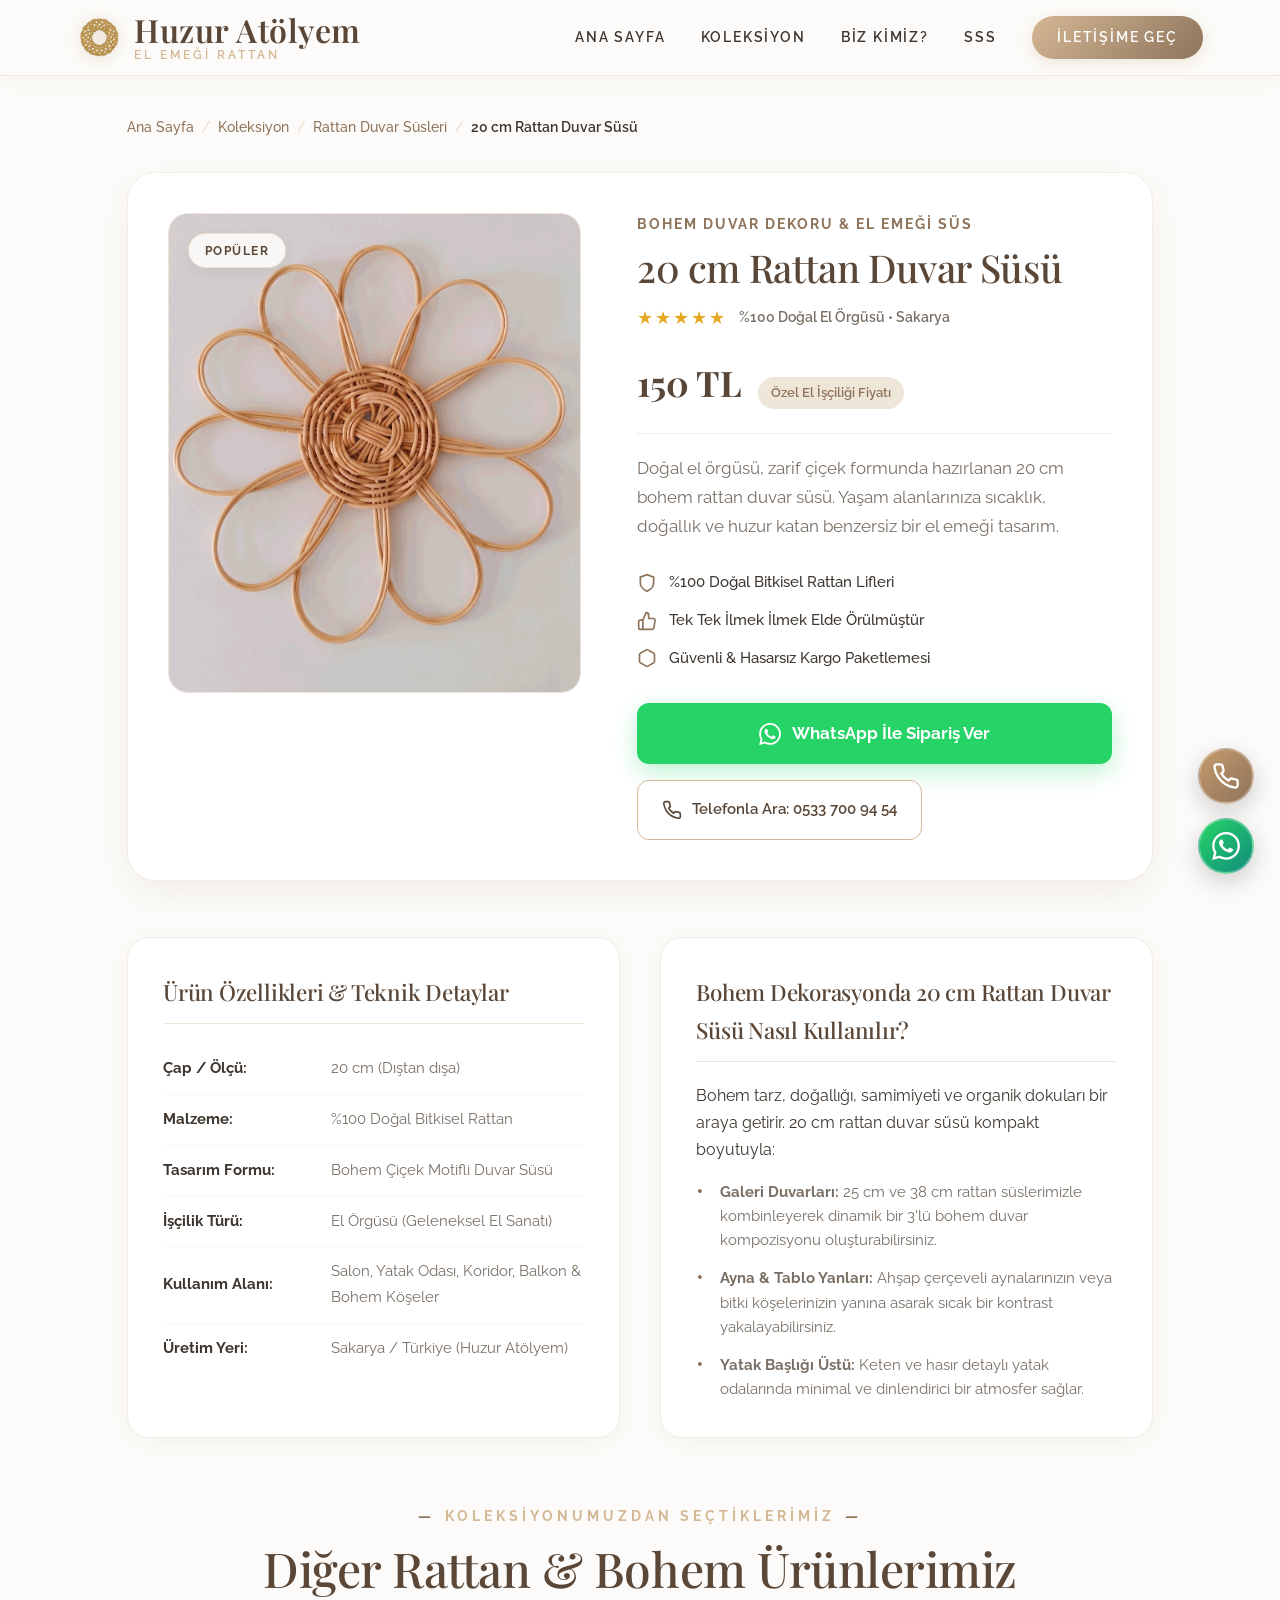
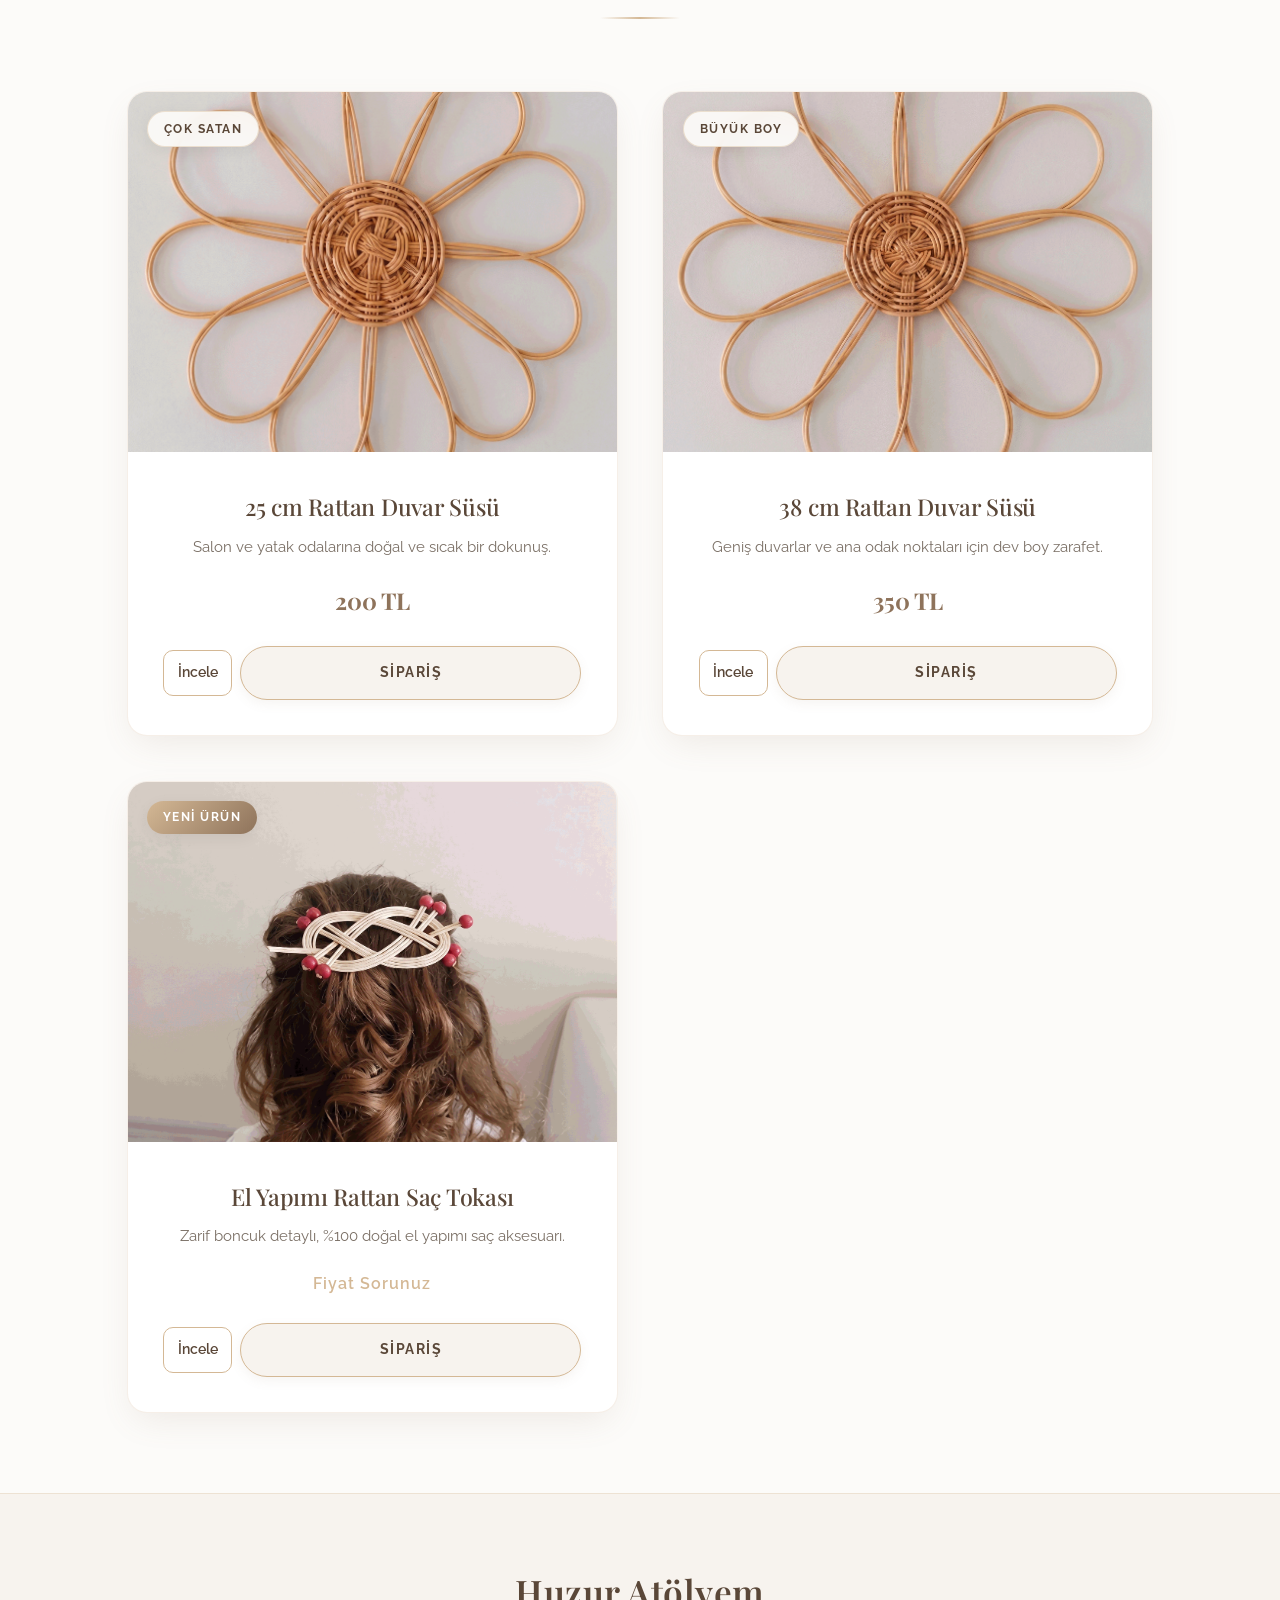
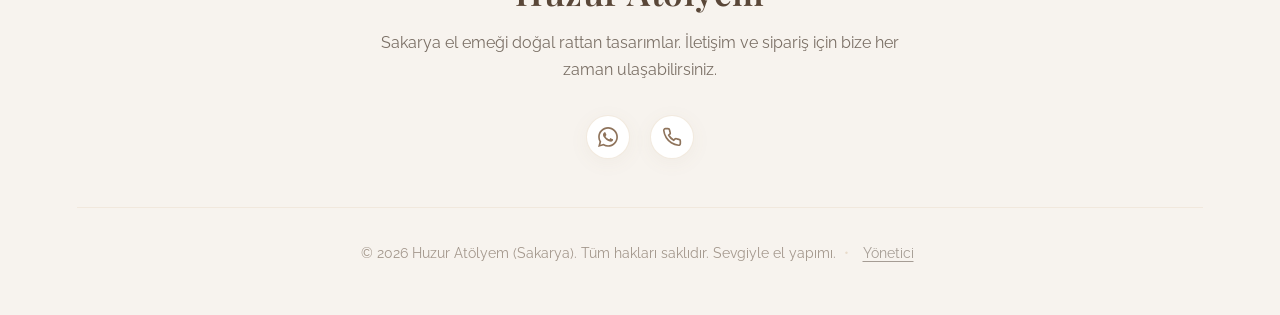
<file: urun-20-cm-rattan-duvar-susu.html>
<!DOCTYPE html>
<html lang="tr">
<head>
    <meta charset="UTF-8">
    <meta name="viewport" content="width=device-width, initial-scale=1.0">
    <title>20 cm Bohem Rattan Duvar Süsü | El Yapımı Doğal Rattan Süs - Huzur Atölyem</title>
    <meta name="description" content="Sakarya el emeği 20 cm doğal rattan duvar süsü. Bohem ev dekorasyonu, salon ve yatak odaları için %100 doğal el örgüsü çiçek formunda şık rattan süs.">
    <meta name="keywords" content="rattan duvar süsü, 20 cm rattan süs, bohem duvar süsü, el yapımı rattan süs, bohem dekorasyon, rattan aksesuar, sakarya rattan, doğal rattan">
    <meta name="author" content="Huzur Atölyem">
    <meta name="robots" content="index, follow, max-image-preview:large, max-snippet:-1">
    
    <!-- Open Graph SEO -->
    <meta property="og:title" content="20 cm Bohem Rattan Duvar Süsü | Huzur Atölyem">
    <meta property="og:description" content="%100 doğal el yapımı bohem rattan duvar süsü. Sakarya atölyemizden el emeği çiçek formunda dekoratif süs.">
    <meta property="og:image" content="https://huzuratolyem.com/foto_4.png">
    <meta property="og:type" content="product">
    <meta property="og:url" content="https://huzuratolyem.com/urun-20-cm-rattan-duvar-susu.html">
    <meta property="og:locale" content="tr_TR">

    <!-- Schema.org Product & Breadcrumb Data -->
    <script type="application/ld+json">
    {
      "@context": "https://schema.org/",
      "@type": "Product",
      "name": "20 cm Bohem Rattan Duvar Süsü",
      "image": [
        "https://huzuratolyem.com/foto_4.png"
      ],
      "description": "Sakarya el yapımı %100 doğal rattan liflerinden örülen 20 cm çapında bohem çiçek formunda dekoratif duvar süsü.",
      "sku": "HA-RDS-20",
      "brand": {
        "@type": "Brand",
        "name": "Huzur Atölyem"
      },
      "offers": {
        "@type": "Offer",
        "url": "https://huzuratolyem.com/urun-20-cm-rattan-duvar-susu.html",
        "priceCurrency": "TRY",
        "price": "150.00",
        "priceValidUntil": "2027-12-31",
        "availability": "https://schema.org/InStock",
        "itemCondition": "https://schema.org/NewCondition"
      },
      "category": "Home & Garden > Decor > Wall Decor > Rattan Duvar Süsü",
      "material": "%100 Doğal Rattan",
      "countryOfOrigin": "TR"
    }
    </script>

    <script type="application/ld+json">
    {
      "@context": "https://schema.org",
      "@type": "BreadcrumbList",
      "itemListElement": [
        {
          "@type": "ListItem",
          "position": 1,
          "name": "Ana Sayfa",
          "item": "https://huzuratolyem.com/"
        },
        {
          "@type": "ListItem",
          "position": 2,
          "name": "Tüm Ürünler",
          "item": "https://huzuratolyem.com/urunler.html"
        },
        {
          "@type": "ListItem",
          "position": 3,
          "name": "20 cm Rattan Duvar Süsü",
          "item": "https://huzuratolyem.com/urun-20-cm-rattan-duvar-susu.html"
        }
      ]
    }
    </script>

    <!-- Favicon -->
    <link rel="icon" type="image/png" href="favicon.png">
    <link rel="apple-touch-icon" href="favicon.png">

    <!-- Custom CSS -->
    <link rel="stylesheet" href="css/style.css">
</head>
<body class="product-detail-page">

    <!-- Navigation -->
    <nav class="navbar">
        <a href="index.html" class="logo-wrapper">
            <img src="favicon.png" alt="Huzur Atölyem Logo" class="logo-img">
            <div class="logo">
                Huzur Atölyem
                <span>El Emeği Rattan</span>
            </div>
        </a>
        
        <div class="nav-links">
            <a href="index.html">Ana Sayfa</a>
            <a href="urunler.html">Koleksiyon</a>
            <a href="biz-kimiz.html">Biz Kimiz?</a>
            <a href="index.html#sss">SSS</a>
            <a href="#iletisim" class="btn-contact">İletişime Geç</a>
        </div>

        <div class="hamburger">
            <span></span>
            <span></span>
            <span></span>
        </div>
    </nav>

    <!-- Main Content -->
    <main class="product-detail-main">
        <div class="product-detail-container">
            
            <!-- Breadcrumbs -->
            <div class="breadcrumbs">
                <a href="index.html">Ana Sayfa</a>
                <span class="bc-sep">/</span>
                <a href="urunler.html">Koleksiyon</a>
                <span class="bc-sep">/</span>
                <a href="urunler.html?cat=duvar-susu">Rattan Duvar Süsleri</a>
                <span class="bc-sep">/</span>
                <span class="bc-current">20 cm Rattan Duvar Süsü</span>
            </div>

            <!-- Product Showcase Grid -->
            <div class="product-showcase-grid">
                <!-- Gallery Column -->
                <div class="product-gallery-col">
                    <div class="main-image-wrap">
                        <span class="product-badge populer">Popüler</span>
                        <img src="./foto_4.png" alt="20 cm Bohem El Yapımı Rattan Duvar Süsü Sakarya" id="mainProductImg">
                    </div>
                </div>

                <!-- Info Column -->
                <div class="product-info-col">
                    <span class="product-subcat">Bohem Duvar Dekoru & El Emeği Süs</span>
                    <h1 class="product-main-title">20 cm Rattan Duvar Süsü</h1>
                    
                    <div class="product-rating-bar">
                        <div class="stars">★★★★★</div>
                        <span class="rating-text">%100 Doğal El Örgüsü • Sakarya</span>
                    </div>

                    <div class="product-price-section">
                        <span class="current-price">150 TL</span>
                        <span class="price-tax-badge">Özel El İşçiliği Fiyatı</span>
                    </div>

                    <p class="product-summary-desc">
                        Doğal el örgüsü, zarif çiçek formunda hazırlanan 20 cm bohem rattan duvar süsü. Yaşam alanlarınıza sıcaklık, doğallık ve huzur katan benzersiz bir el emeği tasarım.
                    </p>

                    <!-- Feature Highlights -->
                    <div class="product-key-points">
                        <div class="key-point">
                            <svg width="20" height="20" viewBox="0 0 24 24" fill="none" stroke="currentColor" stroke-width="2"><path d="M12 22s8-4 8-10V5l-8-3-8 3v7c0 6 8 10 8 10z"/></svg>
                            <span>%100 Doğal Bitkisel Rattan Lifleri</span>
                        </div>
                        <div class="key-point">
                            <svg width="20" height="20" viewBox="0 0 24 24" fill="none" stroke="currentColor" stroke-width="2"><path d="M14 9V5a3 3 0 0 0-3-3l-4 9v11h11.28a2 2 0 0 0 2-1.7l1.38-9a2 2 0 0 0-2-2.3zM7 22H4a2 2 0 0 1-2-2v-7a2 2 0 0 1 2-2h3"/></svg>
                            <span>Tek Tek İlmek İlmek Elde Örülmüştür</span>
                        </div>
                        <div class="key-point">
                            <svg width="20" height="20" viewBox="0 0 24 24" fill="none" stroke="currentColor" stroke-width="2"><path d="M21 16V8a2 2 0 0 0-1-1.73l-7-4a2 2 0 0 0-2 0l-7 4A2 2 0 0 0 3 8v8a2 2 0 0 0 1 1.73l7 4a2 2 0 0 0 2 0l7-4A2 2 0 0 0 21 16z"/></svg>
                            <span>Güvenli & Hasarsız Kargo Paketlemesi</span>
                        </div>
                    </div>

                    <!-- Direct Order CTAs -->
                    <div class="product-actions-group">
                        <a href="https://wa.me/905337009454?text=Merhaba,%2020%20cm%20Rattan%20Duvar%20Süsü%20(150%20TL)%20siparişi%20vermek%20istiyorum." target="_blank" class="btn-product-wa">
                            <svg width="22" height="22" viewBox="0 0 24 24" fill="currentColor"><path d="M.057 24l1.687-6.163c-1.041-1.804-1.588-3.849-1.587-5.946.003-6.556 5.338-11.891 11.893-11.891 3.181.001 6.167 1.24 8.413 3.488 2.245 2.248 3.481 5.236 3.48 8.414-.003 6.557-5.338 11.892-11.893 11.892-1.99-.001-3.951-.5-5.688-1.448l-6.305 1.654zm6.597-3.807c1.676.995 3.276 1.591 5.392 1.592 5.448 0 9.886-4.434 9.889-9.885.002-5.462-4.415-9.89-9.881-9.892-5.452 0-9.887 4.434-9.889 9.884-.001 2.225.651 3.891 1.746 5.634l-.999 3.648 3.742-.981zm11.387-5.464c-.074-.124-.272-.198-.57-.347-.297-.149-1.758-.868-2.031-.967-.272-.099-.47-.149-.669.149-.198.297-.768.967-.941 1.165-.173.198-.347.223-.644.074-.297-.149-1.255-.462-2.39-1.475-.883-.788-1.48-1.761-1.653-2.059-.173-.297-.018-.458.13-.606.134-.133.297-.347.446-.521.151-.172.2-.296.3-.495.099-.198.05-.372-.025-.521-.075-.148-.669-1.611-.916-2.206-.242-.579-.487-.501-.669-.51l-.57-.01c-.198 0-.52.074-.792.372s-1.04 1.016-1.04 2.479 1.065 2.876 1.213 3.074c.149.198 2.095 3.2 5.076 4.487.709.306 1.263.489 1.694.626.712.226 1.36.194 1.872.118.571-.085 1.758-.719 2.006-1.413.248-.695.248-1.29.173-1.414z"/></svg>
                            WhatsApp İle Sipariş Ver
                        </a>
                        <a href="tel:05337009454" class="btn-product-call">
                            <svg width="20" height="20" viewBox="0 0 24 24" fill="none" stroke="currentColor" stroke-width="2"><path d="M22 16.92v3a2 2 0 0 1-2.18 2 19.79 19.79 0 0 1-8.63-3.07 19.5 19.5 0 0 1-6-6 19.79 19.79 0 0 1-3.07-8.67A2 2 0 0 1 4.11 2h3a2 2 0 0 1 2 1.72 12.84 12.84 0 0 0 .7 2.81 2 2 0 0 1-.45 2.11L8.09 9.91a16 16 0 0 0 6 6l1.27-1.27a2 2 0 0 1 2.11-.45 12.84 12.84 0 0 0 2.81.7A2 2 0 0 1 22 16.92z"/></svg>
                            Telefonla Ara: 0533 700 94 54
                        </a>
                    </div>
                </div>
            </div>

            <!-- Detailed Specifications & Bohemian Decor Guide -->
            <div class="product-details-content">
                <div class="details-section">
                    <h2>Ürün Özellikleri & Teknik Detaylar</h2>
                    <table class="specs-table">
                        <tr>
                            <td><strong>Çap / Ölçü:</strong></td>
                            <td>20 cm (Dıştan dışa)</td>
                        </tr>
                        <tr>
                            <td><strong>Malzeme:</strong></td>
                            <td>%100 Doğal Bitkisel Rattan</td>
                        </tr>
                        <tr>
                            <td><strong>Tasarım Formu:</strong></td>
                            <td>Bohem Çiçek Motifli Duvar Süsü</td>
                        </tr>
                        <tr>
                            <td><strong>İşçilik Türü:</strong></td>
                            <td>El Örgüsü (Geleneksel El Sanatı)</td>
                        </tr>
                        <tr>
                            <td><strong>Kullanım Alanı:</strong></td>
                            <td>Salon, Yatak Odası, Koridor, Balkon & Bohem Köşeler</td>
                        </tr>
                        <tr>
                            <td><strong>Üretim Yeri:</strong></td>
                            <td>Sakarya / Türkiye (Huzur Atölyem)</td>
                        </tr>
                    </table>
                </div>

                <div class="details-section">
                    <h2>Bohem Dekorasyonda 20 cm Rattan Duvar Süsü Nasıl Kullanılır?</h2>
                    <p>
                        Bohem tarz, doğallığı, samimiyeti ve organik dokuları bir araya getirir. 20 cm rattan duvar süsü kompakt boyutuyla:
                    </p>
                    <ul class="bohem-tips-list">
                        <li><strong>Galeri Duvarları:</strong> 25 cm ve 38 cm rattan süslerimizle kombinleyerek dinamik bir 3'lü bohem duvar kompozisyonu oluşturabilirsiniz.</li>
                        <li><strong>Ayna & Tablo Yanları:</strong> Ahşap çerçeveli aynalarınızın veya bitki köşelerinizin yanına asarak sıcak bir kontrast yakalayabilirsiniz.</li>
                        <li><strong>Yatak Başlığı Üstü:</strong> Keten ve hasır detaylı yatak odalarında minimal ve dinlendirici bir atmosfer sağlar.</li>
                    </ul>
                </div>
            </div>

            <!-- Other Products from Workshop -->
            <div class="related-products-section">
                <div class="section-header">
                    <span class="section-subtitle">Koleksiyonumuzdan Seçtiklerimiz</span>
                    <h2 class="section-title">Diğer Rattan & Bohem Ürünlerimiz</h2>
                    <div class="divider"></div>
                </div>

                <div class="collection-grid">
                    <!-- 25 cm Duvar Süsü -->
                    <div class="product-card">
                        <span class="product-badge">Çok Satan</span>
                        <div class="product-image-wrap">
                            <img src="./foto_5.png" alt="25 cm Rattan Duvar Süsü" loading="lazy">
                        </div>
                        <div class="product-info">
                            <div>
                                <h3 class="product-title">25 cm Rattan Duvar Süsü</h3>
                                <p class="product-desc">Salon ve yatak odalarına doğal ve sıcak bir dokunuş.</p>
                            </div>
                            <div>
                                <div class="product-price-tag"><span class="product-price">200 TL</span></div>
                                <div class="card-btn-group">
                                    <a href="urun-25-cm-rattan-duvar-susu.html" class="btn-detail">İncele</a>
                                    <a href="https://wa.me/905337009454?text=Merhaba,%2025%20cm%20Rattan%20Duvar%20Süsü%20hakkında%20bilgi%20almak%20istiyorum." target="_blank" class="btn-whatsapp">Sipariş</a>
                                </div>
                            </div>
                        </div>
                    </div>

                    <!-- 38 cm Duvar Süsü -->
                    <div class="product-card">
                        <span class="product-badge">Büyük Boy</span>
                        <div class="product-image-wrap">
                            <img src="./foto_6.png" alt="38 cm Rattan Duvar Süsü" loading="lazy">
                        </div>
                        <div class="product-info">
                            <div>
                                <h3 class="product-title">38 cm Rattan Duvar Süsü</h3>
                                <p class="product-desc">Geniş duvarlar ve ana odak noktaları için dev boy zarafet.</p>
                            </div>
                            <div>
                                <div class="product-price-tag"><span class="product-price">350 TL</span></div>
                                <div class="card-btn-group">
                                    <a href="urun-38-cm-rattan-duvar-susu.html" class="btn-detail">İncele</a>
                                    <a href="https://wa.me/905337009454?text=Merhaba,%2038%20cm%20Rattan%20Duvar%20Süsü%20hakkında%20bilgi%20almak%20istiyorum." target="_blank" class="btn-whatsapp">Sipariş</a>
                                </div>
                            </div>
                        </div>
                    </div>

                    <!-- Saç Tokası -->
                    <div class="product-card">
                        <span class="product-badge new">Yeni Ürün</span>
                        <div class="product-image-wrap">
                            <img src="./foto_1.png" alt="Rattan Saç Tokası" loading="lazy">
                        </div>
                        <div class="product-info">
                            <div>
                                <h3 class="product-title">El Yapımı Rattan Saç Tokası</h3>
                                <p class="product-desc">Zarif boncuk detaylı, %100 doğal el yapımı saç aksesuarı.</p>
                            </div>
                            <div>
                                <div class="product-price-tag"><span class="price-ask">Fiyat Sorunuz</span></div>
                                <div class="card-btn-group">
                                    <a href="urun-rattan-sac-tokasi.html" class="btn-detail">İncele</a>
                                    <a href="https://wa.me/905337009454?text=Merhaba,%20Rattan%20Saç%20Tokası%20hakkında%20bilgi%20almak%20istiyorum." target="_blank" class="btn-whatsapp">Sipariş</a>
                                </div>
                            </div>
                        </div>
                    </div>
                </div>
            </div>

        </div>
    </main>

    <!-- Footer -->
    <footer id="iletisim">
        <a href="index.html" class="logo">Huzur Atölyem</a>
        <p>Sakarya el emeği doğal rattan tasarımlar. İletişim ve sipariş için bize her zaman ulaşabilirsiniz.</p>
        
        <div class="footer-social">
            <a href="https://wa.me/905337009454" target="_blank" aria-label="WhatsApp">
                <svg width="20" height="20" viewBox="0 0 24 24" fill="currentColor"><path d="M.057 24l1.687-6.163c-1.041-1.804-1.588-3.849-1.587-5.946.003-6.556 5.338-11.891 11.893-11.891 3.181.001 6.167 1.24 8.413 3.488 2.245 2.248 3.481 5.236 3.48 8.414-.003 6.557-5.338 11.892-11.893 11.892-1.99-.001-3.951-.5-5.688-1.448l-6.305 1.654zm6.597-3.807c1.676.995 3.276 1.591 5.392 1.592 5.448 0 9.886-4.434 9.889-9.885.002-5.462-4.415-9.89-9.881-9.892-5.452 0-9.887 4.434-9.889 9.884-.001 2.225.651 3.891 1.746 5.634l-.999 3.648 3.742-.981zm11.387-5.464c-.074-.124-.272-.198-.57-.347-.297-.149-1.758-.868-2.031-.967-.272-.099-.47-.149-.669.149-.198.297-.768.967-.941 1.165-.173.198-.347.223-.644.074-.297-.149-1.255-.462-2.39-1.475-.883-.788-1.48-1.761-1.653-2.059-.173-.297-.018-.458.13-.606.134-.133.297-.347.446-.521.151-.172.2-.296.3-.495.099-.198.05-.372-.025-.521-.075-.148-.669-1.611-.916-2.206-.242-.579-.487-.501-.669-.51l-.57-.01c-.198 0-.52.074-.792.372s-1.04 1.016-1.04 2.479 1.065 2.876 1.213 3.074c.149.198 2.095 3.2 5.076 4.487.709.306 1.263.489 1.694.626.712.226 1.36.194 1.872.118.571-.085 1.758-.719 2.006-1.413.248-.695.248-1.29.173-1.414z"/></svg>
            </a>
            <a href="tel:05337009454" aria-label="Telefon">
                <svg width="20" height="20" viewBox="0 0 24 24" fill="none" stroke="currentColor" stroke-width="2"><path d="M22 16.92v3a2 2 0 0 1-2.18 2 19.79 19.79 0 0 1-8.63-3.07 19.5 19.5 0 0 1-6-6 19.79 19.79 0 0 1-3.07-8.67A2 2 0 0 1 4.11 2h3a2 2 0 0 1 2 1.72 12.84 12.84 0 0 0 .7 2.81 2 2 0 0 1-.45 2.11L8.09 9.91a16 16 0 0 0 6 6l1.27-1.27a2 2 0 0 1 2.11-.45 12.84 12.84 0 0 0 2.81.7A2 2 0 0 1 22 16.92z"/></svg>
            </a>
        </div>

        <div class="footer-bottom">
            <span>© 2026 Huzur Atölyem (Sakarya). Tüm hakları saklıdır. Sevgiyle el yapımı.</span>
            <span class="footer-dot">•</span>
            <a href="index.html#admin" class="admin-trigger-btn">Yönetici</a>
        </div>
    </footer>

    <!-- Floating WhatsApp & Call Buttons -->
    <div class="floating-quick-actions">
        <a href="tel:05337009454" class="quick-action-btn btn-call" aria-label="Hemen Arayın">
            <svg viewBox="0 0 24 24" fill="none" stroke="currentColor" stroke-width="2"><path d="M22 16.92v3a2 2 0 0 1-2.18 2 19.79 19.79 0 0 1-8.63-3.07 19.5 19.5 0 0 1-6-6 19.79 19.79 0 0 1-3.07-8.67A2 2 0 0 1 4.11 2h3a2 2 0 0 1 2 1.72 12.84 12.84 0 0 0 .7 2.81 2 2 0 0 1-.45 2.11L8.09 9.91a16 16 0 0 0 6 6l1.27-1.27a2 2 0 0 1 2.11-.45 12.84 12.84 0 0 0 2.81.7A2 2 0 0 1 22 16.92z"/></svg>
        </a>
        <a href="https://wa.me/905337009454?text=Merhaba,%2020%20cm%20Rattan%20Duvar%20Süsü%20hakkında%20bilgi%20almak%20istiyorum." target="_blank" class="quick-action-btn btn-wp" aria-label="WhatsApp İle Yazın">
            <svg viewBox="0 0 24 24" fill="currentColor"><path d="M.057 24l1.687-6.163c-1.041-1.804-1.588-3.849-1.587-5.946.003-6.556 5.338-11.891 11.893-11.891 3.181.001 6.167 1.24 8.413 3.488 2.245 2.248 3.481 5.236 3.48 8.414-.003 6.557-5.338 11.892-11.893 11.892-1.99-.001-3.951-.5-5.688-1.448l-6.305 1.654zm6.597-3.807c1.676.995 3.276 1.591 5.392 1.592 5.448 0 9.886-4.434 9.889-9.885.002-5.462-4.415-9.89-9.881-9.892-5.452 0-9.887 4.434-9.889 9.884-.001 2.225.651 3.891 1.746 5.634l-.999 3.648 3.742-.981zm11.387-5.464c-.074-.124-.272-.198-.57-.347-.297-.149-1.758-.868-2.031-.967-.272-.099-.47-.149-.669.149-.198.297-.768.967-.941 1.165-.173.198-.347.223-.644.074-.297-.149-1.255-.462-2.39-1.475-.883-.788-1.48-1.761-1.653-2.059-.173-.297-.018-.458.13-.606.134-.133.297-.347.446-.521.151-.172.2-.296.3-.495.099-.198.05-.372-.025-.521-.075-.148-.669-1.611-.916-2.206-.242-.579-.487-.501-.669-.51l-.57-.01c-.198 0-.52.074-.792.372s-1.04 1.016-1.04 2.479 1.065 2.876 1.213 3.074c.149.198 2.095 3.2 5.076 4.487.709.306 1.263.489 1.694.626.712.226 1.36.194 1.872.118.571-.085 1.758-.719 2.006-1.413.248-.695.248-1.29.173-1.414z"/></svg>
        </a>
    </div>

    <!-- Scripts -->
    <script src="js/main.js"></script>
</body>
</html>
</file>
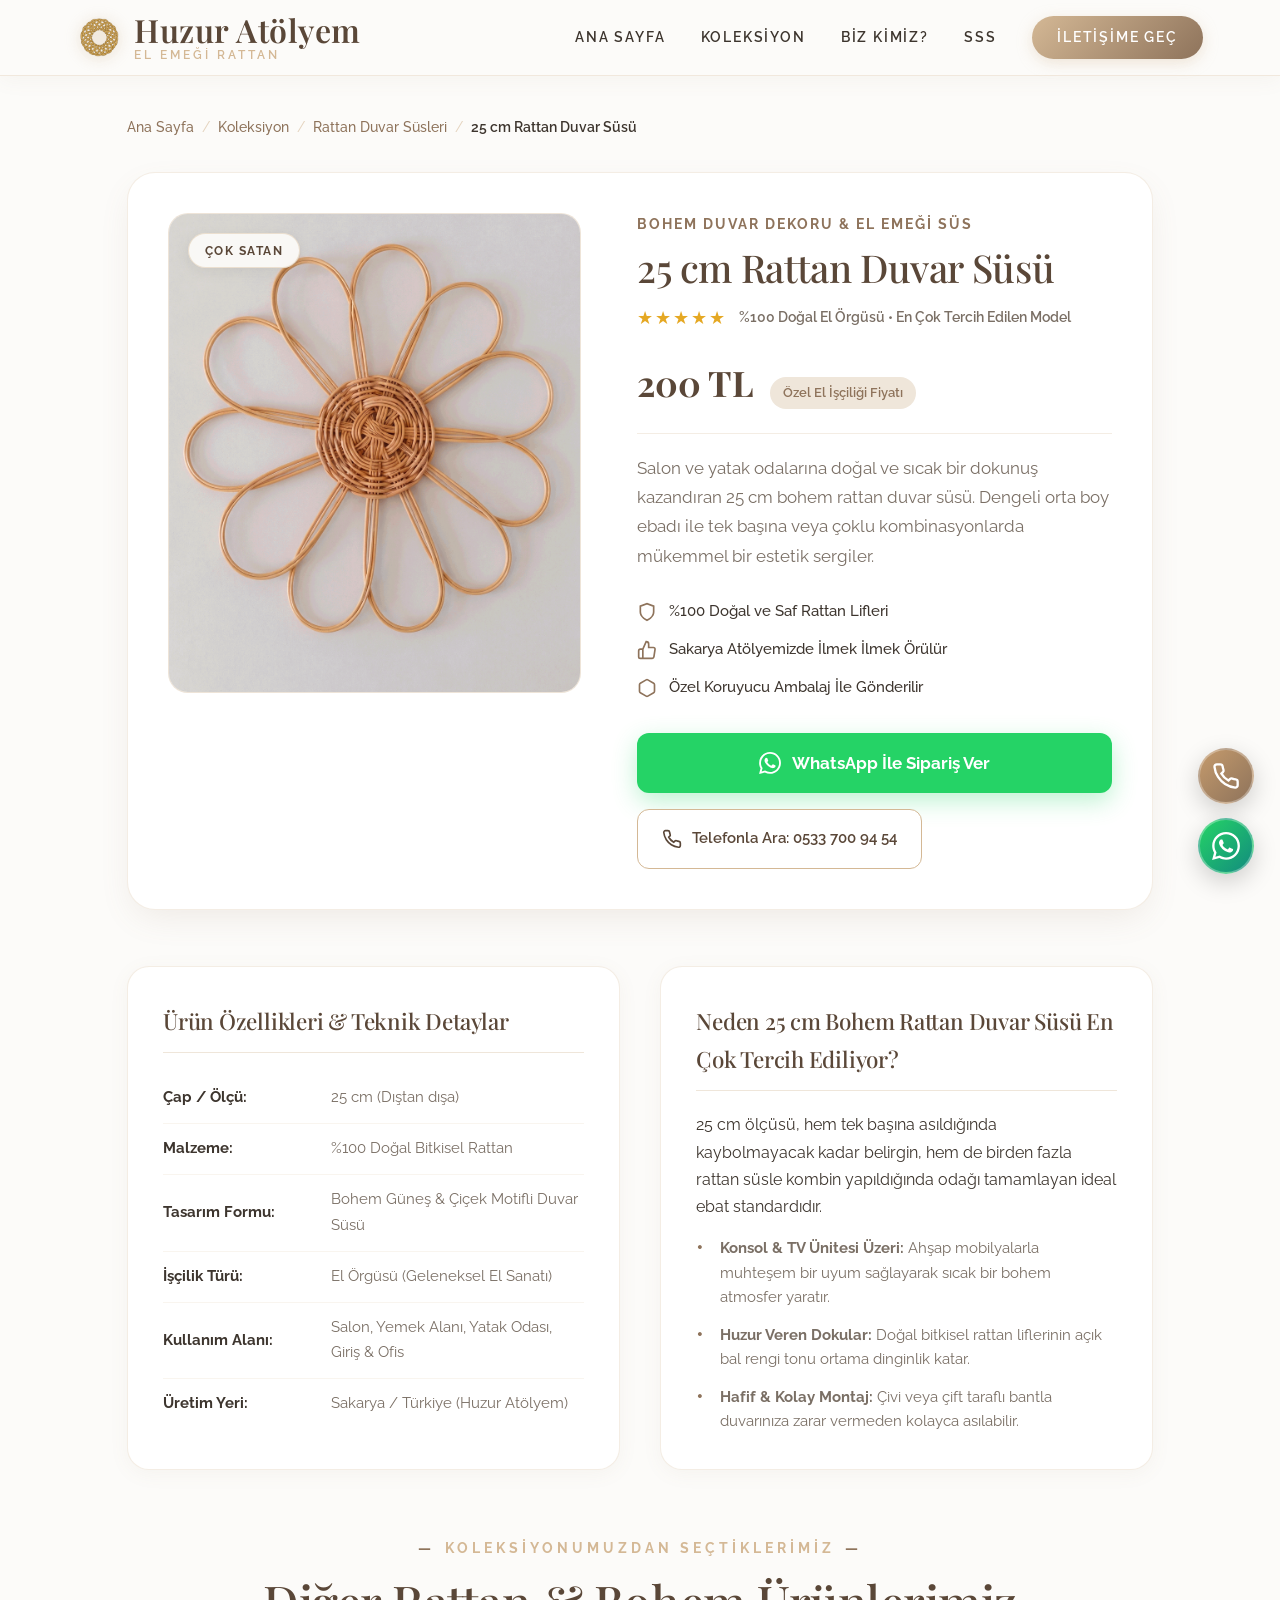
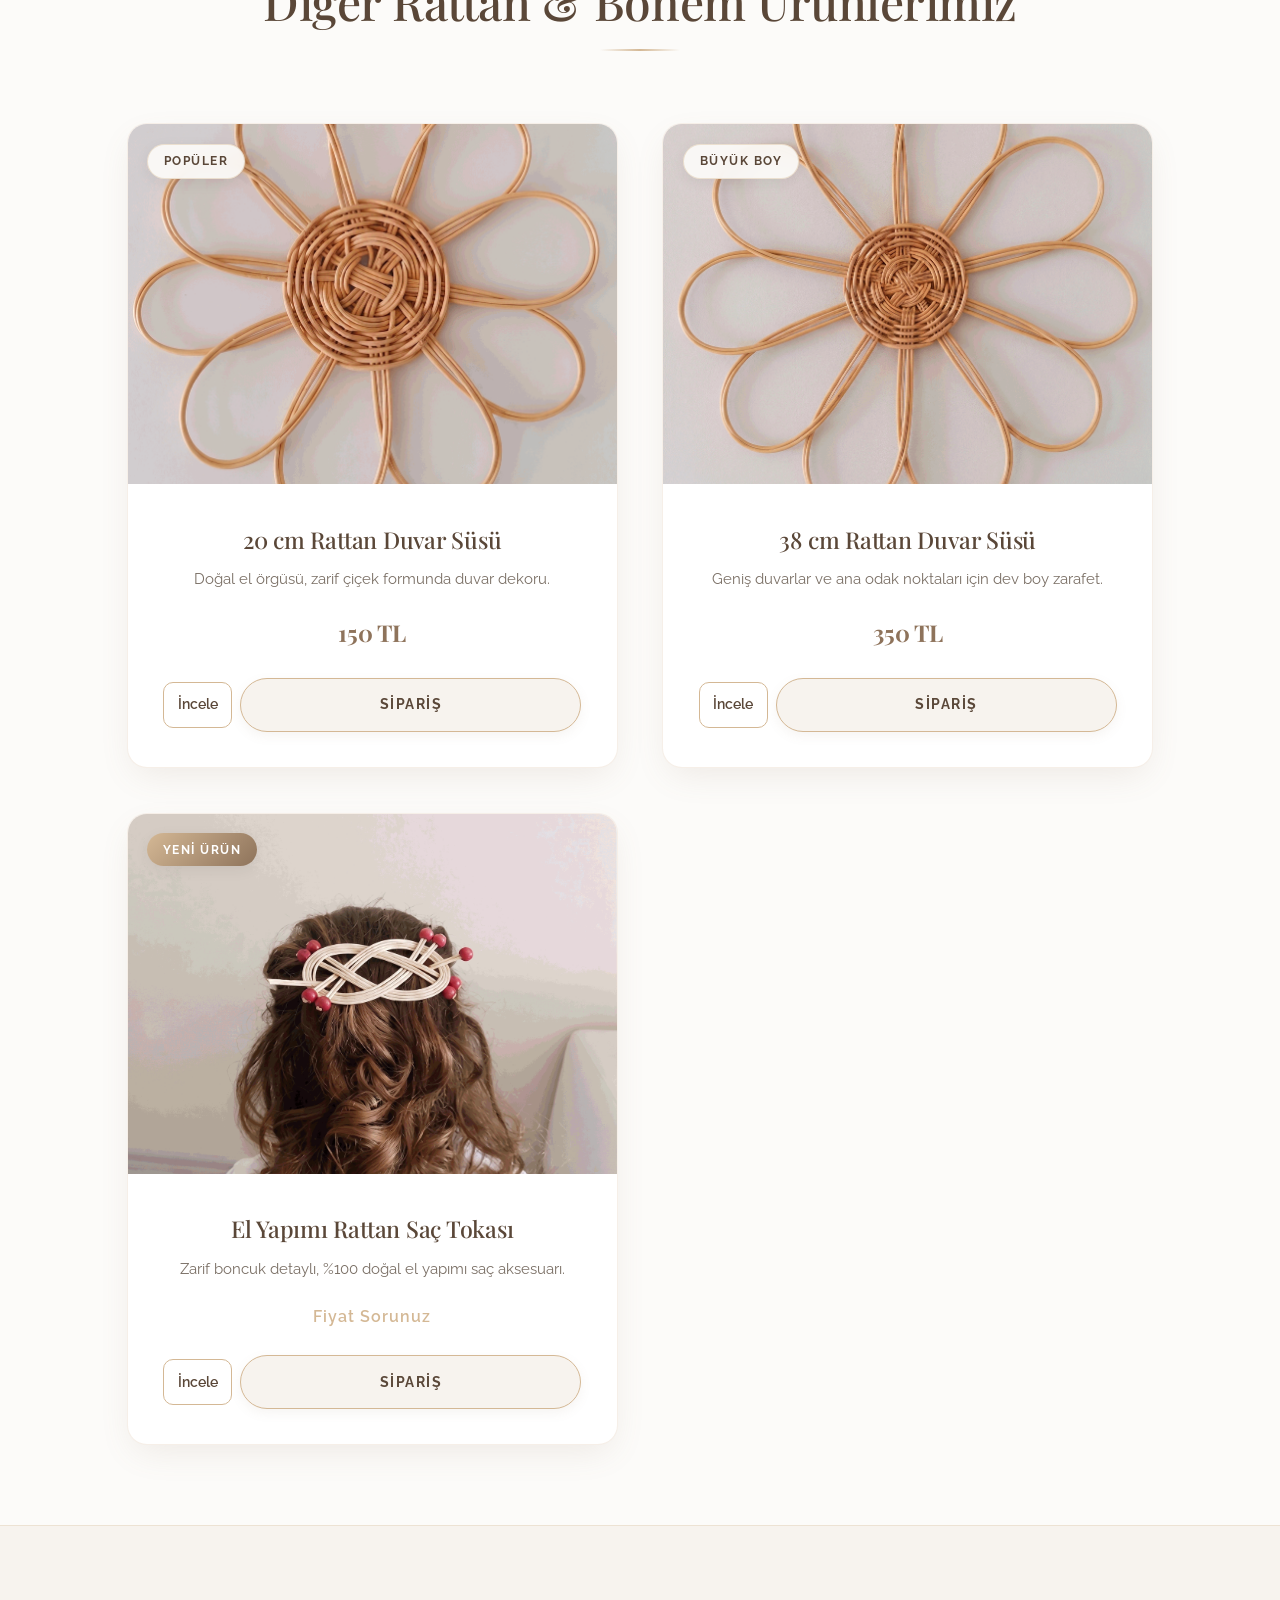
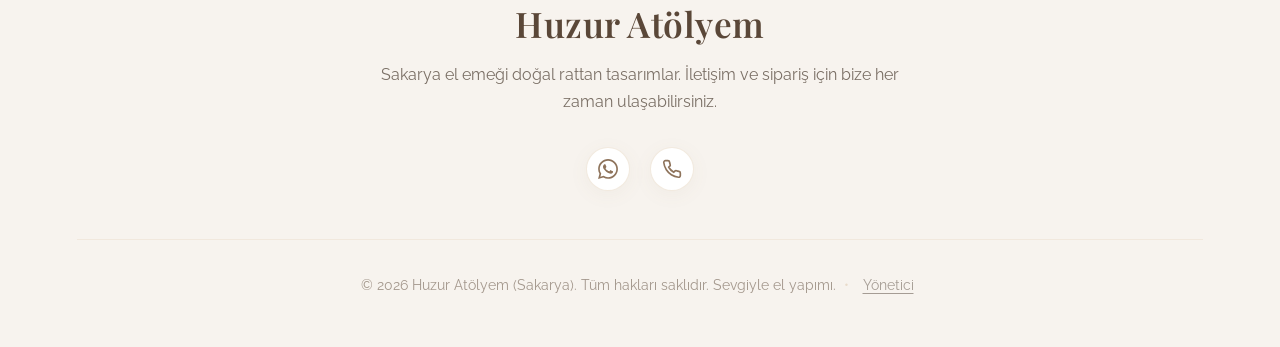
<file: urun-25-cm-rattan-duvar-susu.html>
<!DOCTYPE html>
<html lang="tr">
<head>
    <meta charset="UTF-8">
    <meta name="viewport" content="width=device-width, initial-scale=1.0">
    <title>25 cm Bohem Rattan Duvar Süsü | Çok Satan El Yapımı Rattan Süs - Huzur Atölyem</title>
    <meta name="description" content="Sakarya el yapımı 25 cm doğal rattan duvar süsü. Bohem salon ve yatak odası dekorasyonu için %100 doğal el örgüsü çiçek formunda benzersiz rattan süsler.">
    <meta name="keywords" content="rattan duvar süsü, 25 cm rattan süs, bohem duvar süsü, el yapımı rattan süs, bohem dekorasyon, rattan aksesuar, sakarya rattan, doğal rattan">
    <meta name="author" content="Huzur Atölyem">
    <meta name="robots" content="index, follow, max-image-preview:large, max-snippet:-1">
    
    <!-- Open Graph SEO -->
    <meta property="og:title" content="25 cm Bohem Rattan Duvar Süsü | Huzur Atölyem">
    <meta property="og:description" content="%100 doğal el yapımı bohem rattan duvar süsü. Sakarya atölyemizden el emeği çiçek formunda dekoratif süs.">
    <meta property="og:image" content="https://huzuratolyem.com/foto_5.png">
    <meta property="og:type" content="product">
    <meta property="og:url" content="https://huzuratolyem.com/urun-25-cm-rattan-duvar-susu.html">
    <meta property="og:locale" content="tr_TR">

    <!-- Schema.org Product & Breadcrumb Data -->
    <script type="application/ld+json">
    {
      "@context": "https://schema.org/",
      "@type": "Product",
      "name": "25 cm Bohem Rattan Duvar Süsü",
      "image": [
        "https://huzuratolyem.com/foto_5.png"
      ],
      "description": "Sakarya el yapımı %100 doğal rattan liflerinden örülen 25 cm çapında çok satan bohem çiçek formunda dekoratif duvar süsü.",
      "sku": "HA-RDS-25",
      "brand": {
        "@type": "Brand",
        "name": "Huzur Atölyem"
      },
      "offers": {
        "@type": "Offer",
        "url": "https://huzuratolyem.com/urun-25-cm-rattan-duvar-susu.html",
        "priceCurrency": "TRY",
        "price": "200.00",
        "priceValidUntil": "2027-12-31",
        "availability": "https://schema.org/InStock",
        "itemCondition": "https://schema.org/NewCondition"
      },
      "category": "Home & Garden > Decor > Wall Decor > Rattan Duvar Süsü",
      "material": "%100 Doğal Rattan",
      "countryOfOrigin": "TR"
    }
    </script>

    <script type="application/ld+json">
    {
      "@context": "https://schema.org",
      "@type": "BreadcrumbList",
      "itemListElement": [
        {
          "@type": "ListItem",
          "position": 1,
          "name": "Ana Sayfa",
          "item": "https://huzuratolyem.com/"
        },
        {
          "@type": "ListItem",
          "position": 2,
          "name": "Tüm Ürünler",
          "item": "https://huzuratolyem.com/urunler.html"
        },
        {
          "@type": "ListItem",
          "position": 3,
          "name": "25 cm Rattan Duvar Süsü",
          "item": "https://huzuratolyem.com/urun-25-cm-rattan-duvar-susu.html"
        }
      ]
    }
    </script>

    <!-- Favicon -->
    <link rel="icon" type="image/png" href="favicon.png">
    <link rel="apple-touch-icon" href="favicon.png">

    <!-- Custom CSS -->
    <link rel="stylesheet" href="css/style.css">
</head>
<body class="product-detail-page">

    <!-- Navigation -->
    <nav class="navbar">
        <a href="index.html" class="logo-wrapper">
            <img src="favicon.png" alt="Huzur Atölyem Logo" class="logo-img">
            <div class="logo">
                Huzur Atölyem
                <span>El Emeği Rattan</span>
            </div>
        </a>
        
        <div class="nav-links">
            <a href="index.html">Ana Sayfa</a>
            <a href="urunler.html">Koleksiyon</a>
            <a href="biz-kimiz.html">Biz Kimiz?</a>
            <a href="index.html#sss">SSS</a>
            <a href="#iletisim" class="btn-contact">İletişime Geç</a>
        </div>

        <div class="hamburger">
            <span></span>
            <span></span>
            <span></span>
        </div>
    </nav>

    <!-- Main Content -->
    <main class="product-detail-main">
        <div class="product-detail-container">
            
            <!-- Breadcrumbs -->
            <div class="breadcrumbs">
                <a href="index.html">Ana Sayfa</a>
                <span class="bc-sep">/</span>
                <a href="urunler.html">Koleksiyon</a>
                <span class="bc-sep">/</span>
                <a href="urunler.html?cat=duvar-susu">Rattan Duvar Süsleri</a>
                <span class="bc-sep">/</span>
                <span class="bc-current">25 cm Rattan Duvar Süsü</span>
            </div>

            <!-- Product Showcase Grid -->
            <div class="product-showcase-grid">
                <!-- Gallery Column -->
                <div class="product-gallery-col">
                    <div class="main-image-wrap">
                        <span class="product-badge cok-satan">Çok Satan</span>
                        <img src="./foto_5.png" alt="25 cm Bohem El Yapımı Rattan Duvar Süsü Sakarya" id="mainProductImg">
                    </div>
                </div>

                <!-- Info Column -->
                <div class="product-info-col">
                    <span class="product-subcat">Bohem Duvar Dekoru & El Emeği Süs</span>
                    <h1 class="product-main-title">25 cm Rattan Duvar Süsü</h1>
                    
                    <div class="product-rating-bar">
                        <div class="stars">★★★★★</div>
                        <span class="rating-text">%100 Doğal El Örgüsü • En Çok Tercih Edilen Model</span>
                    </div>

                    <div class="product-price-section">
                        <span class="current-price">200 TL</span>
                        <span class="price-tax-badge">Özel El İşçiliği Fiyatı</span>
                    </div>

                    <p class="product-summary-desc">
                        Salon ve yatak odalarına doğal ve sıcak bir dokunuş kazandıran 25 cm bohem rattan duvar süsü. Dengeli orta boy ebadı ile tek başına veya çoklu kombinasyonlarda mükemmel bir estetik sergiler.
                    </p>

                    <!-- Feature Highlights -->
                    <div class="product-key-points">
                        <div class="key-point">
                            <svg width="20" height="20" viewBox="0 0 24 24" fill="none" stroke="currentColor" stroke-width="2"><path d="M12 22s8-4 8-10V5l-8-3-8 3v7c0 6 8 10 8 10z"/></svg>
                            <span>%100 Doğal ve Saf Rattan Lifleri</span>
                        </div>
                        <div class="key-point">
                            <svg width="20" height="20" viewBox="0 0 24 24" fill="none" stroke="currentColor" stroke-width="2"><path d="M14 9V5a3 3 0 0 0-3-3l-4 9v11h11.28a2 2 0 0 0 2-1.7l1.38-9a2 2 0 0 0-2-2.3zM7 22H4a2 2 0 0 1-2-2v-7a2 2 0 0 1 2-2h3"/></svg>
                            <span>Sakarya Atölyemizde İlmek İlmek Örülür</span>
                        </div>
                        <div class="key-point">
                            <svg width="20" height="20" viewBox="0 0 24 24" fill="none" stroke="currentColor" stroke-width="2"><path d="M21 16V8a2 2 0 0 0-1-1.73l-7-4a2 2 0 0 0-2 0l-7 4A2 2 0 0 0 3 8v8a2 2 0 0 0 1 1.73l7 4a2 2 0 0 0 2 0l7-4A2 2 0 0 0 21 16z"/></svg>
                            <span>Özel Koruyucu Ambalaj İle Gönderilir</span>
                        </div>
                    </div>

                    <!-- Direct Order CTAs -->
                    <div class="product-actions-group">
                        <a href="https://wa.me/905337009454?text=Merhaba,%2025%20cm%20Rattan%20Duvar%20Süsü%20(200%20TL)%20siparişi%20vermek%20istiyorum." target="_blank" class="btn-product-wa">
                            <svg width="22" height="22" viewBox="0 0 24 24" fill="currentColor"><path d="M.057 24l1.687-6.163c-1.041-1.804-1.588-3.849-1.587-5.946.003-6.556 5.338-11.891 11.893-11.891 3.181.001 6.167 1.24 8.413 3.488 2.245 2.248 3.481 5.236 3.48 8.414-.003 6.557-5.338 11.892-11.893 11.892-1.99-.001-3.951-.5-5.688-1.448l-6.305 1.654zm6.597-3.807c1.676.995 3.276 1.591 5.392 1.592 5.448 0 9.886-4.434 9.889-9.885.002-5.462-4.415-9.89-9.881-9.892-5.452 0-9.887 4.434-9.889 9.884-.001 2.225.651 3.891 1.746 5.634l-.999 3.648 3.742-.981zm11.387-5.464c-.074-.124-.272-.198-.57-.347-.297-.149-1.758-.868-2.031-.967-.272-.099-.47-.149-.669.149-.198.297-.768.967-.941 1.165-.173.198-.347.223-.644.074-.297-.149-1.255-.462-2.39-1.475-.883-.788-1.48-1.761-1.653-2.059-.173-.297-.018-.458.13-.606.134-.133.297-.347.446-.521.151-.172.2-.296.3-.495.099-.198.05-.372-.025-.521-.075-.148-.669-1.611-.916-2.206-.242-.579-.487-.501-.669-.51l-.57-.01c-.198 0-.52.074-.792.372s-1.04 1.016-1.04 2.479 1.065 2.876 1.213 3.074c.149.198 2.095 3.2 5.076 4.487.709.306 1.263.489 1.694.626.712.226 1.36.194 1.872.118.571-.085 1.758-.719 2.006-1.413.248-.695.248-1.29.173-1.414z"/></svg>
                            WhatsApp İle Sipariş Ver
                        </a>
                        <a href="tel:05337009454" class="btn-product-call">
                            <svg width="20" height="20" viewBox="0 0 24 24" fill="none" stroke="currentColor" stroke-width="2"><path d="M22 16.92v3a2 2 0 0 1-2.18 2 19.79 19.79 0 0 1-8.63-3.07 19.5 19.5 0 0 1-6-6 19.79 19.79 0 0 1-3.07-8.67A2 2 0 0 1 4.11 2h3a2 2 0 0 1 2 1.72 12.84 12.84 0 0 0 .7 2.81 2 2 0 0 1-.45 2.11L8.09 9.91a16 16 0 0 0 6 6l1.27-1.27a2 2 0 0 1 2.11-.45 12.84 12.84 0 0 0 2.81.7A2 2 0 0 1 22 16.92z"/></svg>
                            Telefonla Ara: 0533 700 94 54
                        </a>
                    </div>
                </div>
            </div>

            <!-- Detailed Specifications & Bohemian Decor Guide -->
            <div class="product-details-content">
                <div class="details-section">
                    <h2>Ürün Özellikleri & Teknik Detaylar</h2>
                    <table class="specs-table">
                        <tr>
                            <td><strong>Çap / Ölçü:</strong></td>
                            <td>25 cm (Dıştan dışa)</td>
                        </tr>
                        <tr>
                            <td><strong>Malzeme:</strong></td>
                            <td>%100 Doğal Bitkisel Rattan</td>
                        </tr>
                        <tr>
                            <td><strong>Tasarım Formu:</strong></td>
                            <td>Bohem Güneş & Çiçek Motifli Duvar Süsü</td>
                        </tr>
                        <tr>
                            <td><strong>İşçilik Türü:</strong></td>
                            <td>El Örgüsü (Geleneksel El Sanatı)</td>
                        </tr>
                        <tr>
                            <td><strong>Kullanım Alanı:</strong></td>
                            <td>Salon, Yemek Alanı, Yatak Odası, Giriş & Ofis</td>
                        </tr>
                        <tr>
                            <td><strong>Üretim Yeri:</strong></td>
                            <td>Sakarya / Türkiye (Huzur Atölyem)</td>
                        </tr>
                    </table>
                </div>

                <div class="details-section">
                    <h2>Neden 25 cm Bohem Rattan Duvar Süsü En Çok Tercih Ediliyor?</h2>
                    <p>
                        25 cm ölçüsü, hem tek başına asıldığında kaybolmayacak kadar belirgin, hem de birden fazla rattan süsle kombin yapıldığında odağı tamamlayan ideal ebat standardıdır.
                    </p>
                    <ul class="bohem-tips-list">
                        <li><strong>Konsol & TV Ünitesi Üzeri:</strong> Ahşap mobilyalarla muhteşem bir uyum sağlayarak sıcak bir bohem atmosfer yaratır.</li>
                        <li><strong>Huzur Veren Dokular:</strong> Doğal bitkisel rattan liflerinin açık bal rengi tonu ortama dinginlik katar.</li>
                        <li><strong>Hafif & Kolay Montaj:</strong> Çivi veya çift taraflı bantla duvarınıza zarar vermeden kolayca asılabilir.</li>
                    </ul>
                </div>
            </div>

            <!-- Other Products from Workshop -->
            <div class="related-products-section">
                <div class="section-header">
                    <span class="section-subtitle">Koleksiyonumuzdan Seçtiklerimiz</span>
                    <h2 class="section-title">Diğer Rattan & Bohem Ürünlerimiz</h2>
                    <div class="divider"></div>
                </div>

                <div class="collection-grid">
                    <!-- 20 cm Duvar Süsü -->
                    <div class="product-card">
                        <span class="product-badge populer">Popüler</span>
                        <div class="product-image-wrap">
                            <img src="./foto_4.png" alt="20 cm Rattan Duvar Süsü" loading="lazy">
                        </div>
                        <div class="product-info">
                            <div>
                                <h3 class="product-title">20 cm Rattan Duvar Süsü</h3>
                                <p class="product-desc">Doğal el örgüsü, zarif çiçek formunda duvar dekoru.</p>
                            </div>
                            <div>
                                <div class="product-price-tag"><span class="product-price">150 TL</span></div>
                                <div class="card-btn-group">
                                    <a href="urun-20-cm-rattan-duvar-susu.html" class="btn-detail">İncele</a>
                                    <a href="https://wa.me/905337009454?text=Merhaba,%2020%20cm%20Rattan%20Duvar%20Süsü%20hakkında%20bilgi%20almak%20istiyorum." target="_blank" class="btn-whatsapp">Sipariş</a>
                                </div>
                            </div>
                        </div>
                    </div>

                    <!-- 38 cm Duvar Süsü -->
                    <div class="product-card">
                        <span class="product-badge">Büyük Boy</span>
                        <div class="product-image-wrap">
                            <img src="./foto_6.png" alt="38 cm Rattan Duvar Süsü" loading="lazy">
                        </div>
                        <div class="product-info">
                            <div>
                                <h3 class="product-title">38 cm Rattan Duvar Süsü</h3>
                                <p class="product-desc">Geniş duvarlar ve ana odak noktaları için dev boy zarafet.</p>
                            </div>
                            <div>
                                <div class="product-price-tag"><span class="product-price">350 TL</span></div>
                                <div class="card-btn-group">
                                    <a href="urun-38-cm-rattan-duvar-susu.html" class="btn-detail">İncele</a>
                                    <a href="https://wa.me/905337009454?text=Merhaba,%2038%20cm%20Rattan%20Duvar%20Süsü%20hakkında%20bilgi%20almak%20istiyorum." target="_blank" class="btn-whatsapp">Sipariş</a>
                                </div>
                            </div>
                        </div>
                    </div>

                    <!-- Saç Tokası -->
                    <div class="product-card">
                        <span class="product-badge new">Yeni Ürün</span>
                        <div class="product-image-wrap">
                            <img src="./foto_1.png" alt="Rattan Saç Tokası" loading="lazy">
                        </div>
                        <div class="product-info">
                            <div>
                                <h3 class="product-title">El Yapımı Rattan Saç Tokası</h3>
                                <p class="product-desc">Zarif boncuk detaylı, %100 doğal el yapımı saç aksesuarı.</p>
                            </div>
                            <div>
                                <div class="product-price-tag"><span class="price-ask">Fiyat Sorunuz</span></div>
                                <div class="card-btn-group">
                                    <a href="urun-rattan-sac-tokasi.html" class="btn-detail">İncele</a>
                                    <a href="https://wa.me/905337009454?text=Merhaba,%20Rattan%20Saç%20Tokası%20hakkında%20bilgi%20almak%20istiyorum." target="_blank" class="btn-whatsapp">Sipariş</a>
                                </div>
                            </div>
                        </div>
                    </div>
                </div>
            </div>

        </div>
    </main>

    <!-- Footer -->
    <footer id="iletisim">
        <a href="index.html" class="logo">Huzur Atölyem</a>
        <p>Sakarya el emeği doğal rattan tasarımlar. İletişim ve sipariş için bize her zaman ulaşabilirsiniz.</p>
        
        <div class="footer-social">
            <a href="https://wa.me/905337009454" target="_blank" aria-label="WhatsApp">
                <svg width="20" height="20" viewBox="0 0 24 24" fill="currentColor"><path d="M.057 24l1.687-6.163c-1.041-1.804-1.588-3.849-1.587-5.946.003-6.556 5.338-11.891 11.893-11.891 3.181.001 6.167 1.24 8.413 3.488 2.245 2.248 3.481 5.236 3.48 8.414-.003 6.557-5.338 11.892-11.893 11.892-1.99-.001-3.951-.5-5.688-1.448l-6.305 1.654zm6.597-3.807c1.676.995 3.276 1.591 5.392 1.592 5.448 0 9.886-4.434 9.889-9.885.002-5.462-4.415-9.89-9.881-9.892-5.452 0-9.887 4.434-9.889 9.884-.001 2.225.651 3.891 1.746 5.634l-.999 3.648 3.742-.981zm11.387-5.464c-.074-.124-.272-.198-.57-.347-.297-.149-1.758-.868-2.031-.967-.272-.099-.47-.149-.669.149-.198.297-.768.967-.941 1.165-.173.198-.347.223-.644.074-.297-.149-1.255-.462-2.39-1.475-.883-.788-1.48-1.761-1.653-2.059-.173-.297-.018-.458.13-.606.134-.133.297-.347.446-.521.151-.172.2-.296.3-.495.099-.198.05-.372-.025-.521-.075-.148-.669-1.611-.916-2.206-.242-.579-.487-.501-.669-.51l-.57-.01c-.198 0-.52.074-.792.372s-1.04 1.016-1.04 2.479 1.065 2.876 1.213 3.074c.149.198 2.095 3.2 5.076 4.487.709.306 1.263.489 1.694.626.712.226 1.36.194 1.872.118.571-.085 1.758-.719 2.006-1.413.248-.695.248-1.29.173-1.414z"/></svg>
            </a>
            <a href="tel:05337009454" aria-label="Telefon">
                <svg width="20" height="20" viewBox="0 0 24 24" fill="none" stroke="currentColor" stroke-width="2"><path d="M22 16.92v3a2 2 0 0 1-2.18 2 19.79 19.79 0 0 1-8.63-3.07 19.5 19.5 0 0 1-6-6 19.79 19.79 0 0 1-3.07-8.67A2 2 0 0 1 4.11 2h3a2 2 0 0 1 2 1.72 12.84 12.84 0 0 0 .7 2.81 2 2 0 0 1-.45 2.11L8.09 9.91a16 16 0 0 0 6 6l1.27-1.27a2 2 0 0 1 2.11-.45 12.84 12.84 0 0 0 2.81.7A2 2 0 0 1 22 16.92z"/></svg>
            </a>
        </div>

        <div class="footer-bottom">
            <span>© 2026 Huzur Atölyem (Sakarya). Tüm hakları saklıdır. Sevgiyle el yapımı.</span>
            <span class="footer-dot">•</span>
            <a href="index.html#admin" class="admin-trigger-btn">Yönetici</a>
        </div>
    </footer>

    <!-- Floating WhatsApp & Call Buttons -->
    <div class="floating-quick-actions">
        <a href="tel:05337009454" class="quick-action-btn btn-call" aria-label="Hemen Arayın">
            <svg viewBox="0 0 24 24" fill="none" stroke="currentColor" stroke-width="2"><path d="M22 16.92v3a2 2 0 0 1-2.18 2 19.79 19.79 0 0 1-8.63-3.07 19.5 19.5 0 0 1-6-6 19.79 19.79 0 0 1-3.07-8.67A2 2 0 0 1 4.11 2h3a2 2 0 0 1 2 1.72 12.84 12.84 0 0 0 .7 2.81 2 2 0 0 1-.45 2.11L8.09 9.91a16 16 0 0 0 6 6l1.27-1.27a2 2 0 0 1 2.11-.45 12.84 12.84 0 0 0 2.81.7A2 2 0 0 1 22 16.92z"/></svg>
        </a>
        <a href="https://wa.me/905337009454?text=Merhaba,%2025%20cm%20Rattan%20Duvar%20Süsü%20hakkında%20bilgi%20almak%20istiyorum." target="_blank" class="quick-action-btn btn-wp" aria-label="WhatsApp İle Yazın">
            <svg viewBox="0 0 24 24" fill="currentColor"><path d="M.057 24l1.687-6.163c-1.041-1.804-1.588-3.849-1.587-5.946.003-6.556 5.338-11.891 11.893-11.891 3.181.001 6.167 1.24 8.413 3.488 2.245 2.248 3.481 5.236 3.48 8.414-.003 6.557-5.338 11.892-11.893 11.892-1.99-.001-3.951-.5-5.688-1.448l-6.305 1.654zm6.597-3.807c1.676.995 3.276 1.591 5.392 1.592 5.448 0 9.886-4.434 9.889-9.885.002-5.462-4.415-9.89-9.881-9.892-5.452 0-9.887 4.434-9.889 9.884-.001 2.225.651 3.891 1.746 5.634l-.999 3.648 3.742-.981zm11.387-5.464c-.074-.124-.272-.198-.57-.347-.297-.149-1.758-.868-2.031-.967-.272-.099-.47-.149-.669.149-.198.297-.768.967-.941 1.165-.173.198-.347.223-.644.074-.297-.149-1.255-.462-2.39-1.475-.883-.788-1.48-1.761-1.653-2.059-.173-.297-.018-.458.13-.606.134-.133.297-.347.446-.521.151-.172.2-.296.3-.495.099-.198.05-.372-.025-.521-.075-.148-.669-1.611-.916-2.206-.242-.579-.487-.501-.669-.51l-.57-.01c-.198 0-.52.074-.792.372s-1.04 1.016-1.04 2.479 1.065 2.876 1.213 3.074c.149.198 2.095 3.2 5.076 4.487.709.306 1.263.489 1.694.626.712.226 1.36.194 1.872.118.571-.085 1.758-.719 2.006-1.413.248-.695.248-1.29.173-1.414z"/></svg>
        </a>
    </div>

    <!-- Scripts -->
    <script src="js/main.js"></script>
</body>
</html>
</file>
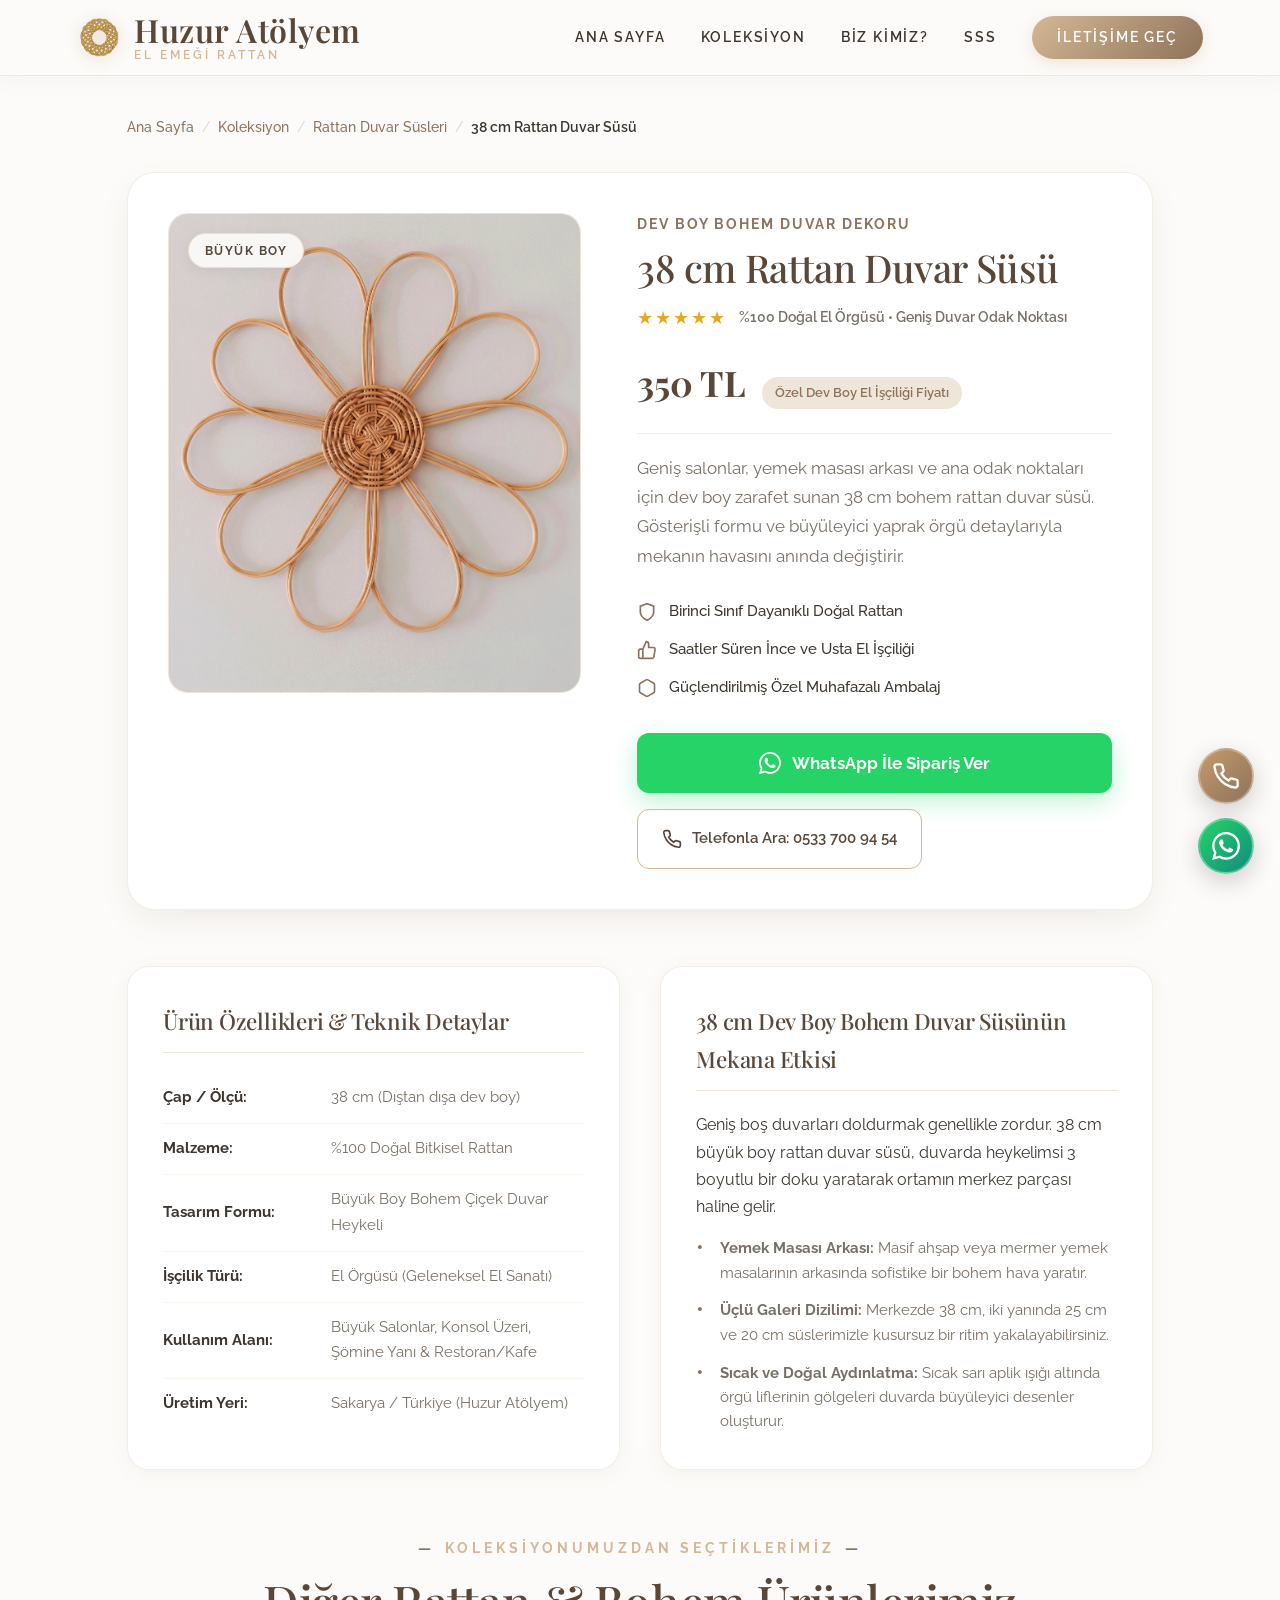
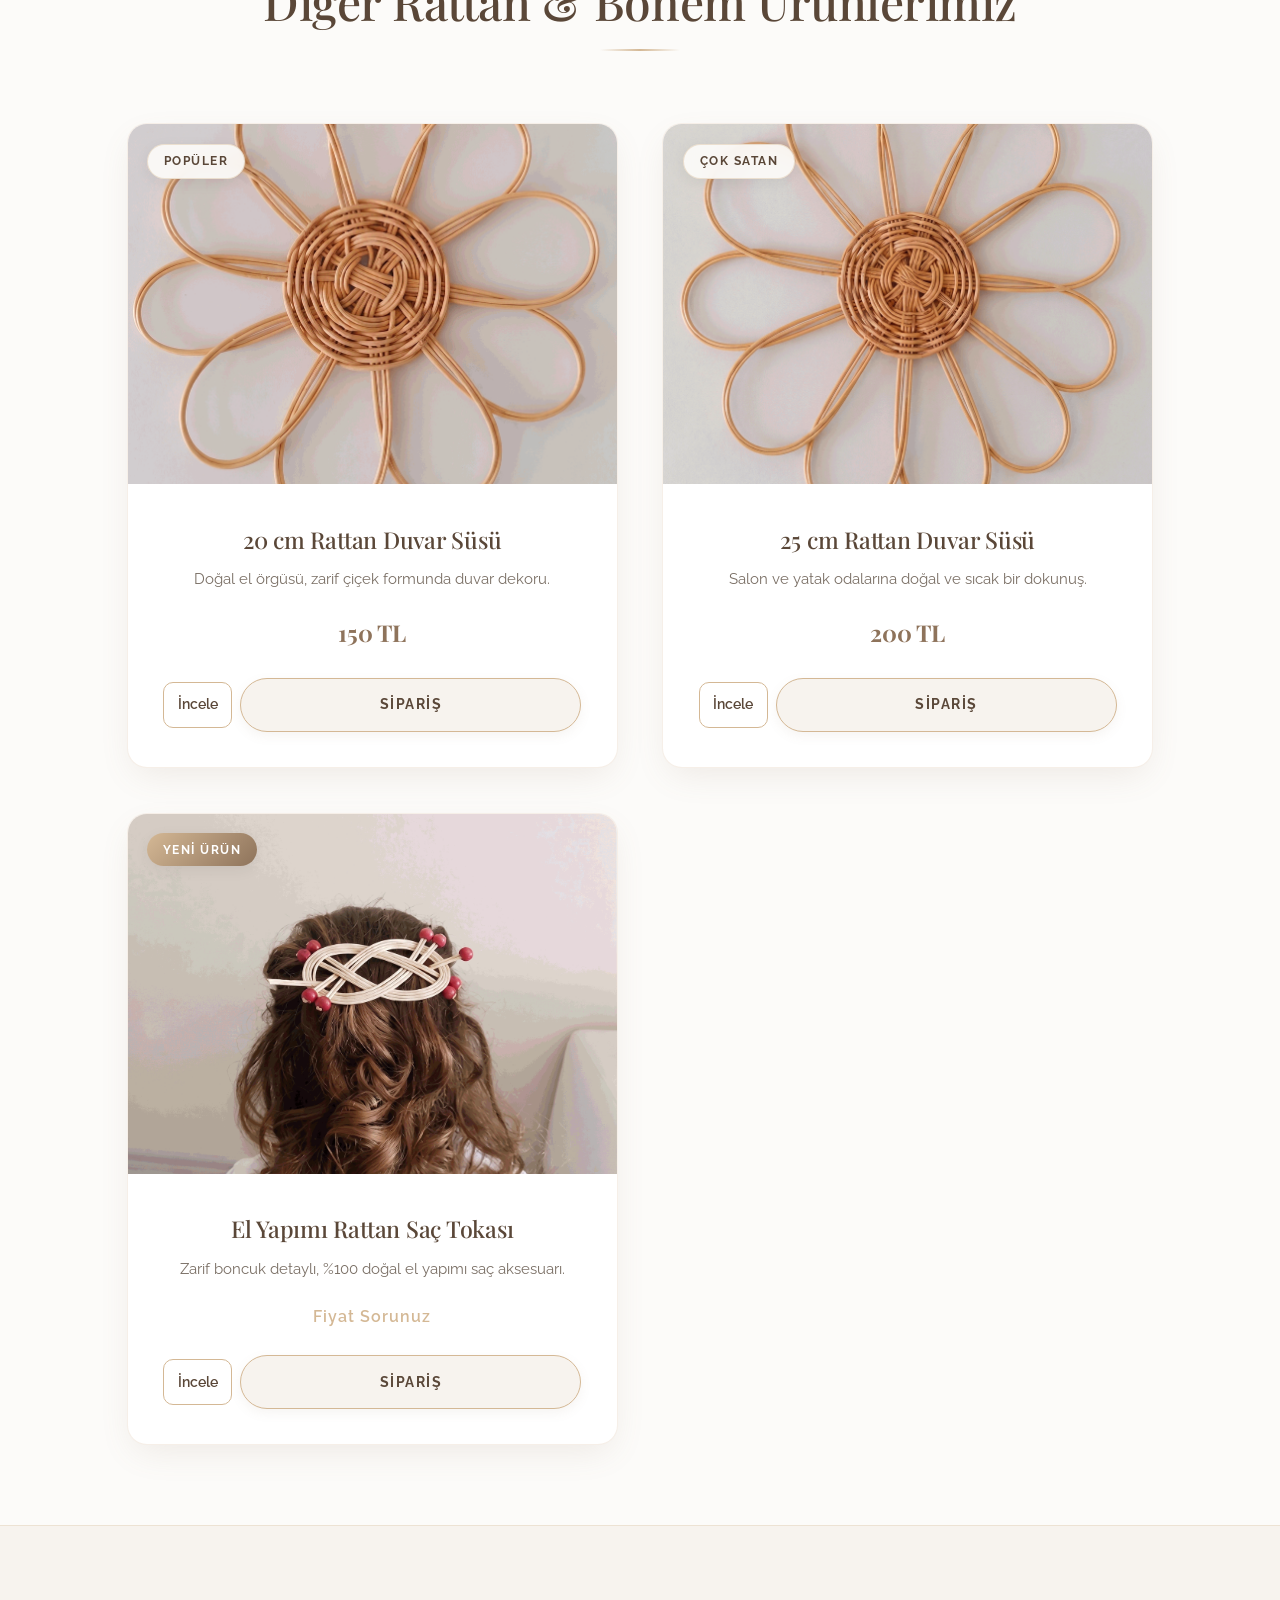
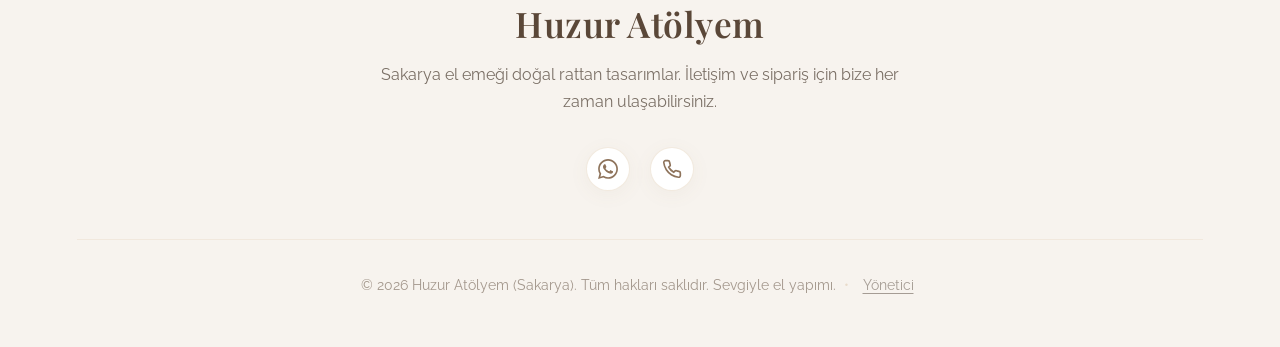
<file: urun-38-cm-rattan-duvar-susu.html>
<!DOCTYPE html>
<html lang="tr">
<head>
    <meta charset="UTF-8">
    <meta name="viewport" content="width=device-width, initial-scale=1.0">
    <title>38 cm Büyük Boy Bohem Rattan Duvar Süsü | Dev Duvar Dekoru - Huzur Atölyem</title>
    <meta name="description" content="Sakarya el emeği 38 cm dev boy doğal rattan duvar süsü. Geniş salon ve yemek odası duvarları için %100 doğal el örgüsü bohem lüks duvar dekoru.">
    <meta name="keywords" content="rattan duvar süsü, 38 cm rattan süs, büyük boy rattan süs, bohem duvar süsü, el yapımı rattan süs, bohem dekorasyon, rattan aksesuar, sakarya rattan">
    <meta name="author" content="Huzur Atölyem">
    <meta name="robots" content="index, follow, max-image-preview:large, max-snippet:-1">
    
    <!-- Open Graph SEO -->
    <meta property="og:title" content="38 cm Büyük Boy Bohem Rattan Duvar Süsü | Huzur Atölyem">
    <meta property="og:description" content="%100 doğal el yapımı büyük boy bohem rattan duvar süsü. Sakarya atölyemizden el emeği dev çiçek formunda lüks dekor.">
    <meta property="og:image" content="https://huzuratolyem.com/foto_6.png">
    <meta property="og:type" content="product">
    <meta property="og:url" content="https://huzuratolyem.com/urun-38-cm-rattan-duvar-susu.html">
    <meta property="og:locale" content="tr_TR">

    <!-- Schema.org Product & Breadcrumb Data -->
    <script type="application/ld+json">
    {
      "@context": "https://schema.org/",
      "@type": "Product",
      "name": "38 cm Büyük Boy Bohem Rattan Duvar Süsü",
      "image": [
        "https://huzuratolyem.com/foto_6.png"
      ],
      "description": "Sakarya el yapımı %100 doğal rattan liflerinden örülen 38 cm dev çapında gösterişli bohem çiçek formunda dekoratif duvar süsü.",
      "sku": "HA-RDS-38",
      "brand": {
        "@type": "Brand",
        "name": "Huzur Atölyem"
      },
      "offers": {
        "@type": "Offer",
        "url": "https://huzuratolyem.com/urun-38-cm-rattan-duvar-susu.html",
        "priceCurrency": "TRY",
        "price": "350.00",
        "priceValidUntil": "2027-12-31",
        "availability": "https://schema.org/InStock",
        "itemCondition": "https://schema.org/NewCondition"
      },
      "category": "Home & Garden > Decor > Wall Decor > Rattan Duvar Süsü",
      "material": "%100 Doğal Rattan",
      "countryOfOrigin": "TR"
    }
    </script>

    <script type="application/ld+json">
    {
      "@context": "https://schema.org",
      "@type": "BreadcrumbList",
      "itemListElement": [
        {
          "@type": "ListItem",
          "position": 1,
          "name": "Ana Sayfa",
          "item": "https://huzuratolyem.com/"
        },
        {
          "@type": "ListItem",
          "position": 2,
          "name": "Tüm Ürünler",
          "item": "https://huzuratolyem.com/urunler.html"
        },
        {
          "@type": "ListItem",
          "position": 3,
          "name": "38 cm Rattan Duvar Süsü",
          "item": "https://huzuratolyem.com/urun-38-cm-rattan-duvar-susu.html"
        }
      ]
    }
    </script>

    <!-- Favicon -->
    <link rel="icon" type="image/png" href="favicon.png">
    <link rel="apple-touch-icon" href="favicon.png">

    <!-- Custom CSS -->
    <link rel="stylesheet" href="css/style.css">
</head>
<body class="product-detail-page">

    <!-- Navigation -->
    <nav class="navbar">
        <a href="index.html" class="logo-wrapper">
            <img src="favicon.png" alt="Huzur Atölyem Logo" class="logo-img">
            <div class="logo">
                Huzur Atölyem
                <span>El Emeği Rattan</span>
            </div>
        </a>
        
        <div class="nav-links">
            <a href="index.html">Ana Sayfa</a>
            <a href="urunler.html">Koleksiyon</a>
            <a href="biz-kimiz.html">Biz Kimiz?</a>
            <a href="index.html#sss">SSS</a>
            <a href="#iletisim" class="btn-contact">İletişime Geç</a>
        </div>

        <div class="hamburger">
            <span></span>
            <span></span>
            <span></span>
        </div>
    </nav>

    <!-- Main Content -->
    <main class="product-detail-main">
        <div class="product-detail-container">
            
            <!-- Breadcrumbs -->
            <div class="breadcrumbs">
                <a href="index.html">Ana Sayfa</a>
                <span class="bc-sep">/</span>
                <a href="urunler.html">Koleksiyon</a>
                <span class="bc-sep">/</span>
                <a href="urunler.html?cat=duvar-susu">Rattan Duvar Süsleri</a>
                <span class="bc-sep">/</span>
                <span class="bc-current">38 cm Rattan Duvar Süsü</span>
            </div>

            <!-- Product Showcase Grid -->
            <div class="product-showcase-grid">
                <!-- Gallery Column -->
                <div class="product-gallery-col">
                    <div class="main-image-wrap">
                        <span class="product-badge buyuk-boy">Büyük Boy</span>
                        <img src="./foto_6.png" alt="38 cm Dev Boy Bohem El Yapımı Rattan Duvar Süsü Sakarya" id="mainProductImg">
                    </div>
                </div>

                <!-- Info Column -->
                <div class="product-info-col">
                    <span class="product-subcat">Dev Boy Bohem Duvar Dekoru</span>
                    <h1 class="product-main-title">38 cm Rattan Duvar Süsü</h1>
                    
                    <div class="product-rating-bar">
                        <div class="stars">★★★★★</div>
                        <span class="rating-text">%100 Doğal El Örgüsü • Geniş Duvar Odak Noktası</span>
                    </div>

                    <div class="product-price-section">
                        <span class="current-price">350 TL</span>
                        <span class="price-tax-badge">Özel Dev Boy El İşçiliği Fiyatı</span>
                    </div>

                    <p class="product-summary-desc">
                        Geniş salonlar, yemek masası arkası ve ana odak noktaları için dev boy zarafet sunan 38 cm bohem rattan duvar süsü. Gösterişli formu ve büyüleyici yaprak örgü detaylarıyla mekanın havasını anında değiştirir.
                    </p>

                    <!-- Feature Highlights -->
                    <div class="product-key-points">
                        <div class="key-point">
                            <svg width="20" height="20" viewBox="0 0 24 24" fill="none" stroke="currentColor" stroke-width="2"><path d="M12 22s8-4 8-10V5l-8-3-8 3v7c0 6 8 10 8 10z"/></svg>
                            <span>Birinci Sınıf Dayanıklı Doğal Rattan</span>
                        </div>
                        <div class="key-point">
                            <svg width="20" height="20" viewBox="0 0 24 24" fill="none" stroke="currentColor" stroke-width="2"><path d="M14 9V5a3 3 0 0 0-3-3l-4 9v11h11.28a2 2 0 0 0 2-1.7l1.38-9a2 2 0 0 0-2-2.3zM7 22H4a2 2 0 0 1-2-2v-7a2 2 0 0 1 2-2h3"/></svg>
                            <span>Saatler Süren İnce ve Usta El İşçiliği</span>
                        </div>
                        <div class="key-point">
                            <svg width="20" height="20" viewBox="0 0 24 24" fill="none" stroke="currentColor" stroke-width="2"><path d="M21 16V8a2 2 0 0 0-1-1.73l-7-4a2 2 0 0 0-2 0l-7 4A2 2 0 0 0 3 8v8a2 2 0 0 0 1 1.73l7 4a2 2 0 0 0 2 0l7-4A2 2 0 0 0 21 16z"/></svg>
                            <span>Güçlendirilmiş Özel Muhafazalı Ambalaj</span>
                        </div>
                    </div>

                    <!-- Direct Order CTAs -->
                    <div class="product-actions-group">
                        <a href="https://wa.me/905337009454?text=Merhaba,%2038%20cm%20Rattan%20Duvar%20Süsü%20(350%20TL)%20siparişi%20vermek%20istiyorum." target="_blank" class="btn-product-wa">
                            <svg width="22" height="22" viewBox="0 0 24 24" fill="currentColor"><path d="M.057 24l1.687-6.163c-1.041-1.804-1.588-3.849-1.587-5.946.003-6.556 5.338-11.891 11.893-11.891 3.181.001 6.167 1.24 8.413 3.488 2.245 2.248 3.481 5.236 3.48 8.414-.003 6.557-5.338 11.892-11.893 11.892-1.99-.001-3.951-.5-5.688-1.448l-6.305 1.654zm6.597-3.807c1.676.995 3.276 1.591 5.392 1.592 5.448 0 9.886-4.434 9.889-9.885.002-5.462-4.415-9.89-9.881-9.892-5.452 0-9.887 4.434-9.889 9.884-.001 2.225.651 3.891 1.746 5.634l-.999 3.648 3.742-.981zm11.387-5.464c-.074-.124-.272-.198-.57-.347-.297-.149-1.758-.868-2.031-.967-.272-.099-.47-.149-.669.149-.198.297-.768.967-.941 1.165-.173.198-.347.223-.644.074-.297-.149-1.255-.462-2.39-1.475-.883-.788-1.48-1.761-1.653-2.059-.173-.297-.018-.458.13-.606.134-.133.297-.347.446-.521.151-.172.2-.296.3-.495.099-.198.05-.372-.025-.521-.075-.148-.669-1.611-.916-2.206-.242-.579-.487-.501-.669-.51l-.57-.01c-.198 0-.52.074-.792.372s-1.04 1.016-1.04 2.479 1.065 2.876 1.213 3.074c.149.198 2.095 3.2 5.076 4.487.709.306 1.263.489 1.694.626.712.226 1.36.194 1.872.118.571-.085 1.758-.719 2.006-1.413.248-.695.248-1.29.173-1.414z"/></svg>
                            WhatsApp İle Sipariş Ver
                        </a>
                        <a href="tel:05337009454" class="btn-product-call">
                            <svg width="20" height="20" viewBox="0 0 24 24" fill="none" stroke="currentColor" stroke-width="2"><path d="M22 16.92v3a2 2 0 0 1-2.18 2 19.79 19.79 0 0 1-8.63-3.07 19.5 19.5 0 0 1-6-6 19.79 19.79 0 0 1-3.07-8.67A2 2 0 0 1 4.11 2h3a2 2 0 0 1 2 1.72 12.84 12.84 0 0 0 .7 2.81 2 2 0 0 1-.45 2.11L8.09 9.91a16 16 0 0 0 6 6l1.27-1.27a2 2 0 0 1 2.11-.45 12.84 12.84 0 0 0 2.81.7A2 2 0 0 1 22 16.92z"/></svg>
                            Telefonla Ara: 0533 700 94 54
                        </a>
                    </div>
                </div>
            </div>

            <!-- Detailed Specifications & Bohemian Decor Guide -->
            <div class="product-details-content">
                <div class="details-section">
                    <h2>Ürün Özellikleri & Teknik Detaylar</h2>
                    <table class="specs-table">
                        <tr>
                            <td><strong>Çap / Ölçü:</strong></td>
                            <td>38 cm (Dıştan dışa dev boy)</td>
                        </tr>
                        <tr>
                            <td><strong>Malzeme:</strong></td>
                            <td>%100 Doğal Bitkisel Rattan</td>
                        </tr>
                        <tr>
                            <td><strong>Tasarım Formu:</strong></td>
                            <td>Büyük Boy Bohem Çiçek Duvar Heykeli</td>
                        </tr>
                        <tr>
                            <td><strong>İşçilik Türü:</strong></td>
                            <td>El Örgüsü (Geleneksel El Sanatı)</td>
                        </tr>
                        <tr>
                            <td><strong>Kullanım Alanı:</strong></td>
                            <td>Büyük Salonlar, Konsol Üzeri, Şömine Yanı & Restoran/Kafe</td>
                        </tr>
                        <tr>
                            <td><strong>Üretim Yeri:</strong></td>
                            <td>Sakarya / Türkiye (Huzur Atölyem)</td>
                        </tr>
                    </table>
                </div>

                <div class="details-section">
                    <h2>38 cm Dev Boy Bohem Duvar Süsünün Mekana Etkisi</h2>
                    <p>
                        Geniş boş duvarları doldurmak genellikle zordur. 38 cm büyük boy rattan duvar süsü, duvarda heykelimsi 3 boyutlu bir doku yaratarak ortamın merkez parçası haline gelir.
                    </p>
                    <ul class="bohem-tips-list">
                        <li><strong>Yemek Masası Arkası:</strong> Masif ahşap veya mermer yemek masalarının arkasında sofistike bir bohem hava yaratır.</li>
                        <li><strong>Üçlü Galeri Dizilimi:</strong> Merkezde 38 cm, iki yanında 25 cm ve 20 cm süslerimizle kusursuz bir ritim yakalayabilirsiniz.</li>
                        <li><strong>Sıcak ve Doğal Aydınlatma:</strong> Sıcak sarı aplik ışığı altında örgü liflerinin gölgeleri duvarda büyüleyici desenler oluşturur.</li>
                    </ul>
                </div>
            </div>

            <!-- Other Products from Workshop -->
            <div class="related-products-section">
                <div class="section-header">
                    <span class="section-subtitle">Koleksiyonumuzdan Seçtiklerimiz</span>
                    <h2 class="section-title">Diğer Rattan & Bohem Ürünlerimiz</h2>
                    <div class="divider"></div>
                </div>

                <div class="collection-grid">
                    <!-- 20 cm Duvar Süsü -->
                    <div class="product-card">
                        <span class="product-badge populer">Popüler</span>
                        <div class="product-image-wrap">
                            <img src="./foto_4.png" alt="20 cm Rattan Duvar Süsü" loading="lazy">
                        </div>
                        <div class="product-info">
                            <div>
                                <h3 class="product-title">20 cm Rattan Duvar Süsü</h3>
                                <p class="product-desc">Doğal el örgüsü, zarif çiçek formunda duvar dekoru.</p>
                            </div>
                            <div>
                                <div class="product-price-tag"><span class="product-price">150 TL</span></div>
                                <div class="card-btn-group">
                                    <a href="urun-20-cm-rattan-duvar-susu.html" class="btn-detail">İncele</a>
                                    <a href="https://wa.me/905337009454?text=Merhaba,%2020%20cm%20Rattan%20Duvar%20Süsü%20hakkında%20bilgi%20almak%20istiyorum." target="_blank" class="btn-whatsapp">Sipariş</a>
                                </div>
                            </div>
                        </div>
                    </div>

                    <!-- 25 cm Duvar Süsü -->
                    <div class="product-card">
                        <span class="product-badge">Çok Satan</span>
                        <div class="product-image-wrap">
                            <img src="./foto_5.png" alt="25 cm Rattan Duvar Süsü" loading="lazy">
                        </div>
                        <div class="product-info">
                            <div>
                                <h3 class="product-title">25 cm Rattan Duvar Süsü</h3>
                                <p class="product-desc">Salon ve yatak odalarına doğal ve sıcak bir dokunuş.</p>
                            </div>
                            <div>
                                <div class="product-price-tag"><span class="product-price">200 TL</span></div>
                                <div class="card-btn-group">
                                    <a href="urun-25-cm-rattan-duvar-susu.html" class="btn-detail">İncele</a>
                                    <a href="https://wa.me/905337009454?text=Merhaba,%2025%20cm%20Rattan%20Duvar%20Süsü%20hakkında%20bilgi%20almak%20istiyorum." target="_blank" class="btn-whatsapp">Sipariş</a>
                                </div>
                            </div>
                        </div>
                    </div>

                    <!-- Saç Tokası -->
                    <div class="product-card">
                        <span class="product-badge new">Yeni Ürün</span>
                        <div class="product-image-wrap">
                            <img src="./foto_1.png" alt="Rattan Saç Tokası" loading="lazy">
                        </div>
                        <div class="product-info">
                            <div>
                                <h3 class="product-title">El Yapımı Rattan Saç Tokası</h3>
                                <p class="product-desc">Zarif boncuk detaylı, %100 doğal el yapımı saç aksesuarı.</p>
                            </div>
                            <div>
                                <div class="product-price-tag"><span class="price-ask">Fiyat Sorunuz</span></div>
                                <div class="card-btn-group">
                                    <a href="urun-rattan-sac-tokasi.html" class="btn-detail">İncele</a>
                                    <a href="https://wa.me/905337009454?text=Merhaba,%20Rattan%20Saç%20Tokası%20hakkında%20bilgi%20almak%20istiyorum." target="_blank" class="btn-whatsapp">Sipariş</a>
                                </div>
                            </div>
                        </div>
                    </div>
                </div>
            </div>

        </div>
    </main>

    <!-- Footer -->
    <footer id="iletisim">
        <a href="index.html" class="logo">Huzur Atölyem</a>
        <p>Sakarya el emeği doğal rattan tasarımlar. İletişim ve sipariş için bize her zaman ulaşabilirsiniz.</p>
        
        <div class="footer-social">
            <a href="https://wa.me/905337009454" target="_blank" aria-label="WhatsApp">
                <svg width="20" height="20" viewBox="0 0 24 24" fill="currentColor"><path d="M.057 24l1.687-6.163c-1.041-1.804-1.588-3.849-1.587-5.946.003-6.556 5.338-11.891 11.893-11.891 3.181.001 6.167 1.24 8.413 3.488 2.245 2.248 3.481 5.236 3.48 8.414-.003 6.557-5.338 11.892-11.893 11.892-1.99-.001-3.951-.5-5.688-1.448l-6.305 1.654zm6.597-3.807c1.676.995 3.276 1.591 5.392 1.592 5.448 0 9.886-4.434 9.889-9.885.002-5.462-4.415-9.89-9.881-9.892-5.452 0-9.887 4.434-9.889 9.884-.001 2.225.651 3.891 1.746 5.634l-.999 3.648 3.742-.981zm11.387-5.464c-.074-.124-.272-.198-.57-.347-.297-.149-1.758-.868-2.031-.967-.272-.099-.47-.149-.669.149-.198.297-.768.967-.941 1.165-.173.198-.347.223-.644.074-.297-.149-1.255-.462-2.39-1.475-.883-.788-1.48-1.761-1.653-2.059-.173-.297-.018-.458.13-.606.134-.133.297-.347.446-.521.151-.172.2-.296.3-.495.099-.198.05-.372-.025-.521-.075-.148-.669-1.611-.916-2.206-.242-.579-.487-.501-.669-.51l-.57-.01c-.198 0-.52.074-.792.372s-1.04 1.016-1.04 2.479 1.065 2.876 1.213 3.074c.149.198 2.095 3.2 5.076 4.487.709.306 1.263.489 1.694.626.712.226 1.36.194 1.872.118.571-.085 1.758-.719 2.006-1.413.248-.695.248-1.29.173-1.414z"/></svg>
            </a>
            <a href="tel:05337009454" aria-label="Telefon">
                <svg width="20" height="20" viewBox="0 0 24 24" fill="none" stroke="currentColor" stroke-width="2"><path d="M22 16.92v3a2 2 0 0 1-2.18 2 19.79 19.79 0 0 1-8.63-3.07 19.5 19.5 0 0 1-6-6 19.79 19.79 0 0 1-3.07-8.67A2 2 0 0 1 4.11 2h3a2 2 0 0 1 2 1.72 12.84 12.84 0 0 0 .7 2.81 2 2 0 0 1-.45 2.11L8.09 9.91a16 16 0 0 0 6 6l1.27-1.27a2 2 0 0 1 2.11-.45 12.84 12.84 0 0 0 2.81.7A2 2 0 0 1 22 16.92z"/></svg>
            </a>
        </div>

        <div class="footer-bottom">
            <span>© 2026 Huzur Atölyem (Sakarya). Tüm hakları saklıdır. Sevgiyle el yapımı.</span>
            <span class="footer-dot">•</span>
            <a href="index.html#admin" class="admin-trigger-btn">Yönetici</a>
        </div>
    </footer>

    <!-- Floating WhatsApp & Call Buttons -->
    <div class="floating-quick-actions">
        <a href="tel:05337009454" class="quick-action-btn btn-call" aria-label="Hemen Arayın">
            <svg viewBox="0 0 24 24" fill="none" stroke="currentColor" stroke-width="2"><path d="M22 16.92v3a2 2 0 0 1-2.18 2 19.79 19.79 0 0 1-8.63-3.07 19.5 19.5 0 0 1-6-6 19.79 19.79 0 0 1-3.07-8.67A2 2 0 0 1 4.11 2h3a2 2 0 0 1 2 1.72 12.84 12.84 0 0 0 .7 2.81 2 2 0 0 1-.45 2.11L8.09 9.91a16 16 0 0 0 6 6l1.27-1.27a2 2 0 0 1 2.11-.45 12.84 12.84 0 0 0 2.81.7A2 2 0 0 1 22 16.92z"/></svg>
        </a>
        <a href="https://wa.me/905337009454?text=Merhaba,%2038%20cm%20Rattan%20Duvar%20Süsü%20hakkında%20bilgi%20almak%20istiyorum." target="_blank" class="quick-action-btn btn-wp" aria-label="WhatsApp İle Yazın">
            <svg viewBox="0 0 24 24" fill="currentColor"><path d="M.057 24l1.687-6.163c-1.041-1.804-1.588-3.849-1.587-5.946.003-6.556 5.338-11.891 11.893-11.891 3.181.001 6.167 1.24 8.413 3.488 2.245 2.248 3.481 5.236 3.48 8.414-.003 6.557-5.338 11.892-11.893 11.892-1.99-.001-3.951-.5-5.688-1.448l-6.305 1.654zm6.597-3.807c1.676.995 3.276 1.591 5.392 1.592 5.448 0 9.886-4.434 9.889-9.885.002-5.462-4.415-9.89-9.881-9.892-5.452 0-9.887 4.434-9.889 9.884-.001 2.225.651 3.891 1.746 5.634l-.999 3.648 3.742-.981zm11.387-5.464c-.074-.124-.272-.198-.57-.347-.297-.149-1.758-.868-2.031-.967-.272-.099-.47-.149-.669.149-.198.297-.768.967-.941 1.165-.173.198-.347.223-.644.074-.297-.149-1.255-.462-2.39-1.475-.883-.788-1.48-1.761-1.653-2.059-.173-.297-.018-.458.13-.606.134-.133.297-.347.446-.521.151-.172.2-.296.3-.495.099-.198.05-.372-.025-.521-.075-.148-.669-1.611-.916-2.206-.242-.579-.487-.501-.669-.51l-.57-.01c-.198 0-.52.074-.792.372s-1.04 1.016-1.04 2.479 1.065 2.876 1.213 3.074c.149.198 2.095 3.2 5.076 4.487.709.306 1.263.489 1.694.626.712.226 1.36.194 1.872.118.571-.085 1.758-.719 2.006-1.413.248-.695.248-1.29.173-1.414z"/></svg>
        </a>
    </div>

    <!-- Scripts -->
    <script src="js/main.js"></script>
</body>
</html>
</file>
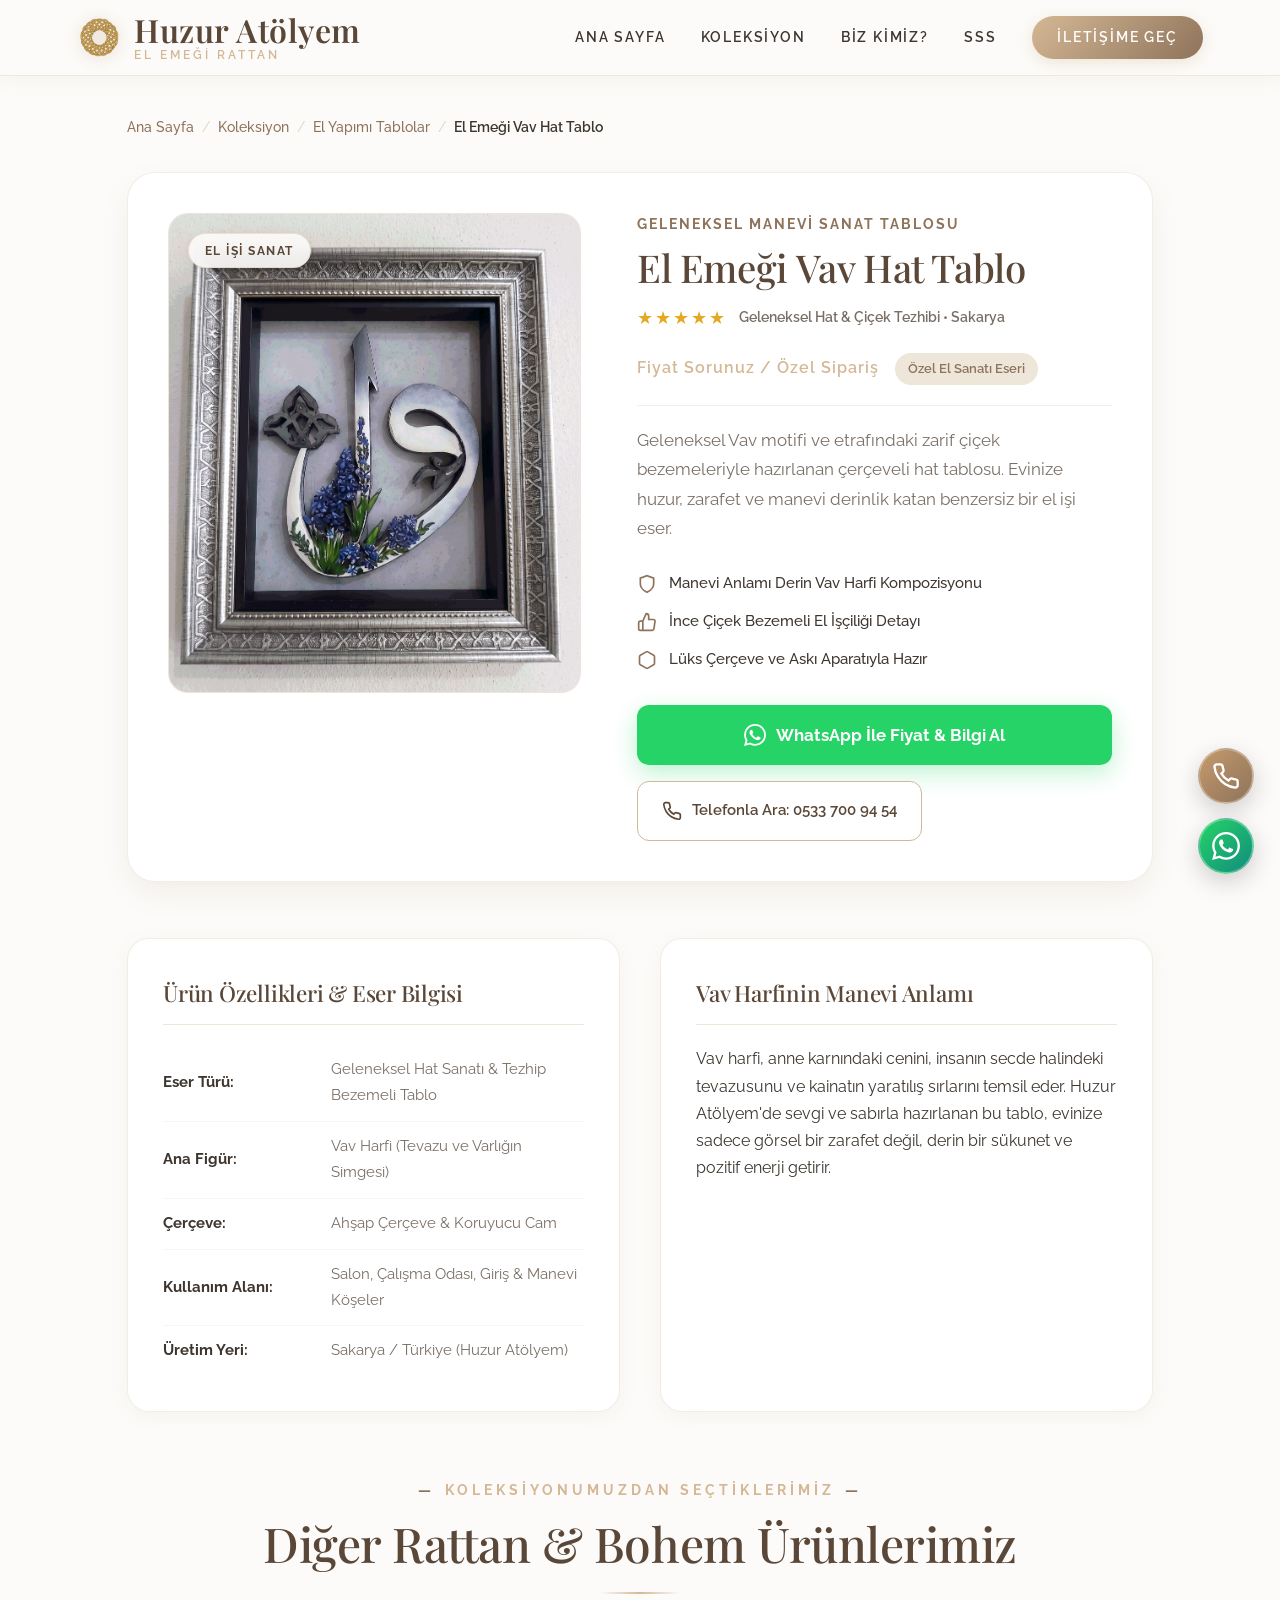
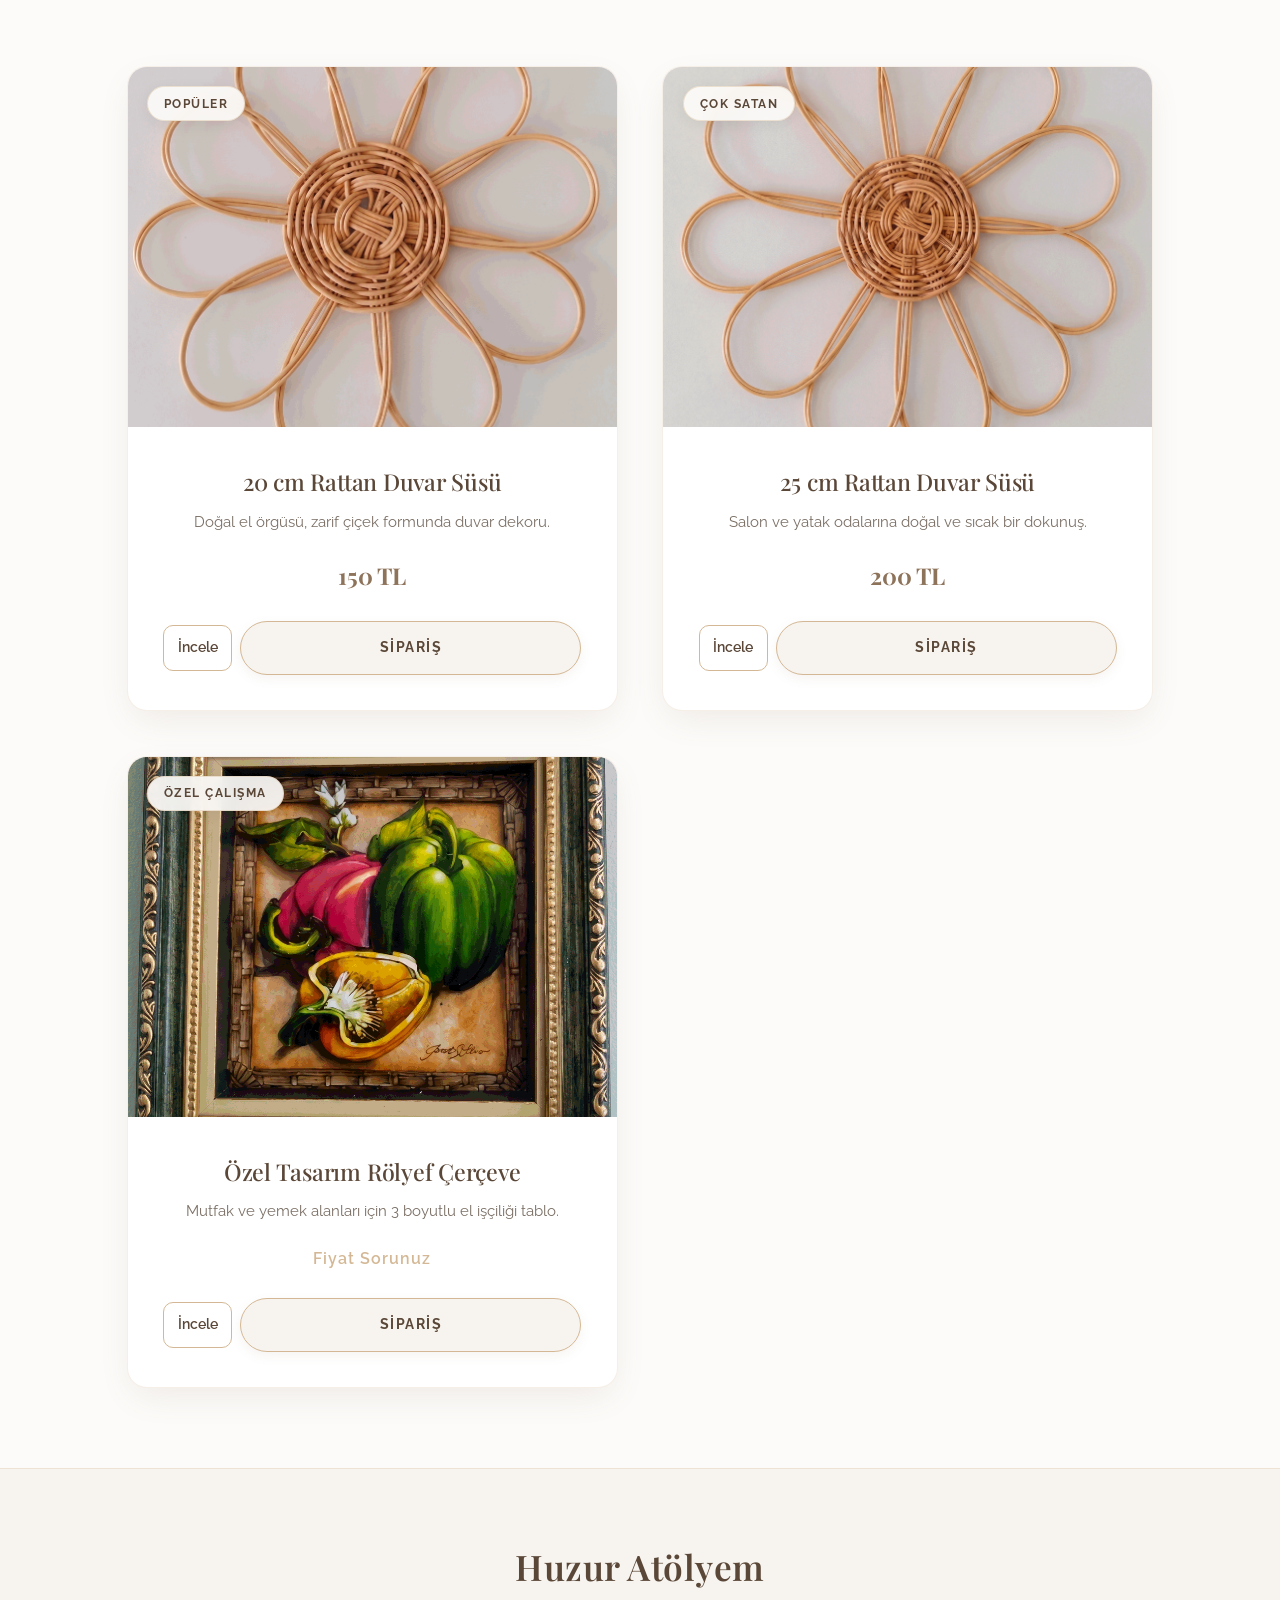
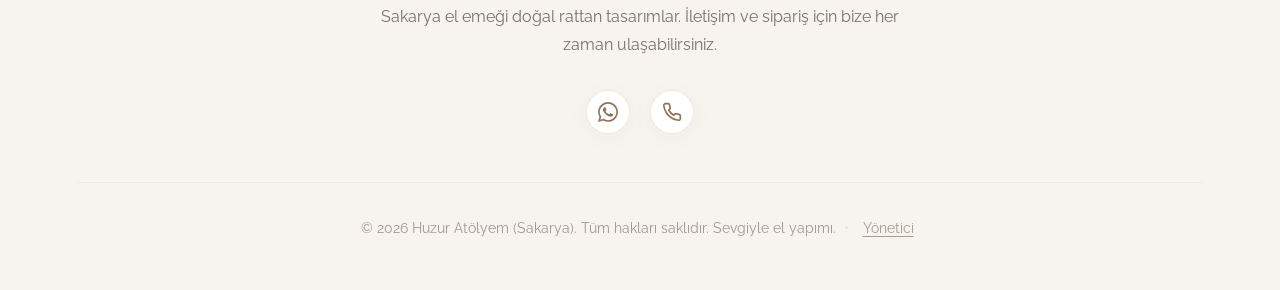
<file: urun-el-emegi-vav-hat-tablo.html>
<!DOCTYPE html>
<html lang="tr">
<head>
    <meta charset="UTF-8">
    <meta name="viewport" content="width=device-width, initial-scale=1.0">
    <title>El Emeği Vav Hat Sanatı Tablo | Geleneksel Çerçeveli Sanat - Huzur Atölyem</title>
    <meta name="description" content="Sakarya el yapımı Vav harfi hat sanatı tablo. Geleneksel çiçek bezemeli, manevi huzur veren el emeği çerçeveli duvar tablosu.">
    <meta name="keywords" content="vav hat tablo, el emeği hat tablosu, dini tablo, çiçek bezemeli tablo, el yapımı tablo, sakarya hat sanatı, huzur atölyem tablo">
    <meta name="author" content="Huzur Atölyem">
    <meta name="robots" content="index, follow, max-image-preview:large, max-snippet:-1">
    
    <!-- Open Graph SEO -->
    <meta property="og:title" content="El Emeği Vav Hat Sanatı Tablo | Huzur Atölyem">
    <meta property="og:description" content="Geleneksel Vav motifi ve çiçek bezemeli çerçeveli el emeği sanat eseri.">
    <meta property="og:image" content="https://huzuratolyem.com/foto_3.png">
    <meta property="og:type" content="product">
    <meta property="og:url" content="https://huzuratolyem.com/urun-el-emegi-vav-hat-tablo.html">
    <meta property="og:locale" content="tr_TR">

    <!-- Schema.org Product & Breadcrumb Data -->
    <script type="application/ld+json">
    {
      "@context": "https://schema.org/",
      "@type": "Product",
      "name": "El Emeği Vav Hat Sanatı Tablo",
      "image": [
        "https://huzuratolyem.com/foto_3.png"
      ],
      "description": "Sakarya atölyemizde hazırlanan geleneksel Vav motifi ve çiçek bezemeleriyle süslenmiş el emeği çerçeveli hat tablosu.",
      "sku": "HA-VAV-03",
      "brand": {
        "@type": "Brand",
        "name": "Huzur Atölyem"
      },
      "offers": {
        "@type": "Offer",
        "url": "https://huzuratolyem.com/urun-el-emegi-vav-hat-tablo.html",
        "priceCurrency": "TRY",
        "price": "400.00",
        "priceValidUntil": "2027-12-31",
        "availability": "https://schema.org/InStock",
        "itemCondition": "https://schema.org/NewCondition"
      },
      "category": "Home & Garden > Decor > Artwork > Calligraphy & Frames",
      "material": "Özel Sanat Kağıdı & Çerçeve",
      "countryOfOrigin": "TR"
    }
    </script>

    <script type="application/ld+json">
    {
      "@context": "https://schema.org",
      "@type": "BreadcrumbList",
      "itemListElement": [
        {
          "@type": "ListItem",
          "position": 1,
          "name": "Ana Sayfa",
          "item": "https://huzuratolyem.com/"
        },
        {
          "@type": "ListItem",
          "position": 2,
          "name": "Tüm Ürünler",
          "item": "https://huzuratolyem.com/urunler.html"
        },
        {
          "@type": "ListItem",
          "position": 3,
          "name": "El Emeği Vav Hat Tablo",
          "item": "https://huzuratolyem.com/urun-el-emegi-vav-hat-tablo.html"
        }
      ]
    }
    </script>

    <!-- Favicon -->
    <link rel="icon" type="image/png" href="favicon.png">
    <link rel="apple-touch-icon" href="favicon.png">

    <!-- Custom CSS -->
    <link rel="stylesheet" href="css/style.css">
</head>
<body class="product-detail-page">

    <!-- Navigation -->
    <nav class="navbar">
        <a href="index.html" class="logo-wrapper">
            <img src="favicon.png" alt="Huzur Atölyem Logo" class="logo-img">
            <div class="logo">
                Huzur Atölyem
                <span>El Emeği Rattan</span>
            </div>
        </a>
        
        <div class="nav-links">
            <a href="index.html">Ana Sayfa</a>
            <a href="urunler.html">Koleksiyon</a>
            <a href="biz-kimiz.html">Biz Kimiz?</a>
            <a href="index.html#sss">SSS</a>
            <a href="#iletisim" class="btn-contact">İletişime Geç</a>
        </div>

        <div class="hamburger">
            <span></span>
            <span></span>
            <span></span>
        </div>
    </nav>

    <!-- Main Content -->
    <main class="product-detail-main">
        <div class="product-detail-container">
            
            <!-- Breadcrumbs -->
            <div class="breadcrumbs">
                <a href="index.html">Ana Sayfa</a>
                <span class="bc-sep">/</span>
                <a href="urunler.html">Koleksiyon</a>
                <span class="bc-sep">/</span>
                <a href="urunler.html?cat=tablo-sanat">El Yapımı Tablolar</a>
                <span class="bc-sep">/</span>
                <span class="bc-current">El Emeği Vav Hat Tablo</span>
            </div>

            <!-- Product Showcase Grid -->
            <div class="product-showcase-grid">
                <!-- Gallery Column -->
                <div class="product-gallery-col">
                    <div class="main-image-wrap">
                        <span class="product-badge el-isi">El İşi Sanat</span>
                        <img src="./foto_3.png" alt="El Emeği Vav Hat Tablo Sakarya" id="mainProductImg">
                    </div>
                </div>

                <!-- Info Column -->
                <div class="product-info-col">
                    <span class="product-subcat">Geleneksel Manevi Sanat Tablosu</span>
                    <h1 class="product-main-title">El Emeği Vav Hat Tablo</h1>
                    
                    <div class="product-rating-bar">
                        <div class="stars">★★★★★</div>
                        <span class="rating-text">Geleneksel Hat & Çiçek Tezhibi • Sakarya</span>
                    </div>

                    <div class="product-price-section">
                        <span class="price-ask">Fiyat Sorunuz / Özel Sipariş</span>
                        <span class="price-tax-badge">Özel El Sanatı Eseri</span>
                    </div>

                    <p class="product-summary-desc">
                        Geleneksel Vav motifi ve etrafındaki zarif çiçek bezemeleriyle hazırlanan çerçeveli hat tablosu. Evinize huzur, zarafet ve manevi derinlik katan benzersiz bir el işi eser.
                    </p>

                    <!-- Feature Highlights -->
                    <div class="product-key-points">
                        <div class="key-point">
                            <svg width="20" height="20" viewBox="0 0 24 24" fill="none" stroke="currentColor" stroke-width="2"><path d="M12 22s8-4 8-10V5l-8-3-8 3v7c0 6 8 10 8 10z"/></svg>
                            <span>Manevi Anlamı Derin Vav Harfi Kompozisyonu</span>
                        </div>
                        <div class="key-point">
                            <svg width="20" height="20" viewBox="0 0 24 24" fill="none" stroke="currentColor" stroke-width="2"><path d="M14 9V5a3 3 0 0 0-3-3l-4 9v11h11.28a2 2 0 0 0 2-1.7l1.38-9a2 2 0 0 0-2-2.3zM7 22H4a2 2 0 0 1-2-2v-7a2 2 0 0 1 2-2h3"/></svg>
                            <span>İnce Çiçek Bezemeli El İşçiliği Detayı</span>
                        </div>
                        <div class="key-point">
                            <svg width="20" height="20" viewBox="0 0 24 24" fill="none" stroke="currentColor" stroke-width="2"><path d="M21 16V8a2 2 0 0 0-1-1.73l-7-4a2 2 0 0 0-2 0l-7 4A2 2 0 0 0 3 8v8a2 2 0 0 0 1 1.73l7 4a2 2 0 0 0 2 0l7-4A2 2 0 0 0 21 16z"/></svg>
                            <span>Lüks Çerçeve ve Askı Aparatıyla Hazır</span>
                        </div>
                    </div>

                    <!-- Direct Order CTAs -->
                    <div class="product-actions-group">
                        <a href="https://wa.me/905337009454?text=Merhaba,%20El%20Emeği%20Vav%20Hat%20Tablo%20hakkında%20bilgi%20ve%20fiyat%20öğrenmek%20istiyorum." target="_blank" class="btn-product-wa">
                            <svg width="22" height="22" viewBox="0 0 24 24" fill="currentColor"><path d="M.057 24l1.687-6.163c-1.041-1.804-1.588-3.849-1.587-5.946.003-6.556 5.338-11.891 11.893-11.891 3.181.001 6.167 1.24 8.413 3.488 2.245 2.248 3.481 5.236 3.48 8.414-.003 6.557-5.338 11.892-11.893 11.892-1.99-.001-3.951-.5-5.688-1.448l-6.305 1.654zm6.597-3.807c1.676.995 3.276 1.591 5.392 1.592 5.448 0 9.886-4.434 9.889-9.885.002-5.462-4.415-9.89-9.881-9.892-5.452 0-9.887 4.434-9.889 9.884-.001 2.225.651 3.891 1.746 5.634l-.999 3.648 3.742-.981zm11.387-5.464c-.074-.124-.272-.198-.57-.347-.297-.149-1.758-.868-2.031-.967-.272-.099-.47-.149-.669.149-.198.297-.768.967-.941 1.165-.173.198-.347.223-.644.074-.297-.149-1.255-.462-2.39-1.475-.883-.788-1.48-1.761-1.653-2.059-.173-.297-.018-.458.13-.606.134-.133.297-.347.446-.521.151-.172.2-.296.3-.495.099-.198.05-.372-.025-.521-.075-.148-.669-1.611-.916-2.206-.242-.579-.487-.501-.669-.51l-.57-.01c-.198 0-.52.074-.792.372s-1.04 1.016-1.04 2.479 1.065 2.876 1.213 3.074c.149.198 2.095 3.2 5.076 4.487.709.306 1.263.489 1.694.626.712.226 1.36.194 1.872.118.571-.085 1.758-.719 2.006-1.413.248-.695.248-1.29.173-1.414z"/></svg>
                            WhatsApp İle Fiyat & Bilgi Al
                        </a>
                        <a href="tel:05337009454" class="btn-product-call">
                            <svg width="20" height="20" viewBox="0 0 24 24" fill="none" stroke="currentColor" stroke-width="2"><path d="M22 16.92v3a2 2 0 0 1-2.18 2 19.79 19.79 0 0 1-8.63-3.07 19.5 19.5 0 0 1-6-6 19.79 19.79 0 0 1-3.07-8.67A2 2 0 0 1 4.11 2h3a2 2 0 0 1 2 1.72 12.84 12.84 0 0 0 .7 2.81 2 2 0 0 1-.45 2.11L8.09 9.91a16 16 0 0 0 6 6l1.27-1.27a2 2 0 0 1 2.11-.45 12.84 12.84 0 0 0 2.81.7A2 2 0 0 1 22 16.92z"/></svg>
                            Telefonla Ara: 0533 700 94 54
                        </a>
                    </div>
                </div>
            </div>

            <!-- Detailed Specifications & Spiritual Meaning -->
            <div class="product-details-content">
                <div class="details-section">
                    <h2>Ürün Özellikleri & Eser Bilgisi</h2>
                    <table class="specs-table">
                        <tr>
                            <td><strong>Eser Türü:</strong></td>
                            <td>Geleneksel Hat Sanatı & Tezhip Bezemeli Tablo</td>
                        </tr>
                        <tr>
                            <td><strong>Ana Figür:</strong></td>
                            <td>Vav Harfi (Tevazu ve Varlığın Simgesi)</td>
                        </tr>
                        <tr>
                            <td><strong>Çerçeve:</strong></td>
                            <td>Ahşap Çerçeve & Koruyucu Cam</td>
                        </tr>
                        <tr>
                            <td><strong>Kullanım Alanı:</strong></td>
                            <td>Salon, Çalışma Odası, Giriş & Manevi Köşeler</td>
                        </tr>
                        <tr>
                            <td><strong>Üretim Yeri:</strong></td>
                            <td>Sakarya / Türkiye (Huzur Atölyem)</td>
                        </tr>
                    </table>
                </div>

                <div class="details-section">
                    <h2>Vav Harfinin Manevi Anlamı</h2>
                    <p>
                        Vav harfi, anne karnındaki cenini, insanın secde halindeki tevazusunu ve kainatın yaratılış sırlarını temsil eder. Huzur Atölyem'de sevgi ve sabırla hazırlanan bu tablo, evinize sadece görsel bir zarafet değil, derin bir sükunet ve pozitif enerji getirir.
                    </p>
                </div>
            </div>

            <!-- Other Products from Workshop -->
            <div class="related-products-section">
                <div class="section-header">
                    <span class="section-subtitle">Koleksiyonumuzdan Seçtiklerimiz</span>
                    <h2 class="section-title">Diğer Rattan & Bohem Ürünlerimiz</h2>
                    <div class="divider"></div>
                </div>

                <div class="collection-grid">
                    <!-- 20 cm Duvar Süsü -->
                    <div class="product-card">
                        <span class="product-badge populer">Popüler</span>
                        <div class="product-image-wrap">
                            <img src="./foto_4.png" alt="20 cm Rattan Duvar Süsü" loading="lazy">
                        </div>
                        <div class="product-info">
                            <div>
                                <h3 class="product-title">20 cm Rattan Duvar Süsü</h3>
                                <p class="product-desc">Doğal el örgüsü, zarif çiçek formunda duvar dekoru.</p>
                            </div>
                            <div>
                                <div class="product-price-tag"><span class="product-price">150 TL</span></div>
                                <div class="card-btn-group">
                                    <a href="urun-20-cm-rattan-duvar-susu.html" class="btn-detail">İncele</a>
                                    <a href="https://wa.me/905337009454?text=Merhaba,%2020%20cm%20Rattan%20Duvar%20Süsü%20hakkında%20bilgi%20almak%20istiyorum." target="_blank" class="btn-whatsapp">Sipariş</a>
                                </div>
                            </div>
                        </div>
                    </div>

                    <!-- 25 cm Duvar Süsü -->
                    <div class="product-card">
                        <span class="product-badge">Çok Satan</span>
                        <div class="product-image-wrap">
                            <img src="./foto_5.png" alt="25 cm Rattan Duvar Süsü" loading="lazy">
                        </div>
                        <div class="product-info">
                            <div>
                                <h3 class="product-title">25 cm Rattan Duvar Süsü</h3>
                                <p class="product-desc">Salon ve yatak odalarına doğal ve sıcak bir dokunuş.</p>
                            </div>
                            <div>
                                <div class="product-price-tag"><span class="product-price">200 TL</span></div>
                                <div class="card-btn-group">
                                    <a href="urun-25-cm-rattan-duvar-susu.html" class="btn-detail">İncele</a>
                                    <a href="https://wa.me/905337009454?text=Merhaba,%2025%20cm%20Rattan%20Duvar%20Süsü%20hakkında%20bilgi%20almak%20istiyorum." target="_blank" class="btn-whatsapp">Sipariş</a>
                                </div>
                            </div>
                        </div>
                    </div>

                    <!-- Rölyef Tablo -->
                    <div class="product-card">
                        <span class="product-badge">Özel Çalışma</span>
                        <div class="product-image-wrap">
                            <img src="./foto_2.png" alt="Rölyef Tablo" loading="lazy">
                        </div>
                        <div class="product-info">
                            <div>
                                <h3 class="product-title">Özel Tasarım Rölyef Çerçeve</h3>
                                <p class="product-desc">Mutfak ve yemek alanları için 3 boyutlu el işçiliği tablo.</p>
                            </div>
                            <div>
                                <div class="product-price-tag"><span class="price-ask">Fiyat Sorunuz</span></div>
                                <div class="card-btn-group">
                                    <a href="urun-ozel-tasarim-rolyef-cerceve.html" class="btn-detail">İncele</a>
                                    <a href="https://wa.me/905337009454?text=Merhaba,%20Rölyef%20Tablo%20hakkında%20bilgi%20almak%20istiyorum." target="_blank" class="btn-whatsapp">Sipariş</a>
                                </div>
                            </div>
                        </div>
                    </div>
                </div>
            </div>

        </div>
    </main>

    <!-- Footer -->
    <footer id="iletisim">
        <a href="index.html" class="logo">Huzur Atölyem</a>
        <p>Sakarya el emeği doğal rattan tasarımlar. İletişim ve sipariş için bize her zaman ulaşabilirsiniz.</p>
        
        <div class="footer-social">
            <a href="https://wa.me/905337009454" target="_blank" aria-label="WhatsApp">
                <svg width="20" height="20" viewBox="0 0 24 24" fill="currentColor"><path d="M.057 24l1.687-6.163c-1.041-1.804-1.588-3.849-1.587-5.946.003-6.556 5.338-11.891 11.893-11.891 3.181.001 6.167 1.24 8.413 3.488 2.245 2.248 3.481 5.236 3.48 8.414-.003 6.557-5.338 11.892-11.893 11.892-1.99-.001-3.951-.5-5.688-1.448l-6.305 1.654zm6.597-3.807c1.676.995 3.276 1.591 5.392 1.592 5.448 0 9.886-4.434 9.889-9.885.002-5.462-4.415-9.89-9.881-9.892-5.452 0-9.887 4.434-9.889 9.884-.001 2.225.651 3.891 1.746 5.634l-.999 3.648 3.742-.981zm11.387-5.464c-.074-.124-.272-.198-.57-.347-.297-.149-1.758-.868-2.031-.967-.272-.099-.47-.149-.669.149-.198.297-.768.967-.941 1.165-.173.198-.347.223-.644.074-.297-.149-1.255-.462-2.39-1.475-.883-.788-1.48-1.761-1.653-2.059-.173-.297-.018-.458.13-.606.134-.133.297-.347.446-.521.151-.172.2-.296.3-.495.099-.198.05-.372-.025-.521-.075-.148-.669-1.611-.916-2.206-.242-.579-.487-.501-.669-.51l-.57-.01c-.198 0-.52.074-.792.372s-1.04 1.016-1.04 2.479 1.065 2.876 1.213 3.074c.149.198 2.095 3.2 5.076 4.487.709.306 1.263.489 1.694.626.712.226 1.36.194 1.872.118.571-.085 1.758-.719 2.006-1.413.248-.695.248-1.29.173-1.414z"/></svg>
            </a>
            <a href="tel:05337009454" aria-label="Telefon">
                <svg width="20" height="20" viewBox="0 0 24 24" fill="none" stroke="currentColor" stroke-width="2"><path d="M22 16.92v3a2 2 0 0 1-2.18 2 19.79 19.79 0 0 1-8.63-3.07 19.5 19.5 0 0 1-6-6 19.79 19.79 0 0 1-3.07-8.67A2 2 0 0 1 4.11 2h3a2 2 0 0 1 2 1.72 12.84 12.84 0 0 0 .7 2.81 2 2 0 0 1-.45 2.11L8.09 9.91a16 16 0 0 0 6 6l1.27-1.27a2 2 0 0 1 2.11-.45 12.84 12.84 0 0 0 2.81.7A2 2 0 0 1 22 16.92z"/></svg>
            </a>
        </div>

        <div class="footer-bottom">
            <span>© 2026 Huzur Atölyem (Sakarya). Tüm hakları saklıdır. Sevgiyle el yapımı.</span>
            <span class="footer-dot">•</span>
            <a href="index.html#admin" class="admin-trigger-btn">Yönetici</a>
        </div>
    </footer>

    <!-- Floating WhatsApp & Call Buttons -->
    <div class="floating-quick-actions">
        <a href="tel:05337009454" class="quick-action-btn btn-call" aria-label="Hemen Arayın">
            <svg viewBox="0 0 24 24" fill="none" stroke="currentColor" stroke-width="2"><path d="M22 16.92v3a2 2 0 0 1-2.18 2 19.79 19.79 0 0 1-8.63-3.07 19.5 19.5 0 0 1-6-6 19.79 19.79 0 0 1-3.07-8.67A2 2 0 0 1 4.11 2h3a2 2 0 0 1 2 1.72 12.84 12.84 0 0 0 .7 2.81 2 2 0 0 1-.45 2.11L8.09 9.91a16 16 0 0 0 6 6l1.27-1.27a2 2 0 0 1 2.11-.45 12.84 12.84 0 0 0 2.81.7A2 2 0 0 1 22 16.92z"/></svg>
        </a>
        <a href="https://wa.me/905337009454?text=Merhaba,%20Vav%20Hat%20Tablo%20hakkında%20bilgi%20almak%20istiyorum." target="_blank" class="quick-action-btn btn-wp" aria-label="WhatsApp İle Yazın">
            <svg viewBox="0 0 24 24" fill="currentColor"><path d="M.057 24l1.687-6.163c-1.041-1.804-1.588-3.849-1.587-5.946.003-6.556 5.338-11.891 11.893-11.891 3.181.001 6.167 1.24 8.413 3.488 2.245 2.248 3.481 5.236 3.48 8.414-.003 6.557-5.338 11.892-11.893 11.892-1.99-.001-3.951-.5-5.688-1.448l-6.305 1.654zm6.597-3.807c1.676.995 3.276 1.591 5.392 1.592 5.448 0 9.886-4.434 9.889-9.885.002-5.462-4.415-9.89-9.881-9.892-5.452 0-9.887 4.434-9.889 9.884-.001 2.225.651 3.891 1.746 5.634l-.999 3.648 3.742-.981zm11.387-5.464c-.074-.124-.272-.198-.57-.347-.297-.149-1.758-.868-2.031-.967-.272-.099-.47-.149-.669.149-.198.297-.768.967-.941 1.165-.173.198-.347.223-.644.074-.297-.149-1.255-.462-2.39-1.475-.883-.788-1.48-1.761-1.653-2.059-.173-.297-.018-.458.13-.606.134-.133.297-.347.446-.521.151-.172.2-.296.3-.495.099-.198.05-.372-.025-.521-.075-.148-.669-1.611-.916-2.206-.242-.579-.487-.501-.669-.51l-.57-.01c-.198 0-.52.074-.792.372s-1.04 1.016-1.04 2.479 1.065 2.876 1.213 3.074c.149.198 2.095 3.2 5.076 4.487.709.306 1.263.489 1.694.626.712.226 1.36.194 1.872.118.571-.085 1.758-.719 2.006-1.413.248-.695.248-1.29.173-1.414z"/></svg>
        </a>
    </div>

    <!-- Scripts -->
    <script src="js/main.js"></script>
</body>
</html>
</file>
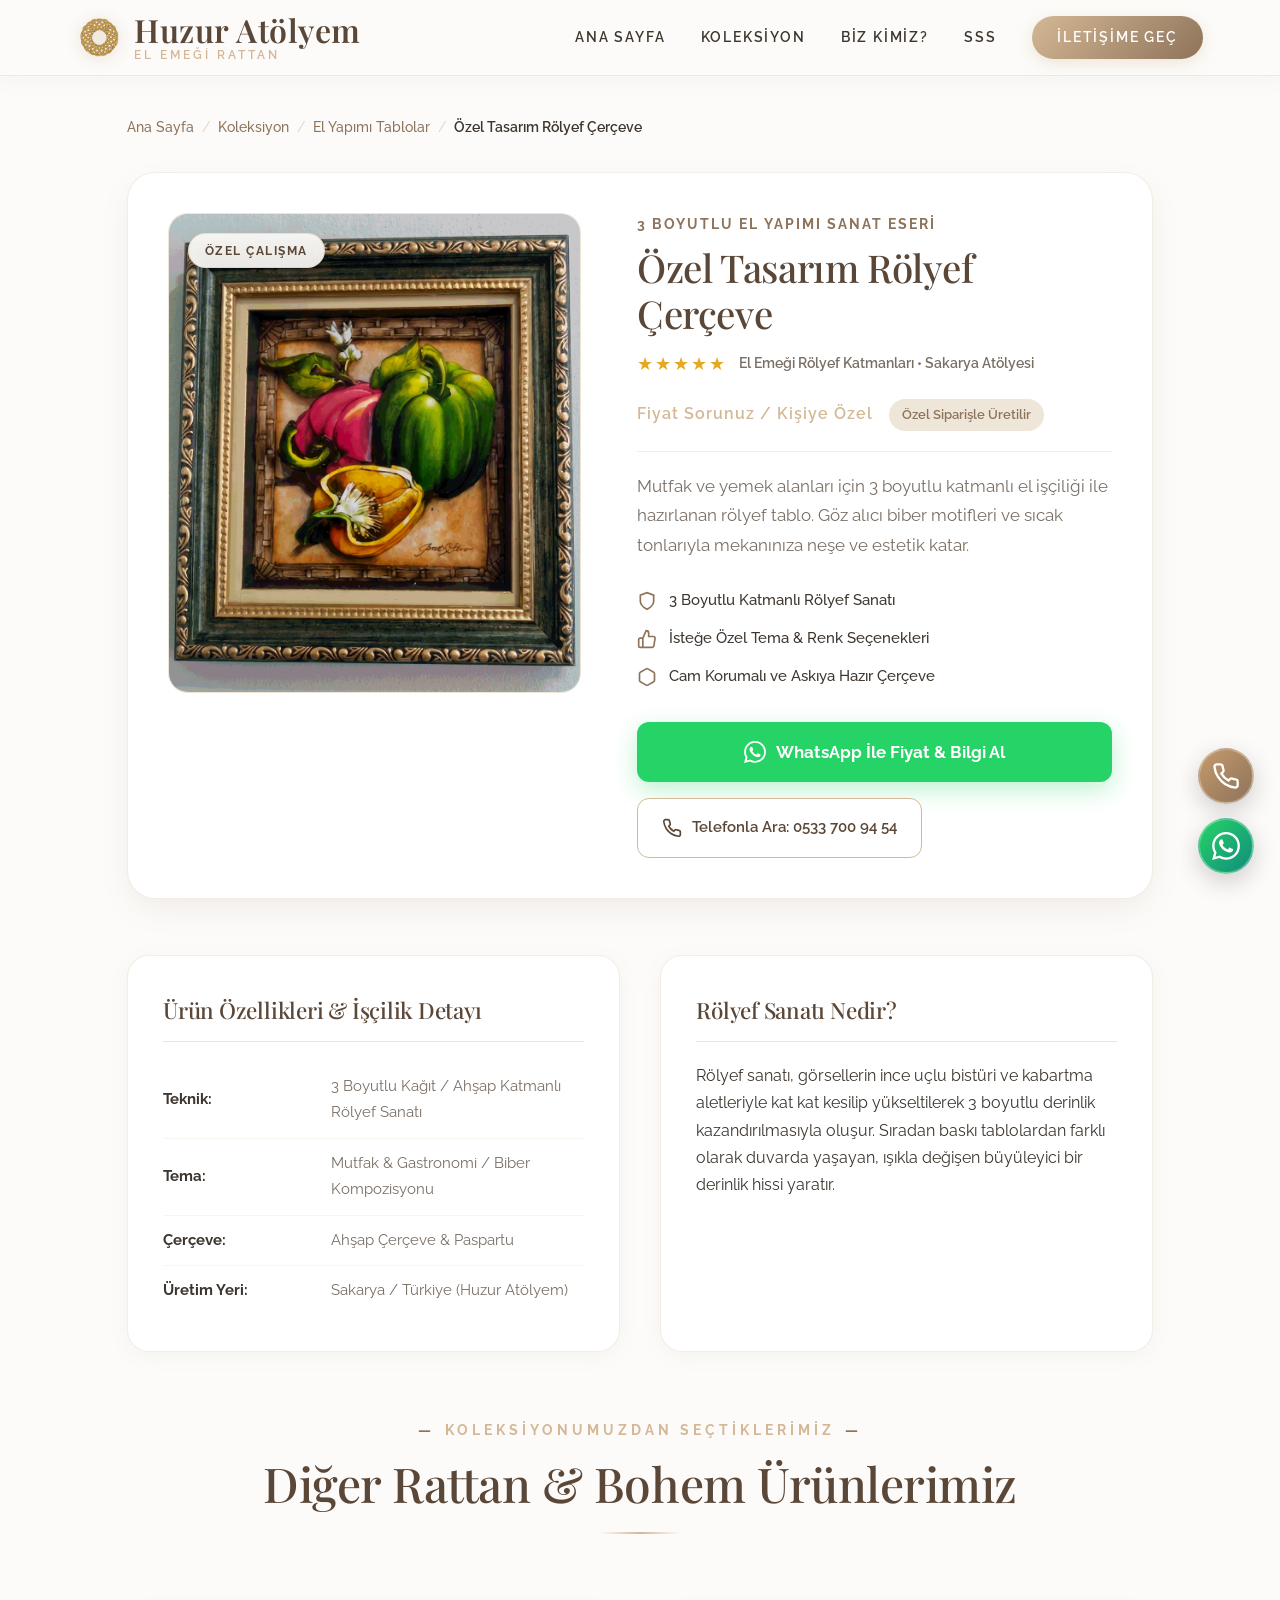
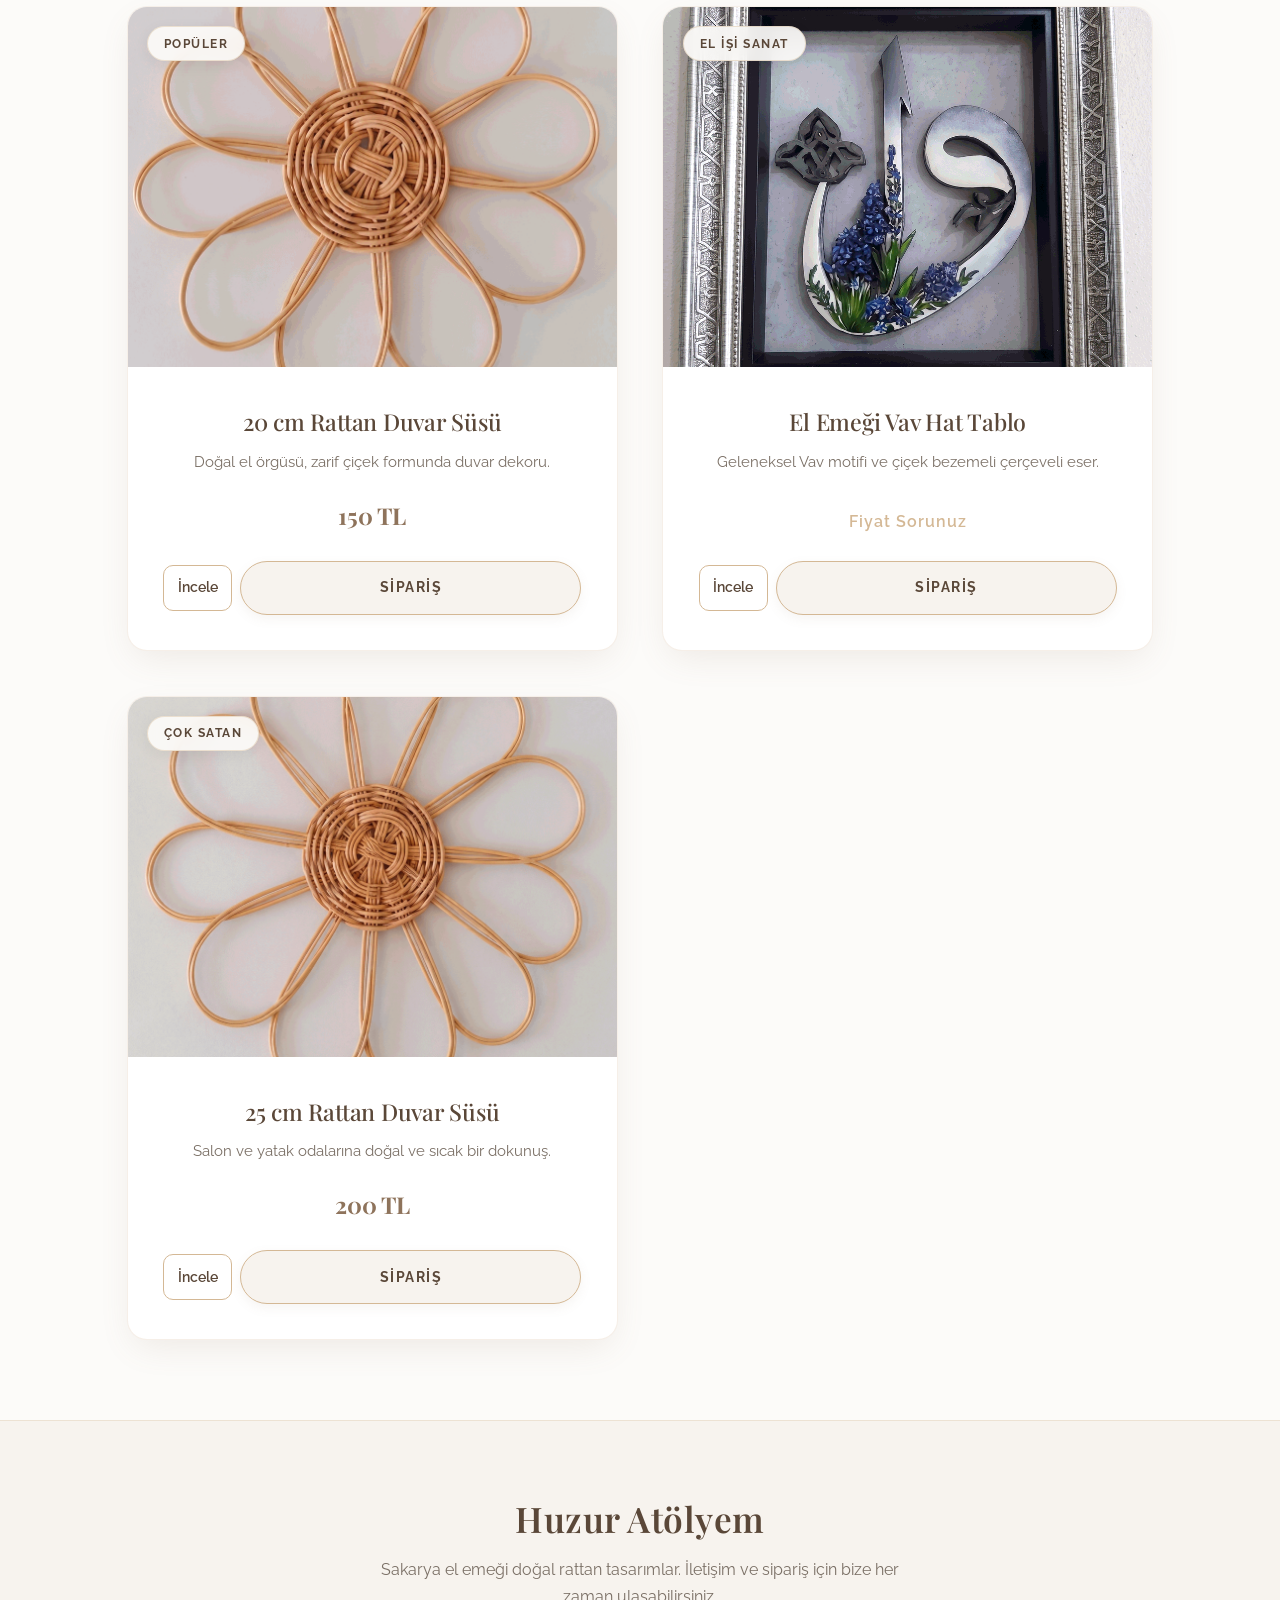
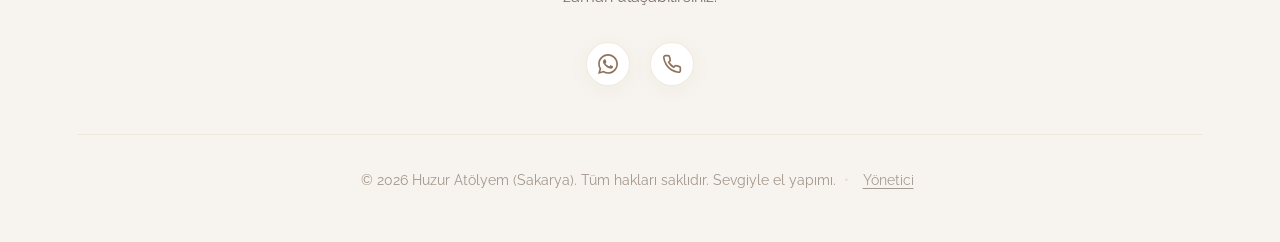
<file: urun-ozel-tasarim-rolyef-cerceve.html>
<!DOCTYPE html>
<html lang="tr">
<head>
    <meta charset="UTF-8">
    <meta name="viewport" content="width=device-width, initial-scale=1.0">
    <title>Özel Tasarım 3D Rölyef Tablo & Çerçeve | El Yapımı Sanat - Huzur Atölyem</title>
    <meta name="description" content="Sakarya el yapımı özel tasarım 3D rölyef tablo ve çerçeve. Mutfak, yemek alanı ve salonlar için el emeği sanatsal duvar dekorasyonu.">
    <meta name="keywords" content="rölyef tablo, 3d rölyef çerçeve, el yapımı tablo, mutfak duvar süsü, bohem tablo, dekoratif tablo, sakarya el yapımı sanat">
    <meta name="author" content="Huzur Atölyem">
    <meta name="robots" content="index, follow, max-image-preview:large, max-snippet:-1">
    
    <!-- Open Graph SEO -->
    <meta property="og:title" content="Özel Tasarım 3D Rölyef Çerçeve | Huzur Atölyem">
    <meta property="og:description" content="Mutfak ve yaşam alanları için 3 boyutlu el işçiliği özel tasarım rölyef tablo.">
    <meta property="og:image" content="https://huzuratolyem.com/foto_2.png">
    <meta property="og:type" content="product">
    <meta property="og:url" content="https://huzuratolyem.com/urun-ozel-tasarim-rolyef-cerceve.html">
    <meta property="og:locale" content="tr_TR">

    <!-- Schema.org Product & Breadcrumb Data -->
    <script type="application/ld+json">
    {
      "@context": "https://schema.org/",
      "@type": "Product",
      "name": "Özel Tasarım 3D Rölyef Tablo & Çerçeve",
      "image": [
        "https://huzuratolyem.com/foto_2.png"
      ],
      "description": "Sakarya atölyemizde hazırlanan mutfak ve yemek alanları için 3 boyutlu el işçiliği kabartma rölyef sanat tablosu.",
      "sku": "HA-RLF-02",
      "brand": {
        "@type": "Brand",
        "name": "Huzur Atölyem"
      },
      "offers": {
        "@type": "Offer",
        "url": "https://huzuratolyem.com/urun-ozel-tasarim-rolyef-cerceve.html",
        "priceCurrency": "TRY",
        "price": "450.00",
        "priceValidUntil": "2027-12-31",
        "availability": "https://schema.org/InStock",
        "itemCondition": "https://schema.org/NewCondition"
      },
      "category": "Home & Garden > Decor > Artwork > Paintings & Frames",
      "material": "Ahşap Çerçeve & 3D Rölyef Katmanları",
      "countryOfOrigin": "TR"
    }
    </script>

    <script type="application/ld+json">
    {
      "@context": "https://schema.org",
      "@type": "BreadcrumbList",
      "itemListElement": [
        {
          "@type": "ListItem",
          "position": 1,
          "name": "Ana Sayfa",
          "item": "https://huzuratolyem.com/"
        },
        {
          "@type": "ListItem",
          "position": 2,
          "name": "Tüm Ürünler",
          "item": "https://huzuratolyem.com/urunler.html"
        },
        {
          "@type": "ListItem",
          "position": 3,
          "name": "Özel Tasarım Rölyef Çerçeve",
          "item": "https://huzuratolyem.com/urun-ozel-tasarim-rolyef-cerceve.html"
        }
      ]
    }
    </script>

    <!-- Favicon -->
    <link rel="icon" type="image/png" href="favicon.png">
    <link rel="apple-touch-icon" href="favicon.png">

    <!-- Custom CSS -->
    <link rel="stylesheet" href="css/style.css">
</head>
<body class="product-detail-page">

    <!-- Navigation -->
    <nav class="navbar">
        <a href="index.html" class="logo-wrapper">
            <img src="favicon.png" alt="Huzur Atölyem Logo" class="logo-img">
            <div class="logo">
                Huzur Atölyem
                <span>El Emeği Rattan</span>
            </div>
        </a>
        
        <div class="nav-links">
            <a href="index.html">Ana Sayfa</a>
            <a href="urunler.html">Koleksiyon</a>
            <a href="biz-kimiz.html">Biz Kimiz?</a>
            <a href="index.html#sss">SSS</a>
            <a href="#iletisim" class="btn-contact">İletişime Geç</a>
        </div>

        <div class="hamburger">
            <span></span>
            <span></span>
            <span></span>
        </div>
    </nav>

    <!-- Main Content -->
    <main class="product-detail-main">
        <div class="product-detail-container">
            
            <!-- Breadcrumbs -->
            <div class="breadcrumbs">
                <a href="index.html">Ana Sayfa</a>
                <span class="bc-sep">/</span>
                <a href="urunler.html">Koleksiyon</a>
                <span class="bc-sep">/</span>
                <a href="urunler.html?cat=tablo-sanat">El Yapımı Tablolar</a>
                <span class="bc-sep">/</span>
                <span class="bc-current">Özel Tasarım Rölyef Çerçeve</span>
            </div>

            <!-- Product Showcase Grid -->
            <div class="product-showcase-grid">
                <!-- Gallery Column -->
                <div class="product-gallery-col">
                    <div class="main-image-wrap">
                        <span class="product-badge ozel-calisma">Özel Çalışma</span>
                        <img src="./foto_2.png" alt="Özel Tasarım 3D Rölyef Tablo Sakarya" id="mainProductImg">
                    </div>
                </div>

                <!-- Info Column -->
                <div class="product-info-col">
                    <span class="product-subcat">3 Boyutlu El Yapımı Sanat Eseri</span>
                    <h1 class="product-main-title">Özel Tasarım Rölyef Çerçeve</h1>
                    
                    <div class="product-rating-bar">
                        <div class="stars">★★★★★</div>
                        <span class="rating-text">El Emeği Rölyef Katmanları • Sakarya Atölyesi</span>
                    </div>

                    <div class="product-price-section">
                        <span class="price-ask">Fiyat Sorunuz / Kişiye Özel</span>
                        <span class="price-tax-badge">Özel Siparişle Üretilir</span>
                    </div>

                    <p class="product-summary-desc">
                        Mutfak ve yemek alanları için 3 boyutlu katmanlı el işçiliği ile hazırlanan rölyef tablo. Göz alıcı biber motifleri ve sıcak tonlarıyla mekanınıza neşe ve estetik katar.
                    </p>

                    <!-- Feature Highlights -->
                    <div class="product-key-points">
                        <div class="key-point">
                            <svg width="20" height="20" viewBox="0 0 24 24" fill="none" stroke="currentColor" stroke-width="2"><path d="M12 22s8-4 8-10V5l-8-3-8 3v7c0 6 8 10 8 10z"/></svg>
                            <span>3 Boyutlu Katmanlı Rölyef Sanatı</span>
                        </div>
                        <div class="key-point">
                            <svg width="20" height="20" viewBox="0 0 24 24" fill="none" stroke="currentColor" stroke-width="2"><path d="M14 9V5a3 3 0 0 0-3-3l-4 9v11h11.28a2 2 0 0 0 2-1.7l1.38-9a2 2 0 0 0-2-2.3zM7 22H4a2 2 0 0 1-2-2v-7a2 2 0 0 1 2-2h3"/></svg>
                            <span>İsteğe Özel Tema & Renk Seçenekleri</span>
                        </div>
                        <div class="key-point">
                            <svg width="20" height="20" viewBox="0 0 24 24" fill="none" stroke="currentColor" stroke-width="2"><path d="M21 16V8a2 2 0 0 0-1-1.73l-7-4a2 2 0 0 0-2 0l-7 4A2 2 0 0 0 3 8v8a2 2 0 0 0 1 1.73l7 4a2 2 0 0 0 2 0l7-4A2 2 0 0 0 21 16z"/></svg>
                            <span>Cam Korumalı ve Askıya Hazır Çerçeve</span>
                        </div>
                    </div>

                    <!-- Direct Order CTAs -->
                    <div class="product-actions-group">
                        <a href="https://wa.me/905337009454?text=Merhaba,%20Özel%20Tasarım%20Rölyef%20Çerçeve%20hakkında%20bilgi%20ve%20fiyat%20öğrenmek%20istiyorum." target="_blank" class="btn-product-wa">
                            <svg width="22" height="22" viewBox="0 0 24 24" fill="currentColor"><path d="M.057 24l1.687-6.163c-1.041-1.804-1.588-3.849-1.587-5.946.003-6.556 5.338-11.891 11.893-11.891 3.181.001 6.167 1.24 8.413 3.488 2.245 2.248 3.481 5.236 3.48 8.414-.003 6.557-5.338 11.892-11.893 11.892-1.99-.001-3.951-.5-5.688-1.448l-6.305 1.654zm6.597-3.807c1.676.995 3.276 1.591 5.392 1.592 5.448 0 9.886-4.434 9.889-9.885.002-5.462-4.415-9.89-9.881-9.892-5.452 0-9.887 4.434-9.889 9.884-.001 2.225.651 3.891 1.746 5.634l-.999 3.648 3.742-.981zm11.387-5.464c-.074-.124-.272-.198-.57-.347-.297-.149-1.758-.868-2.031-.967-.272-.099-.47-.149-.669.149-.198.297-.768.967-.941 1.165-.173.198-.347.223-.644.074-.297-.149-1.255-.462-2.39-1.475-.883-.788-1.48-1.761-1.653-2.059-.173-.297-.018-.458.13-.606.134-.133.297-.347.446-.521.151-.172.2-.296.3-.495.099-.198.05-.372-.025-.521-.075-.148-.669-1.611-.916-2.206-.242-.579-.487-.501-.669-.51l-.57-.01c-.198 0-.52.074-.792.372s-1.04 1.016-1.04 2.479 1.065 2.876 1.213 3.074c.149.198 2.095 3.2 5.076 4.487.709.306 1.263.489 1.694.626.712.226 1.36.194 1.872.118.571-.085 1.758-.719 2.006-1.413.248-.695.248-1.29.173-1.414z"/></svg>
                            WhatsApp İle Fiyat & Bilgi Al
                        </a>
                        <a href="tel:05337009454" class="btn-product-call">
                            <svg width="20" height="20" viewBox="0 0 24 24" fill="none" stroke="currentColor" stroke-width="2"><path d="M22 16.92v3a2 2 0 0 1-2.18 2 19.79 19.79 0 0 1-8.63-3.07 19.5 19.5 0 0 1-6-6 19.79 19.79 0 0 1-3.07-8.67A2 2 0 0 1 4.11 2h3a2 2 0 0 1 2 1.72 12.84 12.84 0 0 0 .7 2.81 2 2 0 0 1-.45 2.11L8.09 9.91a16 16 0 0 0 6 6l1.27-1.27a2 2 0 0 1 2.11-.45 12.84 12.84 0 0 0 2.81.7A2 2 0 0 1 22 16.92z"/></svg>
                            Telefonla Ara: 0533 700 94 54
                        </a>
                    </div>
                </div>
            </div>

            <!-- Detailed Specifications & Art Info -->
            <div class="product-details-content">
                <div class="details-section">
                    <h2>Ürün Özellikleri & İşçilik Detayı</h2>
                    <table class="specs-table">
                        <tr>
                            <td><strong>Teknik:</strong></td>
                            <td>3 Boyutlu Kağıt / Ahşap Katmanlı Rölyef Sanatı</td>
                        </tr>
                        <tr>
                            <td><strong>Tema:</strong></td>
                            <td>Mutfak & Gastronomi / Biber Kompozisyonu</td>
                        </tr>
                        <tr>
                            <td><strong>Çerçeve:</strong></td>
                            <td>Ahşap Çerçeve & Paspartu</td>
                        </tr>
                        <tr>
                            <td><strong>Üretim Yeri:</strong></td>
                            <td>Sakarya / Türkiye (Huzur Atölyem)</td>
                        </tr>
                    </table>
                </div>

                <div class="details-section">
                    <h2>Rölyef Sanatı Nedir?</h2>
                    <p>
                        Rölyef sanatı, görsellerin ince uçlu bistüri ve kabartma aletleriyle kat kat kesilip yükseltilerek 3 boyutlu derinlik kazandırılmasıyla oluşur. Sıradan baskı tablolardan farklı olarak duvarda yaşayan, ışıkla değişen büyüleyici bir derinlik hissi yaratır.
                    </p>
                </div>
            </div>

            <!-- Other Products from Workshop -->
            <div class="related-products-section">
                <div class="section-header">
                    <span class="section-subtitle">Koleksiyonumuzdan Seçtiklerimiz</span>
                    <h2 class="section-title">Diğer Rattan & Bohem Ürünlerimiz</h2>
                    <div class="divider"></div>
                </div>

                <div class="collection-grid">
                    <!-- 20 cm Duvar Süsü -->
                    <div class="product-card">
                        <span class="product-badge populer">Popüler</span>
                        <div class="product-image-wrap">
                            <img src="./foto_4.png" alt="20 cm Rattan Duvar Süsü" loading="lazy">
                        </div>
                        <div class="product-info">
                            <div>
                                <h3 class="product-title">20 cm Rattan Duvar Süsü</h3>
                                <p class="product-desc">Doğal el örgüsü, zarif çiçek formunda duvar dekoru.</p>
                            </div>
                            <div>
                                <div class="product-price-tag"><span class="product-price">150 TL</span></div>
                                <div class="card-btn-group">
                                    <a href="urun-20-cm-rattan-duvar-susu.html" class="btn-detail">İncele</a>
                                    <a href="https://wa.me/905337009454?text=Merhaba,%2020%20cm%20Rattan%20Duvar%20Süsü%20hakkında%20bilgi%20almak%20istiyorum." target="_blank" class="btn-whatsapp">Sipariş</a>
                                </div>
                            </div>
                        </div>
                    </div>

                    <!-- Vav Hat Tablo -->
                    <div class="product-card">
                        <span class="product-badge">El İşi Sanat</span>
                        <div class="product-image-wrap">
                            <img src="./foto_3.png" alt="Vav Hat Tablo" loading="lazy">
                        </div>
                        <div class="product-info">
                            <div>
                                <h3 class="product-title">El Emeği Vav Hat Tablo</h3>
                                <p class="product-desc">Geleneksel Vav motifi ve çiçek bezemeli çerçeveli eser.</p>
                            </div>
                            <div>
                                <div class="product-price-tag"><span class="price-ask">Fiyat Sorunuz</span></div>
                                <div class="card-btn-group">
                                    <a href="urun-el-emegi-vav-hat-tablo.html" class="btn-detail">İncele</a>
                                    <a href="https://wa.me/905337009454?text=Merhaba,%20Vav%20Hat%20Tablo%20hakkında%20bilgi%20almak%20istiyorum." target="_blank" class="btn-whatsapp">Sipariş</a>
                                </div>
                            </div>
                        </div>
                    </div>

                    <!-- 25 cm Duvar Süsü -->
                    <div class="product-card">
                        <span class="product-badge">Çok Satan</span>
                        <div class="product-image-wrap">
                            <img src="./foto_5.png" alt="25 cm Rattan Duvar Süsü" loading="lazy">
                        </div>
                        <div class="product-info">
                            <div>
                                <h3 class="product-title">25 cm Rattan Duvar Süsü</h3>
                                <p class="product-desc">Salon ve yatak odalarına doğal ve sıcak bir dokunuş.</p>
                            </div>
                            <div>
                                <div class="product-price-tag"><span class="product-price">200 TL</span></div>
                                <div class="card-btn-group">
                                    <a href="urun-25-cm-rattan-duvar-susu.html" class="btn-detail">İncele</a>
                                    <a href="https://wa.me/905337009454?text=Merhaba,%2025%20cm%20Rattan%20Duvar%20Süsü%20hakkında%20bilgi%20almak%20istiyorum." target="_blank" class="btn-whatsapp">Sipariş</a>
                                </div>
                            </div>
                        </div>
                    </div>
                </div>
            </div>

        </div>
    </main>

    <!-- Footer -->
    <footer id="iletisim">
        <a href="index.html" class="logo">Huzur Atölyem</a>
        <p>Sakarya el emeği doğal rattan tasarımlar. İletişim ve sipariş için bize her zaman ulaşabilirsiniz.</p>
        
        <div class="footer-social">
            <a href="https://wa.me/905337009454" target="_blank" aria-label="WhatsApp">
                <svg width="20" height="20" viewBox="0 0 24 24" fill="currentColor"><path d="M.057 24l1.687-6.163c-1.041-1.804-1.588-3.849-1.587-5.946.003-6.556 5.338-11.891 11.893-11.891 3.181.001 6.167 1.24 8.413 3.488 2.245 2.248 3.481 5.236 3.48 8.414-.003 6.557-5.338 11.892-11.893 11.892-1.99-.001-3.951-.5-5.688-1.448l-6.305 1.654zm6.597-3.807c1.676.995 3.276 1.591 5.392 1.592 5.448 0 9.886-4.434 9.889-9.885.002-5.462-4.415-9.89-9.881-9.892-5.452 0-9.887 4.434-9.889 9.884-.001 2.225.651 3.891 1.746 5.634l-.999 3.648 3.742-.981zm11.387-5.464c-.074-.124-.272-.198-.57-.347-.297-.149-1.758-.868-2.031-.967-.272-.099-.47-.149-.669.149-.198.297-.768.967-.941 1.165-.173.198-.347.223-.644.074-.297-.149-1.255-.462-2.39-1.475-.883-.788-1.48-1.761-1.653-2.059-.173-.297-.018-.458.13-.606.134-.133.297-.347.446-.521.151-.172.2-.296.3-.495.099-.198.05-.372-.025-.521-.075-.148-.669-1.611-.916-2.206-.242-.579-.487-.501-.669-.51l-.57-.01c-.198 0-.52.074-.792.372s-1.04 1.016-1.04 2.479 1.065 2.876 1.213 3.074c.149.198 2.095 3.2 5.076 4.487.709.306 1.263.489 1.694.626.712.226 1.36.194 1.872.118.571-.085 1.758-.719 2.006-1.413.248-.695.248-1.29.173-1.414z"/></svg>
            </a>
            <a href="tel:05337009454" aria-label="Telefon">
                <svg width="20" height="20" viewBox="0 0 24 24" fill="none" stroke="currentColor" stroke-width="2"><path d="M22 16.92v3a2 2 0 0 1-2.18 2 19.79 19.79 0 0 1-8.63-3.07 19.5 19.5 0 0 1-6-6 19.79 19.79 0 0 1-3.07-8.67A2 2 0 0 1 4.11 2h3a2 2 0 0 1 2 1.72 12.84 12.84 0 0 0 .7 2.81 2 2 0 0 1-.45 2.11L8.09 9.91a16 16 0 0 0 6 6l1.27-1.27a2 2 0 0 1 2.11-.45 12.84 12.84 0 0 0 2.81.7A2 2 0 0 1 22 16.92z"/></svg>
            </a>
        </div>

        <div class="footer-bottom">
            <span>© 2026 Huzur Atölyem (Sakarya). Tüm hakları saklıdır. Sevgiyle el yapımı.</span>
            <span class="footer-dot">•</span>
            <a href="index.html#admin" class="admin-trigger-btn">Yönetici</a>
        </div>
    </footer>

    <!-- Floating WhatsApp & Call Buttons -->
    <div class="floating-quick-actions">
        <a href="tel:05337009454" class="quick-action-btn btn-call" aria-label="Hemen Arayın">
            <svg viewBox="0 0 24 24" fill="none" stroke="currentColor" stroke-width="2"><path d="M22 16.92v3a2 2 0 0 1-2.18 2 19.79 19.79 0 0 1-8.63-3.07 19.5 19.5 0 0 1-6-6 19.79 19.79 0 0 1-3.07-8.67A2 2 0 0 1 4.11 2h3a2 2 0 0 1 2 1.72 12.84 12.84 0 0 0 .7 2.81 2 2 0 0 1-.45 2.11L8.09 9.91a16 16 0 0 0 6 6l1.27-1.27a2 2 0 0 1 2.11-.45 12.84 12.84 0 0 0 2.81.7A2 2 0 0 1 22 16.92z"/></svg>
        </a>
        <a href="https://wa.me/905337009454?text=Merhaba,%20Özel%20Tasarım%20Rölyef%20Çerçeve%20hakkında%20bilgi%20almak%20istiyorum." target="_blank" class="quick-action-btn btn-wp" aria-label="WhatsApp İle Yazın">
            <svg viewBox="0 0 24 24" fill="currentColor"><path d="M.057 24l1.687-6.163c-1.041-1.804-1.588-3.849-1.587-5.946.003-6.556 5.338-11.891 11.893-11.891 3.181.001 6.167 1.24 8.413 3.488 2.245 2.248 3.481 5.236 3.48 8.414-.003 6.557-5.338 11.892-11.893 11.892-1.99-.001-3.951-.5-5.688-1.448l-6.305 1.654zm6.597-3.807c1.676.995 3.276 1.591 5.392 1.592 5.448 0 9.886-4.434 9.889-9.885.002-5.462-4.415-9.89-9.881-9.892-5.452 0-9.887 4.434-9.889 9.884-.001 2.225.651 3.891 1.746 5.634l-.999 3.648 3.742-.981zm11.387-5.464c-.074-.124-.272-.198-.57-.347-.297-.149-1.758-.868-2.031-.967-.272-.099-.47-.149-.669.149-.198.297-.768.967-.941 1.165-.173.198-.347.223-.644.074-.297-.149-1.255-.462-2.39-1.475-.883-.788-1.48-1.761-1.653-2.059-.173-.297-.018-.458.13-.606.134-.133.297-.347.446-.521.151-.172.2-.296.3-.495.099-.198.05-.372-.025-.521-.075-.148-.669-1.611-.916-2.206-.242-.579-.487-.501-.669-.51l-.57-.01c-.198 0-.52.074-.792.372s-1.04 1.016-1.04 2.479 1.065 2.876 1.213 3.074c.149.198 2.095 3.2 5.076 4.487.709.306 1.263.489 1.694.626.712.226 1.36.194 1.872.118.571-.085 1.758-.719 2.006-1.413.248-.695.248-1.29.173-1.414z"/></svg>
        </a>
    </div>

    <!-- Scripts -->
    <script src="js/main.js"></script>
</body>
</html>
</file>
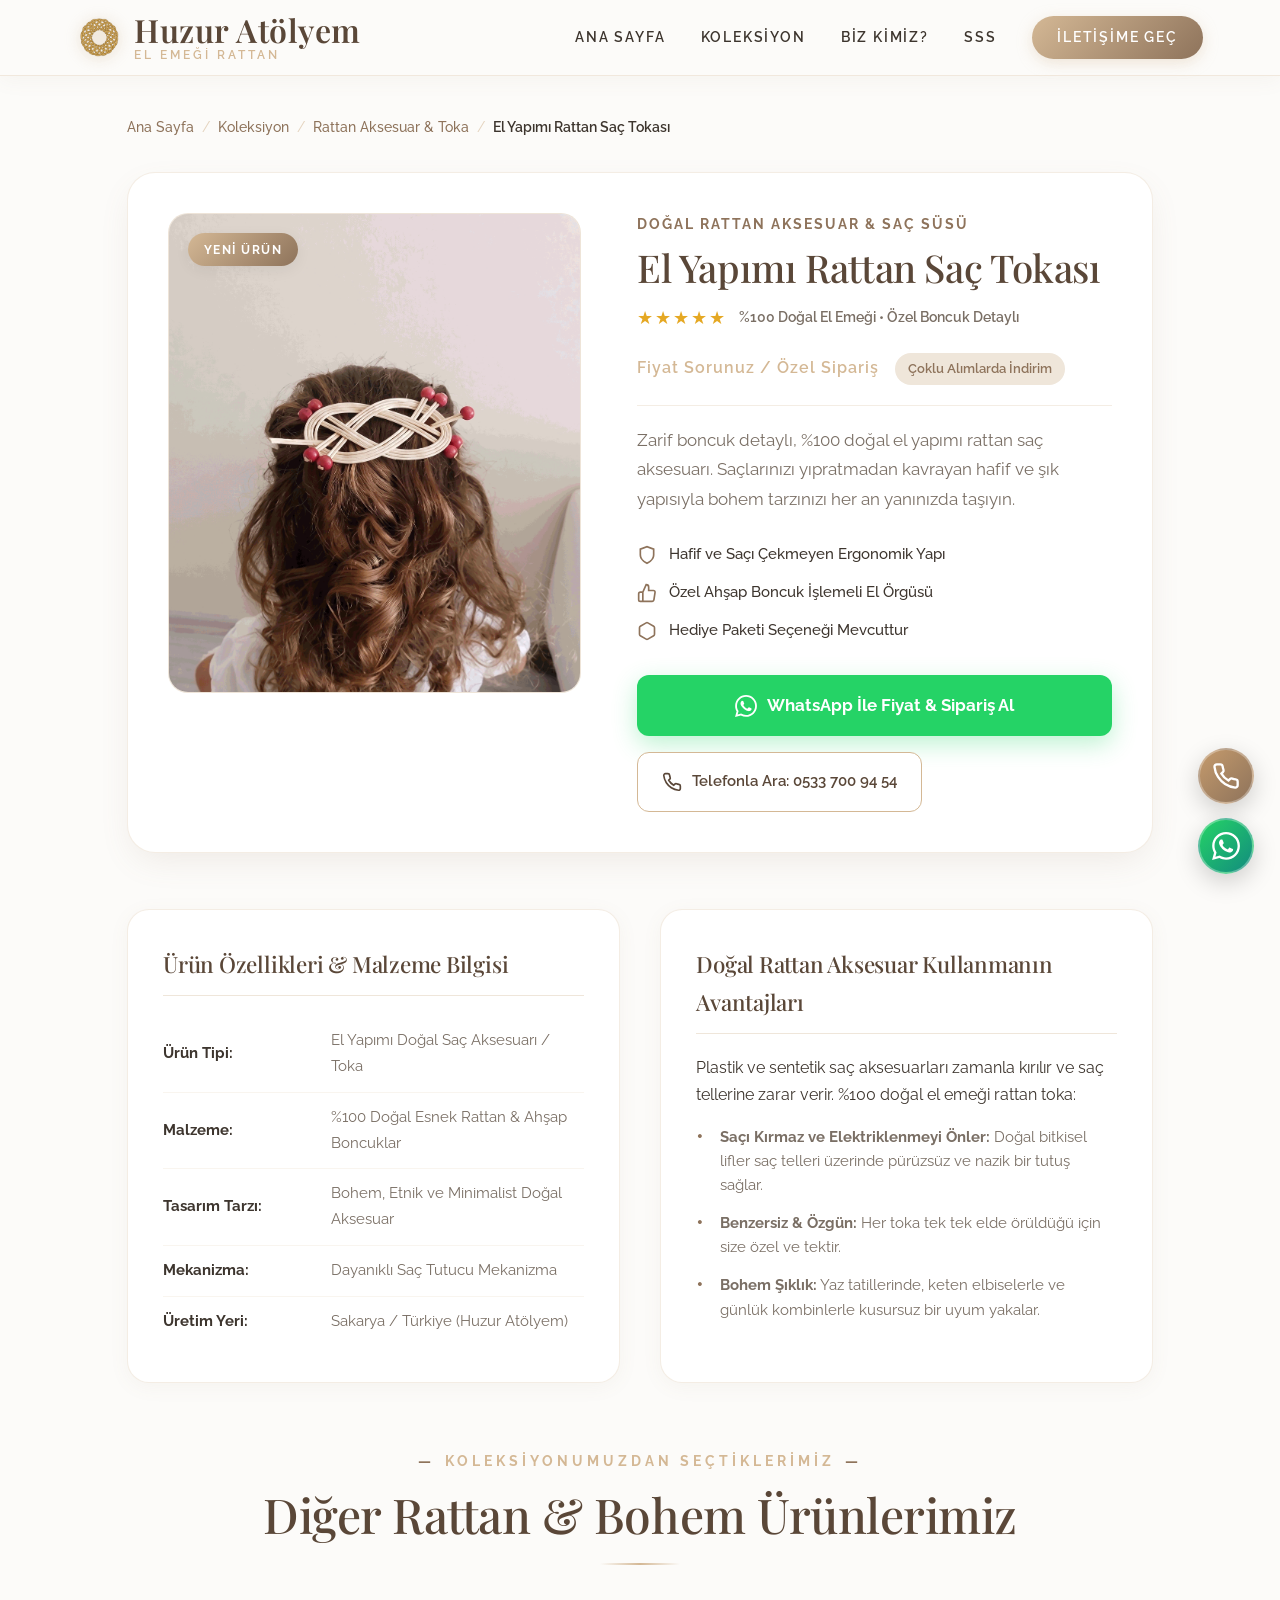
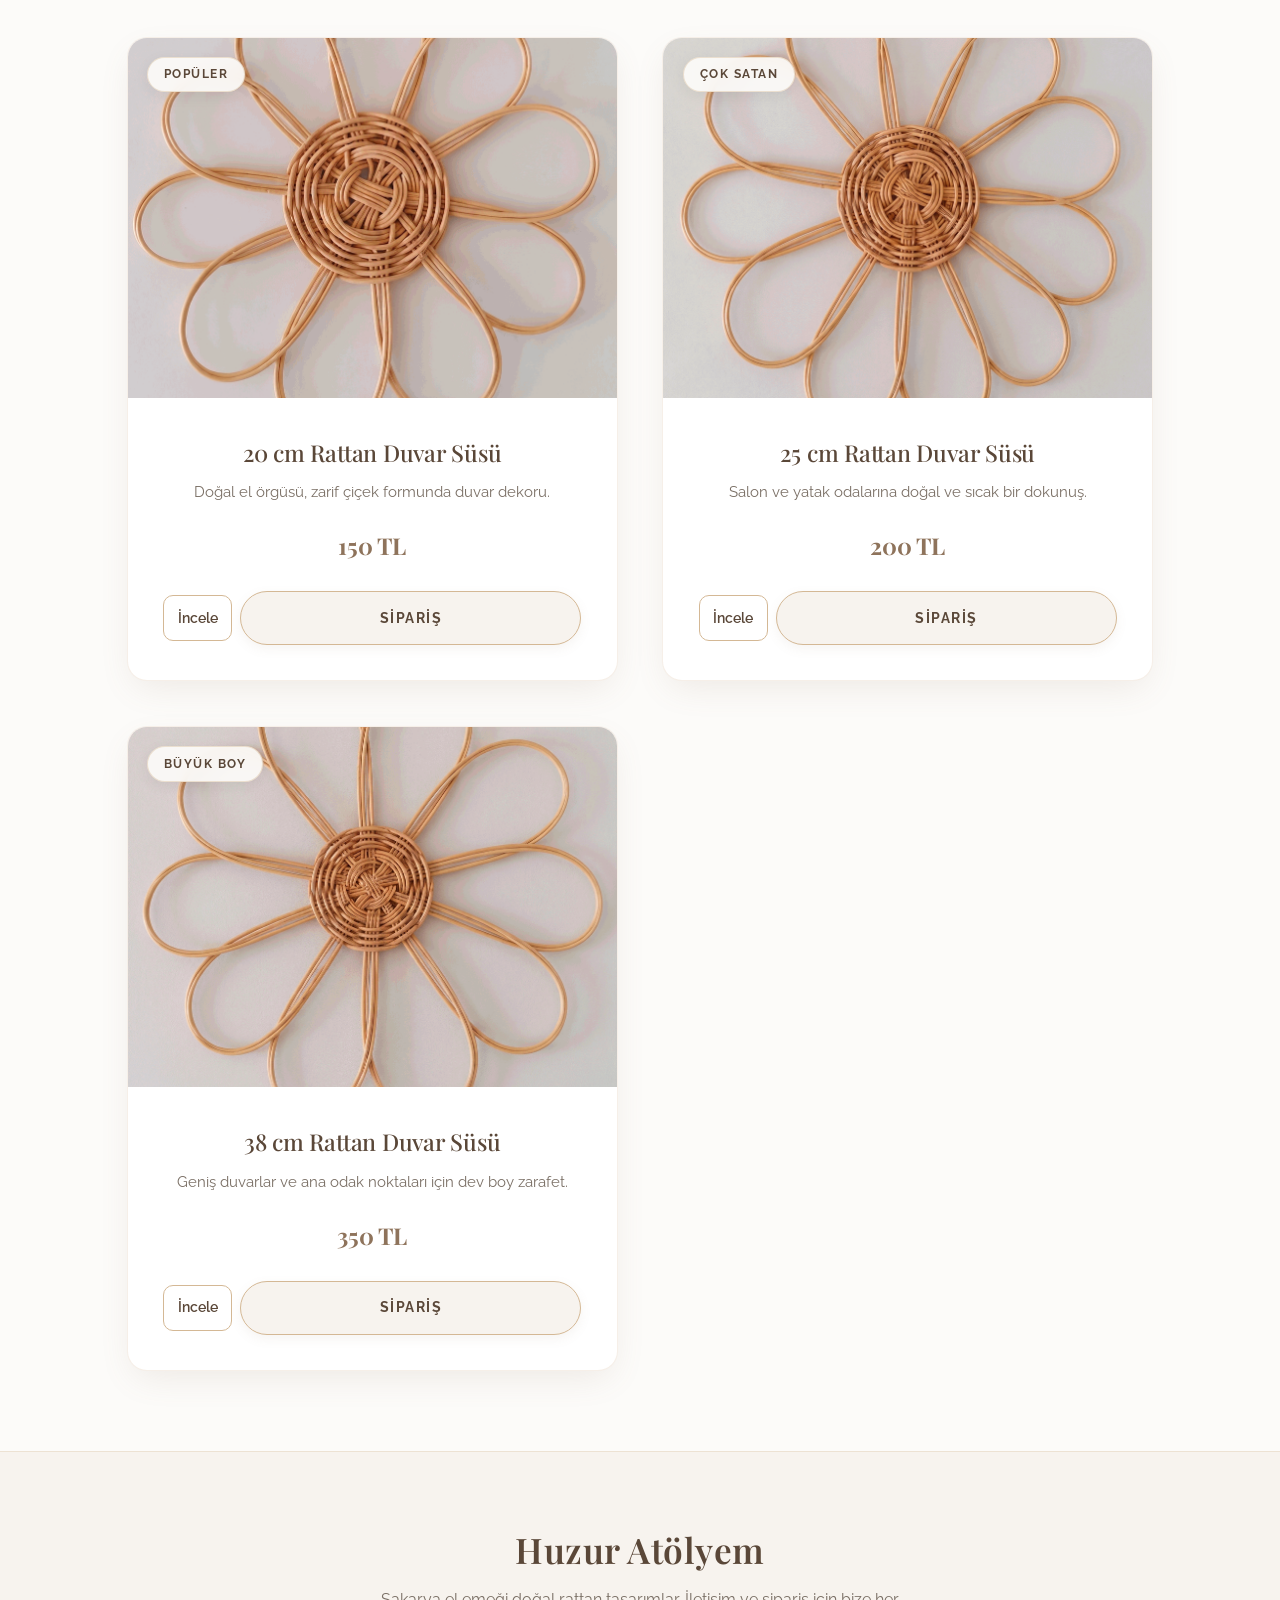
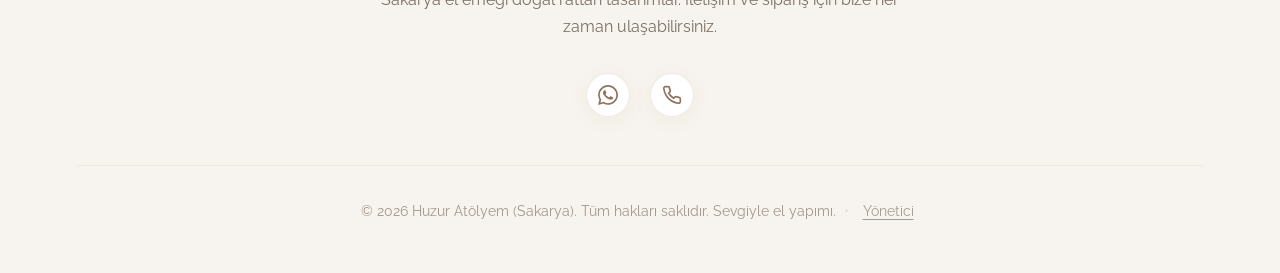
<file: urun-rattan-sac-tokasi.html>
<!DOCTYPE html>
<html lang="tr">
<head>
    <meta charset="UTF-8">
    <meta name="viewport" content="width=device-width, initial-scale=1.0">
    <title>El Yapımı Rattan Saç Tokası | Doğal Rattan Aksesuar - Huzur Atölyem</title>
    <meta name="description" content="Sakarya el yapımı %100 doğal rattan saç tokası ve saç aksesuarı. Zarif boncuk detaylı, bohem tarzı, hafif ve saçları kırmayan el emeği rattan süs.">
    <meta name="keywords" content="rattan aksesuar, rattan saç tokası, rattan toka, el yapımı rattan süs, bohem toka, bohem saç aksesuarı, doğal rattan aksesuar, sakarya toka">
    <meta name="author" content="Huzur Atölyem">
    <meta name="robots" content="index, follow, max-image-preview:large, max-snippet:-1">
    
    <!-- Open Graph SEO -->
    <meta property="og:title" content="El Yapımı Rattan Saç Tokası & Aksesuar | Huzur Atölyem">
    <meta property="og:description" content="%100 doğal el yapımı bohem rattan saç tokası ve aksesuarı. Zarif boncuk işlemeli el emeği tasarım.">
    <meta property="og:image" content="https://huzuratolyem.com/foto_1.png">
    <meta property="og:type" content="product">
    <meta property="og:url" content="https://huzuratolyem.com/urun-rattan-sac-tokasi.html">
    <meta property="og:locale" content="tr_TR">

    <!-- Schema.org Product & Breadcrumb Data -->
    <script type="application/ld+json">
    {
      "@context": "https://schema.org/",
      "@type": "Product",
      "name": "El Yapımı Rattan Saç Tokası & Aksesuar",
      "image": [
        "https://huzuratolyem.com/foto_1.png"
      ],
      "description": "Sakarya el yapımı %100 doğal rattan liflerinden örülen, zarif ahşap boncuk detaylı bohem saç tokası ve kişisel aksesuar.",
      "sku": "HA-RST-01",
      "brand": {
        "@type": "Brand",
        "name": "Huzur Atölyem"
      },
      "offers": {
        "@type": "Offer",
        "url": "https://huzuratolyem.com/urun-rattan-sac-tokasi.html",
        "priceCurrency": "TRY",
        "price": "120.00",
        "priceValidUntil": "2027-12-31",
        "availability": "https://schema.org/InStock",
        "itemCondition": "https://schema.org/NewCondition"
      },
      "category": "Apparel & Accessories > Clothing Accessories > Hair Accessories > Rattan Toka",
      "material": "%100 Doğal Rattan & Ahşap Boncuk",
      "countryOfOrigin": "TR"
    }
    </script>

    <script type="application/ld+json">
    {
      "@context": "https://schema.org",
      "@type": "BreadcrumbList",
      "itemListElement": [
        {
          "@type": "ListItem",
          "position": 1,
          "name": "Ana Sayfa",
          "item": "https://huzuratolyem.com/"
        },
        {
          "@type": "ListItem",
          "position": 2,
          "name": "Tüm Ürünler",
          "item": "https://huzuratolyem.com/urunler.html"
        },
        {
          "@type": "ListItem",
          "position": 3,
          "name": "Rattan Saç Tokası",
          "item": "https://huzuratolyem.com/urun-rattan-sac-tokasi.html"
        }
      ]
    }
    </script>

    <!-- Favicon -->
    <link rel="icon" type="image/png" href="favicon.png">
    <link rel="apple-touch-icon" href="favicon.png">

    <!-- Custom CSS -->
    <link rel="stylesheet" href="css/style.css">
</head>
<body class="product-detail-page">

    <!-- Navigation -->
    <nav class="navbar">
        <a href="index.html" class="logo-wrapper">
            <img src="favicon.png" alt="Huzur Atölyem Logo" class="logo-img">
            <div class="logo">
                Huzur Atölyem
                <span>El Emeği Rattan</span>
            </div>
        </a>
        
        <div class="nav-links">
            <a href="index.html">Ana Sayfa</a>
            <a href="urunler.html">Koleksiyon</a>
            <a href="biz-kimiz.html">Biz Kimiz?</a>
            <a href="index.html#sss">SSS</a>
            <a href="#iletisim" class="btn-contact">İletişime Geç</a>
        </div>

        <div class="hamburger">
            <span></span>
            <span></span>
            <span></span>
        </div>
    </nav>

    <!-- Main Content -->
    <main class="product-detail-main">
        <div class="product-detail-container">
            
            <!-- Breadcrumbs -->
            <div class="breadcrumbs">
                <a href="index.html">Ana Sayfa</a>
                <span class="bc-sep">/</span>
                <a href="urunler.html">Koleksiyon</a>
                <span class="bc-sep">/</span>
                <a href="urunler.html?cat=aksesuar-toka">Rattan Aksesuar & Toka</a>
                <span class="bc-sep">/</span>
                <span class="bc-current">El Yapımı Rattan Saç Tokası</span>
            </div>

            <!-- Product Showcase Grid -->
            <div class="product-showcase-grid">
                <!-- Gallery Column -->
                <div class="product-gallery-col">
                    <div class="main-image-wrap">
                        <span class="product-badge new">Yeni Ürün</span>
                        <img src="./foto_1.png" alt="El Yapımı Rattan Saç Tokası ve Doğal Aksesuar Sakarya" id="mainProductImg">
                    </div>
                </div>

                <!-- Info Column -->
                <div class="product-info-col">
                    <span class="product-subcat">Doğal Rattan Aksesuar & Saç Süsü</span>
                    <h1 class="product-main-title">El Yapımı Rattan Saç Tokası</h1>
                    
                    <div class="product-rating-bar">
                        <div class="stars">★★★★★</div>
                        <span class="rating-text">%100 Doğal El Emeği • Özel Boncuk Detaylı</span>
                    </div>

                    <div class="product-price-section">
                        <span class="price-ask">Fiyat Sorunuz / Özel Sipariş</span>
                        <span class="price-tax-badge">Çoklu Alımlarda İndirim</span>
                    </div>

                    <p class="product-summary-desc">
                        Zarif boncuk detaylı, %100 doğal el yapımı rattan saç aksesuarı. Saçlarınızı yıpratmadan kavrayan hafif ve şık yapısıyla bohem tarzınızı her an yanınızda taşıyın.
                    </p>

                    <!-- Feature Highlights -->
                    <div class="product-key-points">
                        <div class="key-point">
                            <svg width="20" height="20" viewBox="0 0 24 24" fill="none" stroke="currentColor" stroke-width="2"><path d="M12 22s8-4 8-10V5l-8-3-8 3v7c0 6 8 10 8 10z"/></svg>
                            <span>Hafif ve Saçı Çekmeyen Ergonomik Yapı</span>
                        </div>
                        <div class="key-point">
                            <svg width="20" height="20" viewBox="0 0 24 24" fill="none" stroke="currentColor" stroke-width="2"><path d="M14 9V5a3 3 0 0 0-3-3l-4 9v11h11.28a2 2 0 0 0 2-1.7l1.38-9a2 2 0 0 0-2-2.3zM7 22H4a2 2 0 0 1-2-2v-7a2 2 0 0 1 2-2h3"/></svg>
                            <span>Özel Ahşap Boncuk İşlemeli El Örgüsü</span>
                        </div>
                        <div class="key-point">
                            <svg width="20" height="20" viewBox="0 0 24 24" fill="none" stroke="currentColor" stroke-width="2"><path d="M21 16V8a2 2 0 0 0-1-1.73l-7-4a2 2 0 0 0-2 0l-7 4A2 2 0 0 0 3 8v8a2 2 0 0 0 1 1.73l7 4a2 2 0 0 0 2 0l7-4A2 2 0 0 0 21 16z"/></svg>
                            <span>Hediye Paketi Seçeneği Mevcuttur</span>
                        </div>
                    </div>

                    <!-- Direct Order CTAs -->
                    <div class="product-actions-group">
                        <a href="https://wa.me/905337009454?text=Merhaba,%20El%20Yapımı%20Rattan%20Saç%20Tokası%20hakkında%20bilgi%20ve%20fiyat%20öğrenmek%20istiyorum." target="_blank" class="btn-product-wa">
                            <svg width="22" height="22" viewBox="0 0 24 24" fill="currentColor"><path d="M.057 24l1.687-6.163c-1.041-1.804-1.588-3.849-1.587-5.946.003-6.556 5.338-11.891 11.893-11.891 3.181.001 6.167 1.24 8.413 3.488 2.245 2.248 3.481 5.236 3.48 8.414-.003 6.557-5.338 11.892-11.893 11.892-1.99-.001-3.951-.5-5.688-1.448l-6.305 1.654zm6.597-3.807c1.676.995 3.276 1.591 5.392 1.592 5.448 0 9.886-4.434 9.889-9.885.002-5.462-4.415-9.89-9.881-9.892-5.452 0-9.887 4.434-9.889 9.884-.001 2.225.651 3.891 1.746 5.634l-.999 3.648 3.742-.981zm11.387-5.464c-.074-.124-.272-.198-.57-.347-.297-.149-1.758-.868-2.031-.967-.272-.099-.47-.149-.669.149-.198.297-.768.967-.941 1.165-.173.198-.347.223-.644.074-.297-.149-1.255-.462-2.39-1.475-.883-.788-1.48-1.761-1.653-2.059-.173-.297-.018-.458.13-.606.134-.133.297-.347.446-.521.151-.172.2-.296.3-.495.099-.198.05-.372-.025-.521-.075-.148-.669-1.611-.916-2.206-.242-.579-.487-.501-.669-.51l-.57-.01c-.198 0-.52.074-.792.372s-1.04 1.016-1.04 2.479 1.065 2.876 1.213 3.074c.149.198 2.095 3.2 5.076 4.487.709.306 1.263.489 1.694.626.712.226 1.36.194 1.872.118.571-.085 1.758-.719 2.006-1.413.248-.695.248-1.29.173-1.414z"/></svg>
                            WhatsApp İle Fiyat & Sipariş Al
                        </a>
                        <a href="tel:05337009454" class="btn-product-call">
                            <svg width="20" height="20" viewBox="0 0 24 24" fill="none" stroke="currentColor" stroke-width="2"><path d="M22 16.92v3a2 2 0 0 1-2.18 2 19.79 19.79 0 0 1-8.63-3.07 19.5 19.5 0 0 1-6-6 19.79 19.79 0 0 1-3.07-8.67A2 2 0 0 1 4.11 2h3a2 2 0 0 1 2 1.72 12.84 12.84 0 0 0 .7 2.81 2 2 0 0 1-.45 2.11L8.09 9.91a16 16 0 0 0 6 6l1.27-1.27a2 2 0 0 1 2.11-.45 12.84 12.84 0 0 0 2.81.7A2 2 0 0 1 22 16.92z"/></svg>
                            Telefonla Ara: 0533 700 94 54
                        </a>
                    </div>
                </div>
            </div>

            <!-- Detailed Specifications & Accessories Guide -->
            <div class="product-details-content">
                <div class="details-section">
                    <h2>Ürün Özellikleri & Malzeme Bilgisi</h2>
                    <table class="specs-table">
                        <tr>
                            <td><strong>Ürün Tipi:</strong></td>
                            <td>El Yapımı Doğal Saç Aksesuarı / Toka</td>
                        </tr>
                        <tr>
                            <td><strong>Malzeme:</strong></td>
                            <td>%100 Doğal Esnek Rattan & Ahşap Boncuklar</td>
                        </tr>
                        <tr>
                            <td><strong>Tasarım Tarzı:</strong></td>
                            <td>Bohem, Etnik ve Minimalist Doğal Aksesuar</td>
                        </tr>
                        <tr>
                            <td><strong>Mekanizma:</strong></td>
                            <td>Dayanıklı Saç Tutucu Mekanizma</td>
                        </tr>
                        <tr>
                            <td><strong>Üretim Yeri:</strong></td>
                            <td>Sakarya / Türkiye (Huzur Atölyem)</td>
                        </tr>
                    </table>
                </div>

                <div class="details-section">
                    <h2>Doğal Rattan Aksesuar Kullanmanın Avantajları</h2>
                    <p>
                        Plastik ve sentetik saç aksesuarları zamanla kırılır ve saç tellerine zarar verir. %100 doğal el emeği rattan toka:
                    </p>
                    <ul class="bohem-tips-list">
                        <li><strong>Saçı Kırmaz ve Elektriklenmeyi Önler:</strong> Doğal bitkisel lifler saç telleri üzerinde pürüzsüz ve nazik bir tutuş sağlar.</li>
                        <li><strong>Benzersiz & Özgün:</strong> Her toka tek tek elde örüldüğü için size özel ve tektir.</li>
                        <li><strong>Bohem Şıklık:</strong> Yaz tatillerinde, keten elbiselerle ve günlük kombinlerle kusursuz bir uyum yakalar.</li>
                    </ul>
                </div>
            </div>

            <!-- Other Products from Workshop -->
            <div class="related-products-section">
                <div class="section-header">
                    <span class="section-subtitle">Koleksiyonumuzdan Seçtiklerimiz</span>
                    <h2 class="section-title">Diğer Rattan & Bohem Ürünlerimiz</h2>
                    <div class="divider"></div>
                </div>

                <div class="collection-grid">
                    <!-- 20 cm Duvar Süsü -->
                    <div class="product-card">
                        <span class="product-badge populer">Popüler</span>
                        <div class="product-image-wrap">
                            <img src="./foto_4.png" alt="20 cm Rattan Duvar Süsü" loading="lazy">
                        </div>
                        <div class="product-info">
                            <div>
                                <h3 class="product-title">20 cm Rattan Duvar Süsü</h3>
                                <p class="product-desc">Doğal el örgüsü, zarif çiçek formunda duvar dekoru.</p>
                            </div>
                            <div>
                                <div class="product-price-tag"><span class="product-price">150 TL</span></div>
                                <div class="card-btn-group">
                                    <a href="urun-20-cm-rattan-duvar-susu.html" class="btn-detail">İncele</a>
                                    <a href="https://wa.me/905337009454?text=Merhaba,%2020%20cm%20Rattan%20Duvar%20Süsü%20hakkında%20bilgi%20almak%20istiyorum." target="_blank" class="btn-whatsapp">Sipariş</a>
                                </div>
                            </div>
                        </div>
                    </div>

                    <!-- 25 cm Duvar Süsü -->
                    <div class="product-card">
                        <span class="product-badge">Çok Satan</span>
                        <div class="product-image-wrap">
                            <img src="./foto_5.png" alt="25 cm Rattan Duvar Süsü" loading="lazy">
                        </div>
                        <div class="product-info">
                            <div>
                                <h3 class="product-title">25 cm Rattan Duvar Süsü</h3>
                                <p class="product-desc">Salon ve yatak odalarına doğal ve sıcak bir dokunuş.</p>
                            </div>
                            <div>
                                <div class="product-price-tag"><span class="product-price">200 TL</span></div>
                                <div class="card-btn-group">
                                    <a href="urun-25-cm-rattan-duvar-susu.html" class="btn-detail">İncele</a>
                                    <a href="https://wa.me/905337009454?text=Merhaba,%2025%20cm%20Rattan%20Duvar%20Süsü%20hakkında%20bilgi%20almak%20istiyorum." target="_blank" class="btn-whatsapp">Sipariş</a>
                                </div>
                            </div>
                        </div>
                    </div>

                    <!-- 38 cm Duvar Süsü -->
                    <div class="product-card">
                        <span class="product-badge">Büyük Boy</span>
                        <div class="product-image-wrap">
                            <img src="./foto_6.png" alt="38 cm Rattan Duvar Süsü" loading="lazy">
                        </div>
                        <div class="product-info">
                            <div>
                                <h3 class="product-title">38 cm Rattan Duvar Süsü</h3>
                                <p class="product-desc">Geniş duvarlar ve ana odak noktaları için dev boy zarafet.</p>
                            </div>
                            <div>
                                <div class="product-price-tag"><span class="product-price">350 TL</span></div>
                                <div class="card-btn-group">
                                    <a href="urun-38-cm-rattan-duvar-susu.html" class="btn-detail">İncele</a>
                                    <a href="https://wa.me/905337009454?text=Merhaba,%2038%20cm%20Rattan%20Duvar%20Süsü%20hakkında%20bilgi%20almak%20istiyorum." target="_blank" class="btn-whatsapp">Sipariş</a>
                                </div>
                            </div>
                        </div>
                    </div>
                </div>
            </div>

        </div>
    </main>

    <!-- Footer -->
    <footer id="iletisim">
        <a href="index.html" class="logo">Huzur Atölyem</a>
        <p>Sakarya el emeği doğal rattan tasarımlar. İletişim ve sipariş için bize her zaman ulaşabilirsiniz.</p>
        
        <div class="footer-social">
            <a href="https://wa.me/905337009454" target="_blank" aria-label="WhatsApp">
                <svg width="20" height="20" viewBox="0 0 24 24" fill="currentColor"><path d="M.057 24l1.687-6.163c-1.041-1.804-1.588-3.849-1.587-5.946.003-6.556 5.338-11.891 11.893-11.891 3.181.001 6.167 1.24 8.413 3.488 2.245 2.248 3.481 5.236 3.48 8.414-.003 6.557-5.338 11.892-11.893 11.892-1.99-.001-3.951-.5-5.688-1.448l-6.305 1.654zm6.597-3.807c1.676.995 3.276 1.591 5.392 1.592 5.448 0 9.886-4.434 9.889-9.885.002-5.462-4.415-9.89-9.881-9.892-5.452 0-9.887 4.434-9.889 9.884-.001 2.225.651 3.891 1.746 5.634l-.999 3.648 3.742-.981zm11.387-5.464c-.074-.124-.272-.198-.57-.347-.297-.149-1.758-.868-2.031-.967-.272-.099-.47-.149-.669.149-.198.297-.768.967-.941 1.165-.173.198-.347.223-.644.074-.297-.149-1.255-.462-2.39-1.475-.883-.788-1.48-1.761-1.653-2.059-.173-.297-.018-.458.13-.606.134-.133.297-.347.446-.521.151-.172.2-.296.3-.495.099-.198.05-.372-.025-.521-.075-.148-.669-1.611-.916-2.206-.242-.579-.487-.501-.669-.51l-.57-.01c-.198 0-.52.074-.792.372s-1.04 1.016-1.04 2.479 1.065 2.876 1.213 3.074c.149.198 2.095 3.2 5.076 4.487.709.306 1.263.489 1.694.626.712.226 1.36.194 1.872.118.571-.085 1.758-.719 2.006-1.413.248-.695.248-1.29.173-1.414z"/></svg>
            </a>
            <a href="tel:05337009454" aria-label="Telefon">
                <svg width="20" height="20" viewBox="0 0 24 24" fill="none" stroke="currentColor" stroke-width="2"><path d="M22 16.92v3a2 2 0 0 1-2.18 2 19.79 19.79 0 0 1-8.63-3.07 19.5 19.5 0 0 1-6-6 19.79 19.79 0 0 1-3.07-8.67A2 2 0 0 1 4.11 2h3a2 2 0 0 1 2 1.72 12.84 12.84 0 0 0 .7 2.81 2 2 0 0 1-.45 2.11L8.09 9.91a16 16 0 0 0 6 6l1.27-1.27a2 2 0 0 1 2.11-.45 12.84 12.84 0 0 0 2.81.7A2 2 0 0 1 22 16.92z"/></svg>
            </a>
        </div>

        <div class="footer-bottom">
            <span>© 2026 Huzur Atölyem (Sakarya). Tüm hakları saklıdır. Sevgiyle el yapımı.</span>
            <span class="footer-dot">•</span>
            <a href="index.html#admin" class="admin-trigger-btn">Yönetici</a>
        </div>
    </footer>

    <!-- Floating WhatsApp & Call Buttons -->
    <div class="floating-quick-actions">
        <a href="tel:05337009454" class="quick-action-btn btn-call" aria-label="Hemen Arayın">
            <svg viewBox="0 0 24 24" fill="none" stroke="currentColor" stroke-width="2"><path d="M22 16.92v3a2 2 0 0 1-2.18 2 19.79 19.79 0 0 1-8.63-3.07 19.5 19.5 0 0 1-6-6 19.79 19.79 0 0 1-3.07-8.67A2 2 0 0 1 4.11 2h3a2 2 0 0 1 2 1.72 12.84 12.84 0 0 0 .7 2.81 2 2 0 0 1-.45 2.11L8.09 9.91a16 16 0 0 0 6 6l1.27-1.27a2 2 0 0 1 2.11-.45 12.84 12.84 0 0 0 2.81.7A2 2 0 0 1 22 16.92z"/></svg>
        </a>
        <a href="https://wa.me/905337009454?text=Merhaba,%20Rattan%20Saç%20Tokası%20hakkında%20bilgi%20almak%20istiyorum." target="_blank" class="quick-action-btn btn-wp" aria-label="WhatsApp İle Yazın">
            <svg viewBox="0 0 24 24" fill="currentColor"><path d="M.057 24l1.687-6.163c-1.041-1.804-1.588-3.849-1.587-5.946.003-6.556 5.338-11.891 11.893-11.891 3.181.001 6.167 1.24 8.413 3.488 2.245 2.248 3.481 5.236 3.48 8.414-.003 6.557-5.338 11.892-11.893 11.892-1.99-.001-3.951-.5-5.688-1.448l-6.305 1.654zm6.597-3.807c1.676.995 3.276 1.591 5.392 1.592 5.448 0 9.886-4.434 9.889-9.885.002-5.462-4.415-9.89-9.881-9.892-5.452 0-9.887 4.434-9.889 9.884-.001 2.225.651 3.891 1.746 5.634l-.999 3.648 3.742-.981zm11.387-5.464c-.074-.124-.272-.198-.57-.347-.297-.149-1.758-.868-2.031-.967-.272-.099-.47-.149-.669.149-.198.297-.768.967-.941 1.165-.173.198-.347.223-.644.074-.297-.149-1.255-.462-2.39-1.475-.883-.788-1.48-1.761-1.653-2.059-.173-.297-.018-.458.13-.606.134-.133.297-.347.446-.521.151-.172.2-.296.3-.495.099-.198.05-.372-.025-.521-.075-.148-.669-1.611-.916-2.206-.242-.579-.487-.501-.669-.51l-.57-.01c-.198 0-.52.074-.792.372s-1.04 1.016-1.04 2.479 1.065 2.876 1.213 3.074c.149.198 2.095 3.2 5.076 4.487.709.306 1.263.489 1.694.626.712.226 1.36.194 1.872.118.571-.085 1.758-.719 2.006-1.413.248-.695.248-1.29.173-1.414z"/></svg>
        </a>
    </div>

    <!-- Scripts -->
    <script src="js/main.js"></script>
</body>
</html>
</file>
<file: css/style.css>
/* ==========================================================================
   Huzur Atölyem - Core & Advanced Animation Styles
   ========================================================================== */

@import url('https://fonts.googleapis.com/css2?family=Playfair+Display:ital,wght@0,400;0,500;0,600;0,700;1,400;1,500&family=Raleway:wght@300;400;500;600;700&family=Cormorant+Garamond:ital,wght@0,400;0,500;0,600;1,400&display=swap');

:root {
    /* Colors - Soft Cream, Rattan & Luxury Earth Tones */
    --color-bg-main: #FCFBF9;
    --color-bg-alt: #F7F3EE;
    --color-bg-card: #FFFFFF;
    --color-rattan-light: #EFE6DA;
    --color-rattan: #D4B895;
    --color-rattan-dark: #8E735B;
    --color-rattan-deep: #5A4738;
    --color-text-main: #3D352E;
    --color-text-light: #7A6F65;
    --color-text-muted: #A3978C;
    --color-white: #FFFFFF;
    --color-accent-gold: #C5A880;
    
    /* Typography */
    --font-heading: 'Playfair Display', serif;
    --font-serif-sub: 'Cormorant Garamond', serif;
    --font-body: 'Raleway', sans-serif;
    
    /* Transitions & Easings */
    --transition-fast: all 0.3s ease;
    --transition-soft: all 0.6s cubic-bezier(0.16, 1, 0.3, 1);
    --transition-slide: transform 0.9s cubic-bezier(0.25, 1, 0.5, 1), opacity 0.9s ease;
    
    /* Layout & Spacing */
    --navbar-height: 76px;

    /* Shadows */
    --shadow-subtle: 0 4px 20px rgba(142, 115, 91, 0.06);
    --shadow-soft: 0 12px 35px -8px rgba(142, 115, 91, 0.14);
    --shadow-hover: 0 22px 50px -10px rgba(142, 115, 91, 0.25);
    --shadow-glow: 0 0 30px rgba(212, 184, 149, 0.3);
}

* {
    margin: 0;
    padding: 0;
    box-sizing: border-box;
}

html {
    scroll-behavior: smooth;
    font-size: 16px;
}

body {
    font-family: var(--font-body);
    background-color: var(--color-bg-main);
    color: var(--color-text-main);
    line-height: 1.7;
    overflow-x: hidden;
    selection-background-color: var(--color-rattan);
    selection-color: var(--color-white);
}

::selection {
    background: var(--color-rattan);
    color: var(--color-white);
}

h1, h2, h3, h4, h5, h6 {
    font-family: var(--font-heading);
    font-weight: 500;
    color: var(--color-rattan-deep);
    letter-spacing: -0.01em;
}

a {
    text-decoration: none;
    color: inherit;
    transition: var(--transition-soft);
}

/* ==========================================================================
   Navigation (Top Bar - Off-White)
   ========================================================================== */
.navbar {
    position: fixed;
    top: 0;
    left: 0;
    width: 100%;
    height: var(--navbar-height);
    z-index: 1000;
    padding: 0 6%;
    display: flex;
    justify-content: space-between;
    align-items: center;
    background: rgba(252, 251, 249, 0.95);
    backdrop-filter: blur(16px);
    -webkit-backdrop-filter: blur(16px);
    border-bottom: 1px solid rgba(212, 184, 149, 0.28);
    box-shadow: var(--shadow-subtle);
    transition: var(--transition-soft);
}

.navbar.scrolled {
    background: rgba(252, 251, 249, 0.98);
    box-shadow: var(--shadow-soft);
}

.logo-wrapper {
    display: flex;
    align-items: center;
    gap: 0.85rem;
}

.logo-img {
    width: 44px;
    height: 44px;
    object-fit: contain;
    border-radius: 50%;
    filter: drop-shadow(0 2px 8px rgba(197, 168, 128, 0.4));
    transition: transform 0.4s ease;
}

.logo-wrapper:hover .logo-img {
    transform: rotate(12deg) scale(1.08);
}

.logo-icon {
    width: 32px;
    height: 32px;
    color: var(--color-rattan);
    animation: rotateSlow 25s linear infinite;
}

.logo {
    font-family: var(--font-heading);
    font-size: 2rem;
    font-weight: 600;
    color: var(--color-rattan-deep);
    letter-spacing: 0.5px;
    display: flex;
    flex-direction: column;
    line-height: 1;
}

.logo span {
    font-family: var(--font-body);
    font-size: 0.74rem;
    letter-spacing: 3px;
    text-transform: uppercase;
    color: var(--color-rattan);
    margin-top: 4px;
    font-weight: 600;
}

.nav-links {
    display: flex;
    gap: 2.2rem;
    align-items: center;
}

.nav-links a {
    font-size: 0.85rem;
    font-weight: 600;
    letter-spacing: 1.8px;
    text-transform: uppercase;
    color: var(--color-text-main);
    position: relative;
    padding: 0.3rem 0;
}

.nav-links a::after {
    content: '';
    position: absolute;
    bottom: 0;
    left: 0;
    width: 0;
    height: 2px;
    background: var(--color-rattan);
    transition: width 0.35s cubic-bezier(0.16, 1, 0.3, 1);
    border-radius: 2px;
}

.nav-links a:hover::after {
    width: 100%;
}

.nav-links a:hover {
    color: var(--color-rattan-dark);
}

.btn-contact {
    background: linear-gradient(135deg, var(--color-rattan), var(--color-rattan-dark));
    color: var(--color-white) !important;
    padding: 0.65rem 1.6rem !important;
    border-radius: 50px;
    box-shadow: 0 4px 15px rgba(212, 184, 149, 0.35);
    transition: var(--transition-soft) !important;
}

.btn-contact::after {
    display: none !important;
}

.btn-contact:hover {
    transform: translateY(-2px);
    box-shadow: 0 8px 25px rgba(142, 115, 91, 0.4);
}

/* Hamburger Menu */
.hamburger {
    display: none;
    cursor: pointer;
    flex-direction: column;
    gap: 6px;
    z-index: 1001;
    padding: 6px;
    border-radius: 8px;
    transition: var(--transition-fast);
}

.hamburger span {
    display: block;
    width: 26px;
    height: 2px;
    background-color: var(--color-rattan-deep);
    border-radius: 2px;
    transition: var(--transition-soft);
}

.hamburger.active span:nth-child(1) {
    transform: translateY(8px) rotate(45deg);
}

.hamburger.active span:nth-child(2) {
    opacity: 0;
    transform: translateX(-10px);
}

.hamburger.active span:nth-child(3) {
    transform: translateY(-8px) rotate(-45deg);
}

/* ==========================================================================
   Hero Section & Interactive Slideshow (Offset from Topbar for True Centering)
   ========================================================================== */
.hero {
    position: relative;
    margin-top: var(--navbar-height);
    height: calc(100vh - var(--navbar-height));
    min-height: calc(700px - var(--navbar-height));
    display: flex;
    align-items: center;
    justify-content: center;
    overflow: hidden;
    background-color: #1E1712;
}

/* Slides Container */
.hero-slider {
    position: absolute;
    inset: 0;
    width: 100%;
    height: 100%;
    z-index: 1;
}

.hero-slide {
    position: absolute;
    inset: 0;
    width: 100%;
    height: 100%;
    opacity: 0;
    visibility: hidden;
    transition: opacity 1.2s cubic-bezier(0.4, 0, 0.2, 1), visibility 1.2s;
}

.hero-slide.active {
    opacity: 1;
    visibility: visible;
}

.hero-slide-bg {
    position: absolute;
    inset: -4%;
    width: 108%;
    height: 108%;
    background-size: cover;
    background-position: center;
    transform: scale(1);
    transition: transform 7s ease-out;
}

.hero-slide.active .hero-slide-bg {
    transform: scale(1.08);
}

/* Warm Subtle Vintage Glow & Reduced Dark Gradient Overlay (-10% vintage) */
.hero-overlay {
    position: absolute;
    inset: 0;
    background: radial-gradient(circle at center, rgba(42, 30, 20, 0.18) 0%, rgba(24, 16, 11, 0.54) 100%),
                linear-gradient(180deg, rgba(32, 22, 15, 0.10) 0%, rgba(32, 22, 15, 0.32) 50%, rgba(20, 14, 10, 0.58) 100%);
    z-index: 2;
    pointer-events: none;
}

/* Floating Ambient Particle/Glow Elements */
.hero-ambient-glow {
    display: none;
}

/* Hero Content */
.hero-content {
    position: relative;
    z-index: 10;
    text-align: center;
    padding: 0 20px;
    max-width: 860px;
    color: var(--color-white);
    margin-top: 0;
}

.hero-badge-wrap {
    display: inline-flex;
    align-items: center;
    gap: 0.6rem;
    padding: 0.5rem 1.4rem;
    background: rgba(255, 255, 255, 0.12);
    backdrop-filter: blur(12px);
    -webkit-backdrop-filter: blur(12px);
    border: 1px solid rgba(212, 184, 149, 0.35);
    border-radius: 50px;
    margin-bottom: 1.8rem;
    box-shadow: 0 8px 30px rgba(0, 0, 0, 0.2);
    animation: floatSlow 4s ease-in-out infinite alternate;
    white-space: nowrap;
}

.badge-dot {
    width: 8px;
    height: 8px;
    background-color: var(--color-rattan);
    border-radius: 50%;
    box-shadow: 0 0 10px var(--color-rattan);
    animation: pulseDot 2s infinite;
    flex-shrink: 0;
}

.hero-badge-text {
    font-size: 0.8rem;
    font-weight: 600;
    letter-spacing: 3px;
    text-transform: uppercase;
    color: #F7EFE6;
    white-space: nowrap;
}

.hero-title {
    font-size: 4.8rem;
    line-height: 1.1;
    margin-bottom: 1.4rem;
    color: #FFFFFF;
    text-shadow: 0 4px 25px rgba(0, 0, 0, 0.5);
    font-weight: 600;
}

.hero-title em {
    font-family: var(--font-serif-sub);
    font-style: italic;
    font-weight: 400;
    color: var(--color-rattan-light);
    display: inline-block;
}

.hero-desc {
    font-size: 1.25rem;
    font-weight: 300;
    margin-bottom: 2.5rem;
    color: #E8DFD5;
    max-width: 660px;
    margin-left: auto;
    margin-right: auto;
    text-shadow: 0 2px 10px rgba(0,0,0,0.4);
    line-height: 1.8;
}

/* Hero Centered Equal-Sized CTA Buttons */
.hero-cta-group {
    display: flex;
    justify-content: center;
    align-items: center;
    gap: 1.5rem;
    width: 100%;
    margin: 0 auto;
}

.btn-hero-primary,
.btn-hero-secondary {
    display: inline-flex;
    align-items: center;
    justify-content: center;
    min-width: 240px;
    height: 56px;
    padding: 0 2rem;
    border-radius: 50px;
    font-size: 0.9rem;
    font-weight: 700;
    letter-spacing: 2px;
    text-transform: uppercase;
    text-align: center;
    box-sizing: border-box;
    transition: var(--transition-soft);
}

.btn-hero-primary {
    background: linear-gradient(135deg, #E8D3B9, #C8A882);
    color: #352518;
    border: 1px solid transparent;
    box-shadow: 0 10px 30px rgba(0, 0, 0, 0.3);
    position: relative;
    overflow: hidden;
}

.btn-hero-primary::before {
    content: '';
    position: absolute;
    top: 0;
    left: -100%;
    width: 100%;
    height: 100%;
    background: linear-gradient(90deg, transparent, rgba(255,255,255,0.4), transparent);
    transition: 0.5s;
}

.btn-hero-primary:hover::before {
    left: 100%;
}

.btn-hero-primary:hover {
    transform: translateY(-3px);
    box-shadow: 0 15px 40px rgba(212, 184, 149, 0.4);
    color: #24160B;
}

.btn-hero-secondary {
    background: rgba(255, 255, 255, 0.12);
    backdrop-filter: blur(10px);
    -webkit-backdrop-filter: blur(10px);
    border: 1px solid rgba(255, 255, 255, 0.35);
    color: #FFFFFF;
    box-shadow: 0 10px 30px rgba(0, 0, 0, 0.2);
}

.btn-hero-secondary:hover {
    background: rgba(255, 255, 255, 0.25);
    border-color: var(--color-rattan);
    transform: translateY(-3px);
    box-shadow: 0 15px 40px rgba(0, 0, 0, 0.3);
}

/* Slider Controls & Indicators */
.slider-arrows {
    position: absolute;
    inset: 0;
    display: flex;
    justify-content: space-between;
    align-items: center;
    padding: 0 3%;
    z-index: 15;
    pointer-events: none;
}

.slider-btn {
    pointer-events: auto;
    width: 54px;
    height: 54px;
    border-radius: 50%;
    background: rgba(252, 251, 249, 0.15);
    backdrop-filter: blur(12px);
    -webkit-backdrop-filter: blur(12px);
    border: 1px solid rgba(255, 255, 255, 0.25);
    color: #FFFFFF;
    display: flex;
    align-items: center;
    justify-content: center;
    cursor: pointer;
    transition: var(--transition-soft);
}

.slider-btn svg {
    width: 22px;
    height: 22px;
    fill: currentColor;
    transition: transform 0.3s ease;
}

.slider-btn:hover {
    background: var(--color-rattan);
    color: #2D1E13;
    transform: scale(1.1);
    box-shadow: 0 0 25px rgba(212, 184, 149, 0.5);
}

.slider-btn.prev:hover svg {
    transform: translateX(-3px);
}

.slider-btn.next:hover svg {
    transform: translateX(3px);
}

.slider-pagination-wrap {
    position: absolute;
    bottom: 3.5rem;
    left: 50%;
    transform: translateX(-50%);
    z-index: 15;
    display: flex;
    align-items: center;
    gap: 1.2rem;
}

.slider-dots {
    display: flex;
    gap: 0.6rem;
    align-items: center;
}

.slider-dot {
    width: 10px;
    height: 10px;
    border-radius: 50%;
    background: rgba(255, 255, 255, 0.35);
    border: 1px solid rgba(212, 184, 149, 0.4);
    cursor: pointer;
    transition: var(--transition-soft);
}

.slider-dot.active {
    width: 32px;
    border-radius: 10px;
    background: var(--color-rattan);
    box-shadow: 0 0 15px var(--color-rattan);
}

.slide-counter {
    color: var(--color-rattan-light);
    font-size: 0.85rem;
    letter-spacing: 2px;
    font-weight: 600;
}

/* Scroll Down Prompt */
.scroll-indicator {
    position: absolute;
    bottom: 1.2rem;
    left: 50%;
    transform: translateX(-50%);
    z-index: 15;
    display: flex;
    flex-direction: column;
    align-items: center;
    color: rgba(255, 255, 255, 0.6);
    font-size: 0.75rem;
    letter-spacing: 2px;
    text-transform: uppercase;
    animation: bounceSlow 2.5s infinite;
}

.scroll-indicator svg {
    width: 16px;
    height: 16px;
    margin-top: 4px;
    fill: var(--color-rattan);
}

/* ==========================================================================
   Sections Common Styling
   ========================================================================== */
section {
    padding: 7rem 6%;
    position: relative;
}

.section-header {
    text-align: center;
    margin-bottom: 4.5rem;
    position: relative;
}

.section-subtitle {
    display: inline-block;
    font-size: 0.85rem;
    font-weight: 700;
    letter-spacing: 4px;
    text-transform: uppercase;
    color: var(--color-rattan);
    margin-bottom: 0.8rem;
    position: relative;
}

.section-subtitle::before,
.section-subtitle::after {
    content: '—';
    margin: 0 0.6rem;
    color: var(--color-rattan-dark);
}

.section-title {
    font-size: 3rem;
    line-height: 1.2;
    margin-bottom: 1.2rem;
    color: var(--color-rattan-deep);
}

.divider {
    width: 80px;
    height: 2px;
    background: linear-gradient(90deg, transparent, var(--color-rattan), transparent);
    margin: 0 auto;
}

.section-quote {
    font-family: var(--font-serif-sub);
    font-size: 1.35rem;
    font-style: italic;
    color: var(--color-rattan-deep);
    max-width: 680px;
    margin: 1.3rem auto 0;
    line-height: 1.6;
    letter-spacing: 0.2px;
    opacity: 0.92;
}

/* ==========================================================================
   About Section
   ========================================================================== */
.about {
    background-color: var(--color-bg-alt);
    overflow: hidden;
}

.about-container {
    max-width: 1000px;
    margin: 0 auto;
    display: grid;
    grid-template-columns: 1fr;
    gap: 3rem;
    text-align: center;
}

.about-quote {
    font-family: var(--font-serif-sub);
    font-size: 1.85rem;
    font-style: italic;
    color: var(--color-rattan-deep);
    line-height: 1.6;
    margin-bottom: 1.8rem;
}

.about-text {
    font-size: 1.1rem;
    color: var(--color-text-light);
    line-height: 1.9;
    max-width: 800px;
    margin: 0 auto;
}

.features-grid {
    display: grid;
    grid-template-columns: repeat(auto-fit, minmax(240px, 1fr));
    gap: 2rem;
    margin-top: 4rem;
}

.feature-card {
    background: var(--color-white);
    padding: 2.5rem 2rem;
    border-radius: 16px;
    box-shadow: var(--shadow-subtle);
    border: 1px solid rgba(212, 184, 149, 0.2);
    transition: var(--transition-soft);
    text-align: center;
}

.feature-card:hover {
    transform: translateY(-8px);
    box-shadow: var(--shadow-hover);
    border-color: var(--color-rattan);
}

.feature-icon {
    width: 52px;
    height: 52px;
    background: var(--color-bg-alt);
    border-radius: 50%;
    display: flex;
    align-items: center;
    justify-content: center;
    margin: 0 auto 1.4rem;
    color: var(--color-rattan-dark);
    transition: var(--transition-soft);
}

.feature-card:hover .feature-icon {
    background: var(--color-rattan);
    color: var(--color-white);
    transform: scale(1.1);
}

.feature-card h4 {
    font-size: 1.2rem;
    margin-bottom: 0.6rem;
}

.feature-card p {
    font-size: 0.9rem;
    color: var(--color-text-light);
}

/* ==========================================================================
   Collection Grid (Product Showcase - Footer Tone with Smooth Gradient)
   ========================================================================== */
.collection {
    background: linear-gradient(180deg, var(--color-bg-main) 0%, var(--color-bg-alt) 160px, var(--color-bg-alt) 100%);
    padding: 7rem 6% 5rem;
}

.collection-grid {
    display: grid;
    grid-template-columns: repeat(auto-fill, minmax(320px, 1fr));
    gap: 2.8rem;
    max-width: 1280px;
    margin: 0 auto;
}

.product-card {
    background: var(--color-white);
    border-radius: 20px;
    overflow: hidden;
    box-shadow: var(--shadow-soft);
    border: 1px solid rgba(212, 184, 149, 0.22);
    transition: var(--transition-soft);
    display: flex;
    flex-direction: column;
    position: relative;
}

.product-card:hover {
    box-shadow: var(--shadow-hover);
    transform: translateY(-10px);
    border-color: rgba(212, 184, 149, 0.6);
}

/* Badges */
.product-badge {
    position: absolute;
    top: 1.2rem;
    left: 1.2rem;
    z-index: 5;
    background: rgba(252, 251, 249, 0.92);
    backdrop-filter: blur(8px);
    padding: 0.4rem 1rem;
    border-radius: 50px;
    font-size: 0.75rem;
    font-weight: 700;
    letter-spacing: 1.5px;
    text-transform: uppercase;
    color: var(--color-rattan-deep);
    border: 1px solid rgba(212, 184, 149, 0.4);
    box-shadow: 0 4px 15px rgba(0,0,0,0.06);
}

.product-badge.new {
    background: linear-gradient(135deg, var(--color-rattan), var(--color-rattan-dark));
    color: var(--color-white);
    border: none;
}

.product-image-wrap {
    width: 100%;
    height: 360px;
    overflow: hidden;
    position: relative;
    background-color: var(--color-bg-alt);
}

.product-image-wrap img {
    width: 100%;
    height: 100%;
    object-fit: cover;
    transition: transform 1s cubic-bezier(0.16, 1, 0.3, 1), filter 0.5s ease;
}

.product-card:hover .product-image-wrap img {
    transform: scale(1.08);
}

.product-image-overlay {
    position: absolute;
    inset: 0;
    background: linear-gradient(to top, rgba(61, 53, 46, 0.25) 0%, transparent 60%);
    opacity: 0;
    transition: opacity 0.5s ease;
}

.product-card:hover .product-image-overlay {
    opacity: 1;
}

.product-info {
    padding: 2.2rem;
    text-align: center;
    flex-grow: 1;
    display: flex;
    flex-direction: column;
    justify-content: space-between;
}

.product-title {
    font-size: 1.45rem;
    margin-bottom: 0.5rem;
    color: var(--color-rattan-deep);
}

.product-desc {
    font-size: 0.92rem;
    color: var(--color-text-light);
    margin-bottom: 1.4rem;
    line-height: 1.6;
}

.product-price-tag {
    margin-bottom: 1.6rem;
}

.product-price {
    font-family: var(--font-heading);
    font-size: 1.45rem;
    font-weight: 700;
    color: var(--color-rattan-dark);
    display: inline-block;
}

.price-ask {
    font-family: var(--font-body);
    font-size: 1rem;
    font-weight: 600;
    color: var(--color-rattan);
    letter-spacing: 1px;
}

/* WhatsApp Button */
.btn-whatsapp {
    display: inline-flex;
    align-items: center;
    justify-content: center;
    width: 100%;
    padding: 0.9rem 1.4rem;
    background: var(--color-bg-alt);
    border: 1px solid var(--color-rattan);
    color: var(--color-rattan-deep);
    border-radius: 50px;
    font-size: 0.85rem;
    font-weight: 700;
    letter-spacing: 1.5px;
    text-transform: uppercase;
    box-shadow: 0 4px 12px rgba(142, 115, 91, 0.08);
    transition: var(--transition-soft);
    position: relative;
    overflow: hidden;
}

.btn-whatsapp svg {
    width: 20px;
    height: 20px;
    margin-right: 10px;
    fill: currentColor;
    transition: transform 0.3s ease;
}

.btn-whatsapp:hover {
    background: linear-gradient(135deg, var(--color-rattan), var(--color-rattan-dark));
    color: var(--color-white);
    border-color: transparent;
    transform: translateY(-2px);
    box-shadow: 0 8px 25px rgba(142, 115, 91, 0.35);
}

.btn-whatsapp:hover svg {
    transform: scale(1.15) rotate(8deg);
}

/* ==========================================================================
   WhatsApp Banner CTA (White Card Background)
   ========================================================================== */
.whatsapp-banner {
    background: #FFFFFF;
    border-radius: 28px;
    padding: 4.5rem 3rem;
    max-width: 1100px;
    margin: 5rem auto 0;
    text-align: center;
    border: 1px solid rgba(212, 184, 149, 0.35);
    box-shadow: 0 15px 45px rgba(142, 115, 91, 0.08);
    position: relative;
    overflow: hidden;
}

.whatsapp-banner h3 {
    font-size: 2.4rem;
    margin-bottom: 1rem;
    color: var(--color-rattan-deep);
}

.whatsapp-banner p {
    font-size: 1.1rem;
    color: var(--color-text-light);
    max-width: 650px;
    margin: 0 auto 2.5rem;
}

.whatsapp-banner .btn-direct-wa {
    display: inline-flex;
    align-items: center;
    gap: 0.8rem;
    background: linear-gradient(135deg, #25D366, #128C7E);
    color: var(--color-white);
    padding: 1.1rem 2.8rem;
    border-radius: 50px;
    font-size: 1rem;
    font-weight: 700;
    letter-spacing: 1.5px;
    box-shadow: 0 10px 30px rgba(37, 211, 102, 0.35);
    transition: var(--transition-soft);
}

.whatsapp-banner .btn-direct-wa:hover {
    transform: translateY(-3px) scale(1.03);
    box-shadow: 0 15px 40px rgba(37, 211, 102, 0.45);
}

/* ==========================================================================
   Footer
   ========================================================================== */
footer {
    background-color: var(--color-bg-alt);
    padding: 5rem 6% 3rem;
    text-align: center;
    border-top: 1px solid rgba(212, 184, 149, 0.3);
}

footer .logo {
    font-size: 2.2rem;
    margin-bottom: 1.2rem;
    display: inline-block;
}

footer p {
    color: var(--color-text-light);
    margin-bottom: 2rem;
    max-width: 550px;
    margin-left: auto;
    margin-right: auto;
    font-size: 1rem;
}

.footer-social {
    display: flex;
    justify-content: center;
    gap: 1.2rem;
    margin-bottom: 2.5rem;
}

.footer-social a {
    width: 44px;
    height: 44px;
    border-radius: 50%;
    background: var(--color-white);
    display: flex;
    align-items: center;
    justify-content: center;
    color: var(--color-rattan-dark);
    border: 1px solid rgba(212, 184, 149, 0.3);
    box-shadow: var(--shadow-subtle);
}

.footer-social a:hover {
    background: var(--color-rattan);
    color: var(--color-white);
    transform: translateY(-3px);
}

.footer-bottom {
    margin-top: 3rem;
    padding-top: 2rem;
    border-top: 1px solid rgba(212, 184, 149, 0.2);
    font-size: 0.85rem;
    color: var(--color-text-muted);
}

/* ==========================================================================
   Scroll Reveal Animations
   ========================================================================== */
.reveal {
    opacity: 0;
    transform: translateY(45px);
    transition: opacity 0.9s cubic-bezier(0.16, 1, 0.3, 1), transform 0.9s cubic-bezier(0.16, 1, 0.3, 1);
    will-change: opacity, transform;
}

.reveal.active {
    opacity: 1;
    transform: translateY(0);
}

/* Stagger Delays for Cards */
.stagger-1 { transition-delay: 0.1s; }
.stagger-2 { transition-delay: 0.2s; }
.stagger-3 { transition-delay: 0.3s; }
.stagger-4 { transition-delay: 0.4s; }

/* Keyframe Animations */
@keyframes floatSlow {
    0% { transform: translateY(0px); }
    100% { transform: translateY(-8px); }
}

@keyframes pulseSlow {
    0% { opacity: 0.3; transform: translate(-50%, -50%) scale(0.9); }
    100% { opacity: 0.7; transform: translate(-50%, -50%) scale(1.1); }
}

@keyframes pulseDot {
    0%, 100% { opacity: 1; transform: scale(1); }
    50% { opacity: 0.4; transform: scale(0.8); }
}

@keyframes bounceSlow {
    0%, 20%, 50%, 80%, 100% { transform: translate(-50%, 0); }
    40% { transform: translate(-50%, -10px); }
    60% { transform: translate(-50%, -5px); }
}

@keyframes rotateSlow {
    from { transform: rotate(0deg); }
    to { transform: rotate(360deg); }
}

/* ==========================================================================
   Responsive Design
   ========================================================================== */
@media (max-width: 992px) {
    .hero-title {
        font-size: 3.6rem;
    }
    .collection-grid {
        grid-template-columns: repeat(auto-fill, minmax(280px, 1fr));
        gap: 2rem;
    }
}

@media (max-width: 768px) {
    .logo-wrapper {
        gap: 0.65rem;
    }

    .logo-img {
        width: 36px;
        height: 36px;
    }

    .logo {
        font-size: 1.6rem;
    }

    .logo span {
        font-size: 0.6rem;
        letter-spacing: 2.2px;
    }

    .hamburger {
        display: flex;
    }
    
    .nav-links {
        position: fixed;
        top: 0;
        right: -100%;
        width: 80%;
        max-width: 320px;
        height: 100vh;
        background: rgba(252, 251, 249, 0.98);
        backdrop-filter: blur(20px);
        flex-direction: column;
        justify-content: center;
        gap: 2rem;
        box-shadow: -10px 0 40px rgba(0, 0, 0, 0.1);
        transition: var(--transition-soft);
        padding: 2rem;
        z-index: 1000;
    }
    
    .nav-links.active {
        right: 0;
    }
    
    .nav-links a {
        font-size: 1.1rem;
    }

    .hero-badge-wrap {
        padding: 0.4rem 1rem;
        gap: 0.45rem;
        margin-bottom: 1.2rem;
        max-width: 95%;
        white-space: nowrap;
    }

    .hero-badge-text {
        font-size: 0.68rem;
        letter-spacing: 1.4px;
        white-space: nowrap;
    }
    
    .hero-title {
        font-size: 2.8rem;
    }
    
    .hero-desc {
        font-size: 1.05rem;
    }
    
    .hero-cta-group {
        flex-direction: column;
        gap: 1rem;
    }

    .btn-hero-primary,
    .btn-hero-secondary {
        width: 100%;
        max-width: 280px;
    }
    
    .slider-arrows {
        display: none; /* Hide arrows on mobile, swipe / dots only */
    }
    
    .slider-pagination-wrap {
        bottom: 2rem;
    }
    
    .section-title {
        font-size: 2.2rem;
    }
    
    .whatsapp-banner {
        padding: 3rem 1.5rem;
    }

    .features-section {
        padding-top: 2.8rem;
        padding-bottom: 0 !important;
    }

    .features-grid {
        margin-top: 1.5rem;
        margin-bottom: 0;
    }

    .collection {
        padding-top: 30px !important;
    }

    .collection .section-header {
        margin-bottom: 2rem;
    }

    /* Mobilde daha hızlı ürünlere ulaşmak için gizlenen kartlar */
    .hide-on-mobile {
        display: none !important;
    }

    .floating-quick-actions {
        bottom: 18px;
        right: 18px;
        gap: 10px;
    }

    .quick-action-btn {
        width: 52px;
        height: 52px;
    }

    .story-grid {
        grid-template-columns: 1fr !important;
        gap: 2rem !important;
    }
}

/* ==========================================================================
   Background Floating Rattan Particles (Absolute inside content zone, starts at Sec 2)
   ========================================================================== */
.content-particle-wrapper {
    position: relative;
    width: 100%;
    overflow: hidden;
}

.rattan-canvas {
    position: absolute;
    top: 0;
    left: 0;
    width: 100%;
    height: 100%;
    pointer-events: none;
    z-index: 0; /* Strictly behind cards, photos, and all content */
    opacity: 0.85;
}

section, .about, .collection, .features-section, .page-header, .page-content-wrapper, footer {
    position: relative;
    z-index: 1;
}

.product-card, .feature-card, .story-image-card, .pillar-card, .quote-banner {
    position: relative;
    z-index: 2;
}

/* ==========================================================================
   Floating Quick Action Buttons (Bottom-Right: WhatsApp & Phone Call)
   ========================================================================== */
.floating-quick-actions {
    position: fixed;
    bottom: 26px;
    right: 26px;
    z-index: 9999;
    display: flex;
    flex-direction: column;
    gap: 14px;
    align-items: center;
}

.quick-action-btn {
    position: relative;
    width: 56px;
    height: 56px;
    border-radius: 50%;
    display: flex;
    align-items: center;
    justify-content: center;
    color: #ffffff;
    box-shadow: 0 8px 25px rgba(0, 0, 0, 0.18);
    transition: all 0.35s cubic-bezier(0.175, 0.885, 0.32, 1.275);
    text-decoration: none;
}

.quick-action-btn svg {
    width: 28px;
    height: 28px;
    transition: transform 0.3s ease;
}

/* Call Button - Warm Rattan / Gold */
.quick-action-btn.btn-call {
    background: linear-gradient(135deg, #c49a6c, #8e735b);
    border: 2px solid rgba(255, 255, 255, 0.3);
}

.quick-action-btn.btn-call:hover {
    transform: translateY(-4px) scale(1.08);
    box-shadow: 0 12px 30px rgba(142, 115, 91, 0.45);
}

/* WhatsApp Button - Vibrant Green */
.quick-action-btn.btn-wp {
    background: linear-gradient(135deg, #25D366, #128C7E);
    border: 2px solid rgba(255, 255, 255, 0.3);
    animation: gentlePulse 3s infinite ease-in-out;
}

.quick-action-btn.btn-wp:hover {
    transform: translateY(-4px) scale(1.08);
    box-shadow: 0 12px 32px rgba(37, 211, 102, 0.5);
}

.quick-action-btn:hover svg {
    transform: scale(1.1);
}

/* Floating Action Tooltip */
.action-tooltip {
    position: absolute;
    right: 68px;
    background: rgba(61, 53, 46, 0.92);
    color: #ffffff;
    padding: 6px 14px;
    border-radius: 20px;
    font-size: 0.78rem;
    font-weight: 600;
    white-space: nowrap;
    opacity: 0;
    pointer-events: none;
    transform: translateX(10px);
    transition: all 0.3s ease;
    box-shadow: 0 4px 15px rgba(0, 0, 0, 0.15);
    font-family: var(--font-body);
}

.quick-action-btn:hover .action-tooltip {
    opacity: 1;
    transform: translateX(0);
}

@keyframes gentlePulse {
    0%, 100% {
        box-shadow: 0 8px 25px rgba(37, 211, 102, 0.3);
    }
    50% {
        box-shadow: 0 8px 30px rgba(37, 211, 102, 0.65);
    }
}

/* ==========================================================================
   Biz Kimiz (About Us) Page Specific Styles
   ========================================================================== */
.active-nav {
    color: var(--color-rattan-dark) !important;
    font-weight: 700 !important;
}

.active-nav::after {
    width: 100% !important;
}

.page-header {
    padding: 9.5rem 6% 4.5rem;
    background: linear-gradient(180deg, #F7F3EE 0%, #FCFBF9 100%);
    text-align: center;
    position: relative;
    border-bottom: none;
}

.page-header-content {
    max-width: 800px;
    margin: 0 auto;
}

.page-title {
    font-size: 3.2rem;
    color: var(--color-rattan-deep);
    margin-top: 0.5rem;
    margin-bottom: 1rem;
}

.page-title em {
    font-style: italic;
    color: var(--color-rattan-dark);
}

.page-desc {
    font-size: 1.15rem;
    color: var(--color-text-light);
    max-width: 680px;
    margin: 1.5rem auto 0;
    line-height: 1.8;
}

.page-content-wrapper {
    padding: 5rem 8%;
    max-width: 1300px;
    margin: 0 auto;
    display: flex;
    flex-direction: column;
    gap: 6rem;
}

.story-section {
    padding: 1rem 0;
}

.story-grid {
    display: grid;
    grid-template-columns: 1fr 1fr;
    gap: 4.5rem;
    align-items: center;
}

.story-section.reverse .story-grid {
    direction: ltr;
}

.story-tag {
    display: inline-block;
    font-size: 0.75rem;
    font-weight: 700;
    letter-spacing: 2px;
    text-transform: uppercase;
    color: var(--color-accent-gold);
    margin-bottom: 0.75rem;
}

.story-text h2 {
    font-size: 2.3rem;
    margin-bottom: 1.5rem;
    line-height: 1.3;
}

.story-text p {
    color: var(--color-text-light);
    font-size: 1.05rem;
    margin-bottom: 1.25rem;
    line-height: 1.85;
}

.story-image-card {
    position: relative;
    border-radius: 24px;
    overflow: hidden;
    box-shadow: var(--shadow-soft);
    border: 1px solid rgba(212, 184, 149, 0.35);
    background: #FFFFFF;
}

.story-image-card img {
    width: 100%;
    height: 420px;
    object-fit: cover;
    display: block;
    transition: transform 0.6s ease;
}

.story-image-card:hover img {
    transform: scale(1.04);
}

.card-caption {
    padding: 1rem 1.5rem;
    background: rgba(252, 251, 249, 0.95);
    font-size: 0.88rem;
    font-weight: 600;
    color: var(--color-rattan-dark);
    text-align: center;
    border-top: 1px solid rgba(212, 184, 149, 0.2);
}

/* Pillars Grid */
.pillars-section {
    text-align: center;
}

.pillars-grid {
    display: grid;
    grid-template-columns: repeat(auto-fit, minmax(240px, 1fr));
    gap: 2rem;
    margin-top: 3.5rem;
}

.pillar-card {
    background: #FFFFFF;
    padding: 2.5rem 1.8rem;
    border-radius: 20px;
    box-shadow: var(--shadow-subtle);
    border: 1px solid rgba(212, 184, 149, 0.2);
    transition: all 0.4s ease;
    text-align: center;
}

.pillar-card:hover {
    transform: translateY(-8px);
    box-shadow: var(--shadow-soft);
    border-color: var(--color-rattan);
}

.pillar-icon {
    font-size: 2.4rem;
    margin-bottom: 1.2rem;
}

.pillar-card h3 {
    font-size: 1.25rem;
    margin-bottom: 0.8rem;
    color: var(--color-rattan-deep);
}

.pillar-card p {
    font-size: 0.92rem;
    color: var(--color-text-light);
    line-height: 1.7;
}

/* Quote Box */
.quote-banner {
    padding: 4rem 2rem;
    background: linear-gradient(135deg, #F7F3EE 0%, #EFE6DA 100%);
    border-radius: 28px;
    text-align: center;
    border: 1px solid rgba(212, 184, 149, 0.35);
}

.quote-box {
    max-width: 760px;
    margin: 0 auto;
}

.quote-content {
    font-family: var(--font-heading);
    font-size: 1.65rem;
    font-style: italic;
    color: var(--color-rattan-deep);
    line-height: 1.6;
    margin-bottom: 1.2rem;
}

.quote-author {
    font-size: 0.9rem;
    font-weight: 700;
    letter-spacing: 2px;
    text-transform: uppercase;
    color: var(--color-rattan-dark);
}

/* About CTA */
.about-cta-section {
    text-align: center;
    padding: 3rem 1rem;
}

.about-cta-section h2 {
    font-size: 2.4rem;
    margin-bottom: 1rem;
}

.about-cta-section p {
    color: var(--color-text-light);
    font-size: 1.1rem;
    margin-bottom: 2rem;
}

.about-cta-btns {
    display: flex;
    justify-content: center;
    gap: 1.5rem;
    flex-wrap: wrap;
}

.btn-primary-rattan {
    display: inline-flex;
    align-items: center;
    justify-content: center;
    gap: 0.6rem;
    padding: 0.95rem 2.2rem;
    background: linear-gradient(135deg, var(--color-rattan), var(--color-rattan-dark));
    color: #ffffff !important;
    border-radius: 50px;
    font-size: 0.9rem;
    font-weight: 700;
    letter-spacing: 1.5px;
    text-transform: uppercase;
    box-shadow: 0 8px 25px rgba(142, 115, 91, 0.3);
    transition: var(--transition-soft);
    text-decoration: none;
}

.btn-primary-rattan:hover {
    transform: translateY(-3px);
    box-shadow: 0 12px 30px rgba(142, 115, 91, 0.45);
}

.btn-wa-gold {
    display: inline-flex;
    align-items: center;
    justify-content: center;
    gap: 0.75rem;
    padding: 0.95rem 2.2rem;
    background: linear-gradient(135deg, #25D366, #128C7E);
    color: #ffffff !important;
    border-radius: 50px;
    font-size: 0.9rem;
    font-weight: 700;
    letter-spacing: 1.5px;
    text-transform: uppercase;
    box-shadow: 0 8px 25px rgba(37, 211, 102, 0.35);
    transition: var(--transition-soft);
    text-decoration: none;
}

.btn-wa-gold svg {
    width: 22px;
    height: 22px;
}

.btn-wa-gold:hover {
    transform: translateY(-3px);
    box-shadow: 0 12px 32px rgba(37, 211, 102, 0.5);
}

/* ==========================================================================
   Preloader / Loading Screen (Cream BG + Rotating White Favicon + Fade Text)
   ========================================================================== */
html.no-preloader #preloader,
html.no-preloader .preloader {
    display: none !important;
}

.preloader {
    position: fixed;
    top: 0;
    left: 0;
    width: 100vw;
    height: 100vh;
    background: #EFE7DC; /* Sıcak Doğal Krem Rengi */
    z-index: 999999;
    display: flex;
    align-items: center;
    justify-content: center;
    transition: opacity 0.4s cubic-bezier(0.4, 0, 0.2, 1), visibility 0.4s ease;
}

.preloader.fade-out {
    opacity: 0;
    visibility: hidden;
    pointer-events: none;
}

.preloader-content {
    display: flex;
    flex-direction: column;
    align-items: center;
    justify-content: center;
    text-align: center;
}

.preloader-logo-wrap {
    width: 180px;
    height: 180px;
    display: flex;
    align-items: center;
    justify-content: center;
    margin-bottom: 1.4rem;
    position: relative;
}

.preloader-icon {
    width: 170px;
    height: 170px;
    object-fit: contain;
    /* Faviconu beyaz yapma ve şık derinlik gölgesi */
    filter: brightness(0) invert(1) drop-shadow(0 6px 22px rgba(142, 115, 91, 0.22));
    animation: preloaderRotate 2.8s cubic-bezier(0.45, 0.05, 0.55, 0.95) infinite;
}

@keyframes preloaderRotate {
    0% {
        transform: rotate(0deg) scale(0.97);
    }
    50% {
        transform: rotate(180deg) scale(1.03);
    }
    100% {
        transform: rotate(360deg) scale(0.97);
    }
}

.preloader-title {
    font-family: var(--font-heading);
    font-size: 1.95rem;
    font-weight: 600;
    color: var(--color-rattan-deep);
    letter-spacing: 2.5px;
    margin: 0;
    opacity: 0;
    transform: translateY(8px);
    animation: preloaderFadeIn 0.6s ease forwards 0.2s;
}

.preloader-line {
    width: 48px;
    height: 2.5px;
    background: var(--color-rattan);
    margin-top: 0.8rem;
    border-radius: 2px;
    opacity: 0;
    transform: scaleX(0);
    animation: preloaderLineGrow 0.6s ease forwards 0.3s;
}

@keyframes preloaderFadeIn {
    to {
        opacity: 1;
        transform: translateY(0);
    }
}

@keyframes preloaderLineGrow {
    to {
        opacity: 0.85;
        transform: scaleX(1);
    }
}

@media (max-width: 768px) {
    .preloader-logo-wrap {
        width: 175px !important;
        height: 175px !important;
        margin-bottom: 1.3rem;
    }
    .preloader-icon {
        width: 165px !important;
        height: 165px !important;
    }
    .preloader-title {
        font-size: 1.7rem;
        letter-spacing: 2px;
    }
}

/* ==========================================================================
   Serverless Admin Panel & Password Auth Modal (Password: feyzam9498)
   ========================================================================== */
.footer-bottom {
    display: flex;
    align-items: center;
    justify-content: center;
    gap: 0.5rem;
    flex-wrap: wrap;
}

.footer-dot {
    opacity: 0.4;
    color: var(--color-rattan);
}

.admin-trigger-btn {
    background: none;
    border: none;
    color: var(--color-text-light);
    font-size: 0.85rem;
    cursor: pointer;
    text-decoration: underline;
    text-underline-offset: 3px;
    opacity: 0.65;
    transition: all 0.25s ease;
    padding: 2px 6px;
    border-radius: 4px;
}

.admin-trigger-btn:hover {
    opacity: 1;
    color: var(--color-rattan-dark);
    background: rgba(212, 184, 149, 0.15);
}

/* Modal Overlay & Base */
.admin-modal-overlay {
    position: fixed;
    inset: 0;
    width: 100vw;
    height: 100vh;
    background: rgba(30, 23, 18, 0.65);
    backdrop-filter: blur(8px);
    -webkit-backdrop-filter: blur(8px);
    z-index: 100000;
    display: flex;
    align-items: center;
    justify-content: center;
    padding: 1.5rem;
    opacity: 0;
    visibility: hidden;
    transition: opacity 0.3s cubic-bezier(0.16, 1, 0.3, 1), visibility 0.3s ease;
}

.admin-modal-overlay.active {
    opacity: 1;
    visibility: visible;
}

/* 1. Auth Card */
.admin-auth-card {
    background: var(--color-white);
    border-radius: 24px;
    padding: 2.2rem;
    max-width: 440px;
    width: 100%;
    box-shadow: 0 20px 60px rgba(0, 0, 0, 0.25);
    border: 1px solid rgba(212, 184, 149, 0.4);
    transform: scale(0.92) translateY(15px);
    transition: transform 0.3s cubic-bezier(0.16, 1, 0.3, 1);
}

.admin-modal-overlay.active .admin-auth-card {
    transform: scale(1) translateY(0);
}

.admin-modal-header {
    display: flex;
    align-items: center;
    justify-content: space-between;
    margin-bottom: 0.8rem;
}

.admin-header-title {
    display: flex;
    align-items: center;
    gap: 0.6rem;
    color: var(--color-rattan-deep);
}

.admin-header-title h3 {
    font-size: 1.45rem;
    margin: 0;
}

.admin-modal-close {
    background: none;
    border: none;
    font-size: 1.8rem;
    line-height: 1;
    color: var(--color-text-light);
    cursor: pointer;
    transition: color 0.2s ease, transform 0.2s ease;
    padding: 0 4px;
}

.admin-modal-close:hover {
    color: var(--color-rattan-deep);
    transform: scale(1.15);
}

.admin-modal-desc {
    font-size: 0.92rem;
    color: var(--color-text-light);
    line-height: 1.5;
    margin-bottom: 1.5rem;
}

.admin-form-group {
    margin-bottom: 1.2rem;
    display: flex;
    flex-direction: column;
    gap: 0.4rem;
}

.admin-form-group label {
    font-size: 0.85rem;
    font-weight: 600;
    color: var(--color-rattan-deep);
}

.admin-input {
    width: 100%;
    padding: 0.85rem 1.1rem;
    border: 1.5px solid rgba(212, 184, 149, 0.4);
    border-radius: 12px;
    font-size: 0.95rem;
    color: var(--color-text-main);
    background: var(--color-bg-main);
    transition: border-color 0.2s, box-shadow 0.2s;
    outline: none;
}

.admin-input:focus {
    border-color: var(--color-rattan);
    box-shadow: 0 0 0 3px rgba(212, 184, 149, 0.25);
}

.admin-error-msg {
    color: #e53e3e;
    font-size: 0.85rem;
    margin-bottom: 1rem;
    display: none;
    font-weight: 500;
}

.btn-admin-submit {
    width: 100%;
    padding: 0.9rem;
    background: linear-gradient(135deg, var(--color-rattan), var(--color-rattan-dark));
    color: var(--color-white);
    border: none;
    border-radius: 12px;
    font-size: 1rem;
    font-weight: 700;
    cursor: pointer;
    box-shadow: 0 6px 20px rgba(142, 115, 91, 0.3);
    transition: transform 0.2s ease, box-shadow 0.2s ease;
}

.btn-admin-submit:hover {
    transform: translateY(-2px);
    box-shadow: 0 10px 25px rgba(142, 115, 91, 0.4);
}

/* 2. Admin Management Dashboard Card */
.admin-panel-card {
    background: #FCFBF9;
    border-radius: 28px;
    max-width: 1080px;
    width: 100%;
    max-height: 90vh;
    display: flex;
    flex-direction: column;
    box-shadow: 0 25px 70px rgba(0, 0, 0, 0.35);
    border: 1px solid rgba(212, 184, 149, 0.4);
    overflow: hidden;
    transform: scale(0.95) translateY(15px);
    transition: transform 0.3s cubic-bezier(0.16, 1, 0.3, 1);
}

.admin-modal-overlay.active .admin-panel-card {
    transform: scale(1) translateY(0);
}

.admin-panel-header {
    background: var(--color-white);
    padding: 1.4rem 2rem;
    border-bottom: 1px solid rgba(212, 184, 149, 0.25);
    display: flex;
    align-items: center;
    justify-content: space-between;
    gap: 1rem;
    flex-wrap: wrap;
}

.admin-panel-title-wrap {
    display: flex;
    align-items: center;
    gap: 1rem;
}

.panel-brand {
    display: flex;
    align-items: center;
    gap: 0.75rem;
}

.panel-logo {
    width: 34px;
    height: 34px;
    object-fit: contain;
    border-radius: 50%;
}

.panel-brand h2 {
    font-size: 1.4rem;
    margin: 0;
    color: var(--color-rattan-deep);
}

.admin-badge-active {
    background: rgba(37, 211, 102, 0.15);
    color: #0f7a3f;
    border: 1px solid rgba(37, 211, 102, 0.35);
    padding: 0.25rem 0.75rem;
    border-radius: 50px;
    font-size: 0.75rem;
    font-weight: 700;
    letter-spacing: 0.5px;
    text-transform: uppercase;
}

.admin-panel-actions {
    display: flex;
    align-items: center;
    gap: 1rem;
}

.btn-admin-add {
    display: inline-flex;
    align-items: center;
    gap: 0.5rem;
    background: linear-gradient(135deg, var(--color-rattan), var(--color-rattan-dark));
    color: var(--color-white);
    padding: 0.65rem 1.4rem;
    border-radius: 50px;
    font-size: 0.9rem;
    font-weight: 700;
    border: none;
    cursor: pointer;
    box-shadow: 0 4px 15px rgba(142, 115, 91, 0.25);
    transition: var(--transition-fast);
}

.btn-admin-add:hover {
    transform: translateY(-2px);
    box-shadow: 0 8px 20px rgba(142, 115, 91, 0.35);
}

.admin-panel-body {
    padding: 1.8rem 2rem;
    overflow-y: auto;
    flex-grow: 1;
    max-height: calc(90vh - 120px);
    display: block;
}

/* Product Form Drawer */
.admin-form-drawer {
    background: var(--color-white);
    border-radius: 20px;
    padding: 1.8rem;
    border: 1px solid rgba(212, 184, 149, 0.35);
    box-shadow: var(--shadow-subtle);
    animation: fadeInSlide 0.3s ease;
}

.admin-form-drawer.hidden {
    display: none;
}

.drawer-header {
    display: flex;
    align-items: center;
    justify-content: space-between;
    margin-bottom: 1.4rem;
    padding-bottom: 0.8rem;
    border-bottom: 1px solid rgba(212, 184, 149, 0.2);
}

.drawer-header h3 {
    margin: 0;
    color: var(--color-rattan-deep);
    font-size: 1.25rem;
}

.btn-cancel-form {
    background: none;
    border: none;
    color: var(--color-text-light);
    cursor: pointer;
    font-size: 0.9rem;
    font-weight: 600;
    padding: 4px 8px;
    border-radius: 6px;
    transition: color 0.2s;
}

.btn-cancel-form:hover {
    color: #e53e3e;
}

.admin-form-grid {
    display: grid;
    grid-template-columns: repeat(2, 1fr);
    gap: 1.2rem;
}

.admin-form-group.full-width {
    grid-column: span 2;
}

/* Image Upload & Presets */
.image-upload-wrapper {
    display: flex;
    flex-direction: column;
    gap: 0.8rem;
    margin-top: 0.4rem;
}

.file-upload-box {
    position: relative;
}

.admin-file-input {
    display: none;
}

.file-upload-label {
    display: inline-flex;
    align-items: center;
    justify-content: center;
    gap: 0.6rem;
    padding: 0.85rem 1.4rem;
    background: var(--color-bg-alt);
    border: 1.5px dashed var(--color-rattan);
    border-radius: 12px;
    color: var(--color-rattan-deep);
    font-size: 0.9rem;
    font-weight: 600;
    cursor: pointer;
    width: 100%;
    transition: background 0.2s, border-color 0.2s;
}

.file-upload-label:hover {
    background: #EFE7DC;
    border-color: var(--color-rattan-dark);
}

.or-separator {
    text-align: center;
    font-size: 0.8rem;
    color: var(--color-text-light);
    position: relative;
}

.preset-images-list {
    display: flex;
    gap: 0.6rem;
    overflow-x: auto;
    padding: 0.4rem 0;
}

.preset-thumb {
    width: 54px;
    height: 54px;
    object-fit: cover;
    border-radius: 10px;
    cursor: pointer;
    border: 2.5px solid transparent;
    transition: transform 0.2s, border-color 0.2s;
}

.preset-thumb:hover {
    transform: scale(1.08);
}

.preset-thumb.active {
    border-color: var(--color-rattan-dark);
    box-shadow: 0 4px 12px rgba(142, 115, 91, 0.3);
}

.image-preview-wrap {
    display: flex;
    align-items: center;
    gap: 1rem;
    margin-top: 0.4rem;
}

.preview-label {
    font-size: 0.82rem;
    color: var(--color-text-light);
}

.image-preview-box {
    width: 72px;
    height: 72px;
    border-radius: 12px;
    overflow: hidden;
    border: 1px solid rgba(212, 184, 149, 0.4);
    background: var(--color-bg-alt);
}

.image-preview-box img {
    width: 100%;
    height: 100%;
    object-fit: cover;
}

.form-footer-actions {
    margin-top: 1.5rem;
    display: flex;
    justify-content: flex-end;
}

.btn-admin-save {
    padding: 0.85rem 2.2rem;
    background: linear-gradient(135deg, #25D366, #128C7E);
    color: var(--color-white);
    border: none;
    border-radius: 50px;
    font-size: 0.95rem;
    font-weight: 700;
    cursor: pointer;
    box-shadow: 0 6px 20px rgba(37, 211, 102, 0.35);
    transition: transform 0.2s, box-shadow 0.2s;
}

.btn-admin-save:hover {
    transform: translateY(-2px);
    box-shadow: 0 10px 25px rgba(37, 211, 102, 0.45);
}

/* Product List Cards Grid */
.admin-list-header {
    display: flex;
    align-items: center;
    justify-content: space-between;
    margin-bottom: 1.2rem;
}

.admin-list-header h4 {
    margin: 0;
    font-size: 1.15rem;
    color: var(--color-rattan-deep);
}

.btn-reset-default {
    background: none;
    border: 1px solid rgba(212, 184, 149, 0.4);
    padding: 0.4rem 0.9rem;
    border-radius: 8px;
    font-size: 0.8rem;
    color: var(--color-text-light);
    cursor: pointer;
    transition: all 0.2s;
}

.btn-reset-default:hover {
    background: rgba(229, 62, 62, 0.08);
    color: #e53e3e;
    border-color: rgba(229, 62, 62, 0.3);
}

.admin-products-cards-grid {
    display: grid;
    grid-template-columns: repeat(auto-fill, minmax(280px, 1fr));
    gap: 1.2rem;
}

.admin-product-item {
    background: var(--color-white);
    border-radius: 16px;
    padding: 1.1rem;
    display: flex;
    gap: 1rem;
    align-items: center;
    border: 1px solid rgba(212, 184, 149, 0.25);
    box-shadow: 0 4px 15px rgba(0, 0, 0, 0.03);
    position: relative;
    transition: transform 0.2s, box-shadow 0.2s;
}

.admin-product-item:hover {
    box-shadow: 0 8px 25px rgba(0, 0, 0, 0.08);
    transform: translateY(-2px);
}

.admin-prod-thumb {
    width: 70px;
    height: 70px;
    border-radius: 12px;
    object-fit: cover;
    flex-shrink: 0;
    background: var(--color-bg-alt);
}

.admin-prod-details {
    flex-grow: 1;
    overflow: hidden;
}

.admin-prod-title {
    font-size: 0.95rem;
    font-weight: 700;
    color: var(--color-rattan-deep);
    margin: 0 0 0.2rem 0;
    white-space: nowrap;
    overflow: hidden;
    text-overflow: ellipsis;
}

.admin-prod-price {
    font-size: 0.9rem;
    font-weight: 700;
    color: var(--color-rattan-dark);
    margin: 0 0 0.3rem 0;
}

.admin-prod-badge {
    display: inline-block;
    font-size: 0.68rem;
    font-weight: 700;
    padding: 0.15rem 0.55rem;
    background: var(--color-bg-alt);
    color: var(--color-rattan-deep);
    border-radius: 50px;
    border: 1px solid rgba(212, 184, 149, 0.3);
}

.admin-prod-actions {
    display: flex;
    flex-direction: column;
    gap: 0.4rem;
}

.btn-item-edit,
.btn-item-delete {
    background: none;
    border: 1px solid rgba(212, 184, 149, 0.3);
    padding: 0.35rem 0.7rem;
    border-radius: 8px;
    font-size: 0.75rem;
    font-weight: 600;
    cursor: pointer;
    transition: all 0.2s;
    text-align: center;
}

.btn-item-edit {
    color: var(--color-rattan-dark);
    background: rgba(212, 184, 149, 0.1);
}

.btn-item-edit:hover {
    background: var(--color-rattan);
    color: var(--color-white);
}

.btn-item-delete {
    color: #e53e3e;
    background: rgba(229, 62, 62, 0.05);
}

.btn-item-delete:hover {
    background: #e53e3e;
    color: var(--color-white);
    border-color: #e53e3e;
}

/* Mobile Responsive Admin Panel (Specifically Tailored & Distinct for Phone Screens) */
@media (max-width: 768px) {
    /* 1. Mobile Modal Overlay */
    .admin-modal-overlay {
        padding: 0;
        align-items: flex-end; /* Bottom sheet feeling on mobile */
    }

    /* 2. Mobile Password Auth Card */
    .admin-auth-card {
        padding: 1.8rem 1.4rem;
        border-radius: 26px 26px 0 0;
        max-width: 100%;
        width: 100%;
        margin: 0;
        box-shadow: 0 -10px 40px rgba(0, 0, 0, 0.25);
    }

    .admin-header-title h3 {
        font-size: 1.25rem;
    }

    .admin-modal-desc {
        font-size: 0.88rem;
        margin-bottom: 1.2rem;
    }

    .admin-input {
        font-size: 16px; /* Prevents iOS auto zoom on focus */
        padding: 0.85rem 1rem;
        border-radius: 12px;
    }

    .btn-admin-submit {
        padding: 0.85rem;
        font-size: 0.95rem;
        border-radius: 12px;
    }

    /* 3. Mobile Management Panel Card (Full Screen Bottom Sheet) */
    .admin-panel-card {
        height: 94vh;
        max-height: 94vh;
        border-radius: 24px 24px 0 0;
        margin: 0;
        border-bottom: none;
        box-shadow: 0 -10px 45px rgba(0, 0, 0, 0.3);
    }

    .admin-panel-header {
        padding: 1rem 1.2rem;
        gap: 0.6rem;
    }

    .admin-panel-title-wrap {
        gap: 0.5rem;
    }

    .panel-brand h2 {
        font-size: 1.08rem;
    }

    .admin-badge-active {
        font-size: 0.68rem;
        padding: 0.2rem 0.55rem;
    }

    .admin-panel-actions {
        gap: 0.6rem;
    }

    .btn-admin-add {
        padding: 0.5rem 0.9rem;
        font-size: 0.8rem;
        gap: 0.35rem;
    }

    .admin-panel-body {
        padding: 1.1rem;
        gap: 1.2rem;
        -webkit-overflow-scrolling: touch;
    }

    /* 4. Product Add/Edit Form Drawer on Mobile */
    .admin-form-drawer {
        padding: 1.2rem 1rem;
        border-radius: 18px;
        background: #FFFFFF;
        border: 1.5px solid rgba(212, 184, 149, 0.4);
    }

    .drawer-header h3 {
        font-size: 1.1rem;
    }

    .admin-form-grid {
        grid-template-columns: 1fr;
        gap: 0.9rem;
    }

    .admin-form-group.full-width {
        grid-column: span 1;
    }

    .admin-form-group label {
        font-size: 0.82rem;
    }

    .file-upload-label {
        padding: 0.75rem 1rem;
        font-size: 0.85rem;
    }

    .preset-images-list {
        gap: 0.5rem;
    }

    .preset-thumb {
        width: 48px;
        height: 48px;
    }

    .image-preview-box {
        width: 62px;
        height: 62px;
    }

    .form-footer-actions {
        margin-top: 1.1rem;
    }

    .btn-admin-save {
        width: 100%;
        padding: 0.85rem;
        font-size: 0.92rem;
        border-radius: 12px;
        text-align: center;
        justify-content: center;
    }

    /* 5. Product List on Mobile */
    .admin-list-header h4 {
        font-size: 1.05rem;
    }

    .btn-reset-default {
        padding: 0.35rem 0.7rem;
        font-size: 0.75rem;
    }

    .admin-products-cards-grid {
        grid-template-columns: 1fr;
        gap: 0.85rem;
    }

    .admin-product-item {
        padding: 0.9rem;
        border-radius: 16px;
        gap: 0.85rem;
        background: #FFFFFF;
        border: 1px solid rgba(212, 184, 149, 0.3);
    }

    .admin-prod-thumb {
        width: 64px;
        height: 64px;
        border-radius: 10px;
    }

    .admin-prod-title {
        font-size: 0.92rem;
        margin-bottom: 0.15rem;
    }

    .admin-prod-price {
        font-size: 0.88rem;
        margin-bottom: 0.25rem;
    }

    .admin-prod-badge {
        font-size: 0.65rem;
        padding: 0.1rem 0.45rem;
    }

    .admin-prod-actions {
        gap: 0.35rem;
    }

    .btn-item-edit,
    .btn-item-delete {
        padding: 0.4rem 0.65rem;
        font-size: 0.72rem;
        border-radius: 6px;
    }
}

/* ==========================================================================
   AhenkWeb-Style Category Tabs & Menu System
   ========================================================================== */
.menu-tabs {
    display: flex;
    justify-content: center;
    align-items: center;
    gap: 0.75rem;
    flex-wrap: wrap;
    margin: 2rem auto 2.5rem;
    max-width: 900px;
    padding: 0 1rem;
}

.menu-tab {
    display: inline-flex;
    align-items: center;
    gap: 0.5rem;
    padding: 0.75rem 1.4rem;
    background: #FFFFFF;
    border: 1px solid rgba(212, 184, 149, 0.35);
    border-radius: 50px;
    font-family: var(--font-body);
    font-size: 0.92rem;
    font-weight: 600;
    color: var(--color-text-main);
    cursor: pointer;
    box-shadow: 0 4px 15px rgba(142, 115, 91, 0.05);
    transition: all 0.35s cubic-bezier(0.16, 1, 0.3, 1);
}

.menu-tab .tab-icon {
    font-size: 1.1rem;
}

.menu-tab:hover {
    border-color: var(--color-rattan);
    transform: translateY(-2px);
    box-shadow: 0 8px 25px rgba(212, 184, 149, 0.2);
}

.menu-tab.active {
    background: linear-gradient(135deg, var(--color-rattan-dark), var(--color-rattan-deep));
    color: #FFFFFF;
    border-color: transparent;
    box-shadow: 0 8px 25px rgba(90, 71, 56, 0.28);
    transform: translateY(-2px);
}

/* Card Button Group (İncele + Sipariş) */
.card-btn-group {
    display: flex;
    gap: 0.5rem;
    align-items: center;
    margin-top: 0.6rem;
}

.btn-detail {
    flex: 1;
    display: inline-flex;
    justify-content: center;
    align-items: center;
    padding: 0.65rem 0.85rem;
    background: #FFFFFF;
    border: 1px solid var(--color-rattan);
    color: var(--color-rattan-deep);
    border-radius: 10px;
    font-size: 0.85rem;
    font-weight: 600;
    text-align: center;
    transition: all 0.3s ease;
}

.btn-detail:hover {
    background: var(--color-rattan-light);
    border-color: var(--color-rattan-dark);
}

.product-image-wrap {
    position: relative;
    overflow: hidden;
    display: block;
}

.btn-overlay-inspect {
    position: absolute;
    top: 50%;
    left: 50%;
    transform: translate(-50%, -50%) scale(0.9);
    background: rgba(255, 255, 255, 0.95);
    color: var(--color-rattan-deep);
    padding: 0.6rem 1.2rem;
    border-radius: 50px;
    font-size: 0.85rem;
    font-weight: 600;
    box-shadow: 0 8px 20px rgba(0,0,0,0.15);
    opacity: 0;
    pointer-events: none;
    transition: all 0.35s ease;
}

.product-image-wrap:hover .btn-overlay-inspect {
    opacity: 1;
    transform: translate(-50%, -50%) scale(1);
}

/* ==========================================================================
   Product Detail Page Styles
   ========================================================================== */
.product-detail-page {
    background: var(--color-bg-main);
}

.product-detail-main {
    padding-top: calc(var(--navbar-height) + 2.5rem);
    padding-bottom: 5rem;
    min-height: 100vh;
}

.product-detail-container {
    max-width: 1180px;
    margin: 0 auto;
    padding: 0 6%;
}

/* Breadcrumbs */
.breadcrumbs {
    display: flex;
    align-items: center;
    gap: 0.5rem;
    flex-wrap: wrap;
    font-size: 0.88rem;
    color: var(--color-text-muted);
    margin-bottom: 2rem;
}

.breadcrumbs a {
    color: var(--color-rattan-dark);
    font-weight: 500;
}

.breadcrumbs a:hover {
    color: var(--color-rattan-deep);
    text-decoration: underline;
}

.bc-sep {
    color: rgba(212, 184, 149, 0.6);
}

.bc-current {
    color: var(--color-text-main);
    font-weight: 600;
}

/* Showcase Grid */
.product-showcase-grid {
    display: grid;
    grid-template-columns: 1fr 1.15fr;
    gap: 3.5rem;
    background: #FFFFFF;
    border-radius: 28px;
    padding: 2.5rem;
    box-shadow: var(--shadow-soft);
    border: 1px solid rgba(212, 184, 149, 0.25);
    margin-bottom: 3.5rem;
}

.product-gallery-col .main-image-wrap {
    position: relative;
    width: 100%;
    height: 480px;
    border-radius: 20px;
    overflow: hidden;
    background: var(--color-bg-alt);
    border: 1px solid rgba(212, 184, 149, 0.25);
}

.product-gallery-col img {
    width: 100%;
    height: 100%;
    object-fit: cover;
    transition: transform 0.6s ease;
}

.product-gallery-col:hover img {
    transform: scale(1.04);
}

.product-info-col {
    display: flex;
    flex-direction: column;
    justify-content: center;
}

.product-subcat {
    font-size: 0.85rem;
    text-transform: uppercase;
    letter-spacing: 2px;
    color: var(--color-rattan-dark);
    font-weight: 700;
    margin-bottom: 0.5rem;
}

.product-main-title {
    font-size: 2.4rem;
    line-height: 1.2;
    color: var(--color-rattan-deep);
    margin-bottom: 0.8rem;
}

.product-rating-bar {
    display: flex;
    align-items: center;
    gap: 0.75rem;
    margin-bottom: 1.25rem;
}

.stars {
    color: #E5A823;
    letter-spacing: 2px;
    font-size: 1.1rem;
}

.rating-text {
    font-size: 0.85rem;
    color: var(--color-text-light);
    font-weight: 600;
}

.product-price-section {
    display: flex;
    align-items: baseline;
    gap: 1rem;
    margin-bottom: 1.25rem;
    padding-bottom: 1.25rem;
    border-bottom: 1px solid rgba(212, 184, 149, 0.25);
}

.current-price {
    font-size: 2.2rem;
    font-weight: 700;
    font-family: var(--font-heading);
    color: var(--color-rattan-deep);
}

.price-tax-badge {
    font-size: 0.82rem;
    background: var(--color-rattan-light);
    color: var(--color-rattan-dark);
    padding: 0.3rem 0.8rem;
    border-radius: 20px;
    font-weight: 600;
}

.product-summary-desc {
    font-size: 1.05rem;
    color: var(--color-text-light);
    line-height: 1.75;
    margin-bottom: 1.75rem;
}

.product-key-points {
    display: flex;
    flex-direction: column;
    gap: 0.75rem;
    margin-bottom: 2rem;
}

.key-point {
    display: flex;
    align-items: center;
    gap: 0.75rem;
    font-size: 0.95rem;
    color: var(--color-text-main);
    font-weight: 500;
}

.key-point svg {
    color: var(--color-rattan-dark);
    flex-shrink: 0;
}

.product-actions-group {
    display: flex;
    gap: 1rem;
    flex-wrap: wrap;
}

.btn-product-wa {
    flex: 1;
    min-width: 220px;
    display: inline-flex;
    align-items: center;
    justify-content: center;
    gap: 0.65rem;
    padding: 1rem 1.5rem;
    background: #25D366;
    color: #FFFFFF;
    border-radius: 12px;
    font-weight: 700;
    font-size: 1.05rem;
    box-shadow: 0 8px 24px rgba(37, 211, 102, 0.3);
    transition: all 0.3s ease;
}

.btn-product-wa:hover {
    background: #1EBE5D;
    transform: translateY(-2px);
    box-shadow: 0 12px 30px rgba(37, 211, 102, 0.4);
    color: #FFFFFF;
}

.btn-product-call {
    display: inline-flex;
    align-items: center;
    justify-content: center;
    gap: 0.6rem;
    padding: 1rem 1.5rem;
    background: #FFFFFF;
    border: 1.5px solid var(--color-rattan);
    color: var(--color-rattan-deep);
    border-radius: 12px;
    font-weight: 600;
    font-size: 0.95rem;
    transition: all 0.3s ease;
}

.btn-product-call:hover {
    background: var(--color-rattan-light);
    border-color: var(--color-rattan-dark);
}

/* Detailed Content Sections */
.product-details-content {
    display: grid;
    grid-template-columns: 1fr 1fr;
    gap: 2.5rem;
    margin-bottom: 4rem;
}

.details-section {
    background: #FFFFFF;
    padding: 2.2rem;
    border-radius: 22px;
    border: 1px solid rgba(212, 184, 149, 0.25);
    box-shadow: var(--shadow-subtle);
}

.details-section h2 {
    font-size: 1.4rem;
    color: var(--color-rattan-deep);
    margin-bottom: 1.25rem;
    padding-bottom: 0.75rem;
    border-bottom: 1.5px solid var(--color-rattan-light);
}

.specs-table {
    width: 100%;
    border-collapse: collapse;
}

.specs-table tr {
    border-bottom: 1px solid rgba(212, 184, 149, 0.15);
}

.specs-table tr:last-child {
    border-bottom: none;
}

.specs-table td {
    padding: 0.75rem 0;
    font-size: 0.95rem;
}

.specs-table td:first-child {
    color: var(--color-text-main);
    width: 40%;
}

.specs-table td:last-child {
    color: var(--color-text-light);
}

.bohem-tips-list {
    list-style: none;
    display: flex;
    flex-direction: column;
    gap: 0.85rem;
    margin-top: 1rem;
}

.bohem-tips-list li {
    position: relative;
    padding-left: 1.5rem;
    font-size: 0.95rem;
    color: var(--color-text-light);
    line-height: 1.6;
}

.bohem-tips-list li::before {
    content: "•";
    position: absolute;
    left: 0;
    color: var(--color-rattan-dark);
    font-size: 1.4rem;
    line-height: 1;
}

/* Related Products */
.related-products-section {
    margin-top: 4rem;
}

/* ==========================================================================
   Catalog Page Styles (urunler.html)
   ========================================================================== */
.catalog-header {
    background: linear-gradient(180deg, var(--color-bg-alt) 0%, var(--color-bg-main) 100%);
    padding: calc(var(--navbar-height) + 3rem) 6% 3.5rem;
    text-align: center;
    border-bottom: none !important;
}

.catalog-container {
    max-width: 1200px;
    margin: 0 auto;
    padding: 0 6% 5rem;
}

.catalog-controls-card {
    background: #FFFFFF;
    padding: 1.75rem;
    border-radius: 24px;
    box-shadow: var(--shadow-soft);
    border: 1px solid rgba(212, 184, 149, 0.3);
    margin-top: -2.5rem;
    margin-bottom: 2rem;
    position: relative;
    z-index: 10;
}

.search-box-wrap {
    display: flex;
    align-items: center;
    gap: 0.85rem;
    background: var(--color-bg-main);
    border: 1.5px solid rgba(212, 184, 149, 0.4);
    border-radius: 14px;
    padding: 0.85rem 1.25rem;
    margin-bottom: 1.25rem;
    transition: all 0.3s ease;
}

.search-box-wrap:focus-within {
    border-color: var(--color-rattan-dark);
    box-shadow: 0 0 0 3px rgba(212, 184, 149, 0.25);
    background: #FFFFFF;
}

.search-box-wrap input {
    width: 100%;
    border: none;
    background: transparent;
    font-family: var(--font-body);
    font-size: 1rem;
    color: var(--color-text-main);
    outline: none;
}

.catalog-status-bar {
    display: flex;
    justify-content: space-between;
    align-items: center;
    margin-bottom: 1.5rem;
    font-size: 0.95rem;
    color: var(--color-text-light);
}

/* ==========================================================================
   FAQ Section Styles
   ========================================================================== */
.faq-section {
    padding: 5rem 6%;
    max-width: 960px;
    margin: 0 auto;
}

.faq-container {
    display: flex;
    flex-direction: column;
    gap: 1rem;
    margin-top: 2.5rem;
}

.faq-item {
    background: #FFFFFF;
    border-radius: 18px;
    border: 1px solid rgba(212, 184, 149, 0.3);
    overflow: hidden;
    box-shadow: var(--shadow-subtle);
    transition: all 0.3s ease;
}

.faq-item.active {
    border-color: var(--color-rattan);
    box-shadow: var(--shadow-soft);
}

.faq-question {
    width: 100%;
    display: flex;
    justify-content: space-between;
    align-items: center;
    padding: 1.25rem 1.6rem;
    background: transparent;
    border: none;
    font-family: var(--font-heading);
    font-size: 1.12rem;
    font-weight: 600;
    color: var(--color-rattan-deep);
    text-align: left;
    cursor: pointer;
    transition: color 0.3s ease;
}

.faq-question svg {
    color: var(--color-rattan-dark);
    transition: transform 0.35s ease;
    flex-shrink: 0;
    margin-left: 1rem;
}

.faq-item.active .faq-question svg {
    transform: rotate(180deg);
}

.faq-answer {
    max-height: 0;
    overflow: hidden;
    padding: 0 1.6rem;
    transition: all 0.35s cubic-bezier(0.16, 1, 0.3, 1);
}

.faq-item.active .faq-answer {
    max-height: 300px;
    padding: 0 1.6rem 1.4rem;
}

.faq-answer p {
    font-size: 0.96rem;
    color: var(--color-text-light);
    line-height: 1.7;
}

/* ==========================================================================
   Admin SEO & Sitemap Tools Modal Styles
   ========================================================================== */
.admin-nav-tabs {
    display: flex;
    gap: 0.5rem;
    border-bottom: 2px solid var(--color-bg-alt);
    margin-bottom: 1.5rem;
}

.admin-nav-tab {
    padding: 0.8rem 1.25rem;
    background: transparent;
    border: none;
    border-bottom: 3px solid transparent;
    font-family: var(--font-body);
    font-size: 0.95rem;
    font-weight: 600;
    color: var(--color-text-light);
    cursor: pointer;
    transition: all 0.3s ease;
}

.admin-nav-tab:hover {
    color: var(--color-rattan-deep);
}

.admin-nav-tab.active {
    color: var(--color-rattan-deep);
    border-bottom-color: var(--color-rattan-dark);
}

.admin-tab-section.hidden {
    display: none;
}

.admin-tab-section.active-section {
    display: block;
}

.seo-tool-card {
    background: var(--color-bg-main);
    border: 1px solid rgba(212, 184, 149, 0.3);
    border-radius: 18px;
    padding: 1.75rem;
}

.seo-card-header {
    display: flex;
    align-items: center;
    gap: 0.75rem;
    margin-bottom: 0.85rem;
}

.seo-card-header h3 {
    font-size: 1.25rem;
    color: var(--color-rattan-deep);
}

.seo-desc-text {
    font-size: 0.92rem;
    color: var(--color-text-light);
    line-height: 1.6;
    margin-bottom: 1.5rem;
}

.seo-actions-bar {
    display: flex;
    gap: 0.75rem;
    flex-wrap: wrap;
    margin-bottom: 1.5rem;
}

.btn-secondary-sitemap {
    padding: 0.65rem 1.2rem;
    background: #FFFFFF;
    border: 1.5px solid var(--color-rattan);
    color: var(--color-rattan-deep);
    border-radius: 10px;
    font-weight: 600;
    font-size: 0.88rem;
    cursor: pointer;
    transition: all 0.3s ease;
}

.btn-secondary-sitemap:hover {
    background: var(--color-rattan-light);
}

.btn-search-console {
    padding: 0.65rem 1.2rem;
    background: #4285F4;
    color: #FFFFFF;
    border-radius: 10px;
    font-weight: 600;
    font-size: 0.88rem;
    text-decoration: none;
    display: inline-flex;
    align-items: center;
    gap: 0.4rem;
    transition: all 0.3s ease;
}

.btn-search-console:hover {
    background: #3367D6;
    color: #FFFFFF;
}

.sitemap-preview-box label {
    display: block;
    font-size: 0.85rem;
    font-weight: 600;
    color: var(--color-rattan-deep);
    margin-bottom: 0.4rem;
}

.admin-textarea {
    width: 100%;
    font-family: monospace;
    font-size: 0.82rem;
    padding: 0.85rem;
    background: #FFFFFF;
    border: 1px solid rgba(212, 184, 149, 0.4);
    border-radius: 10px;
    color: var(--color-text-main);
    resize: vertical;
}

.admin-view-page-link {
    font-size: 0.78rem;
    color: var(--color-rattan-dark);
    font-weight: 600;
    text-decoration: underline;
    margin-top: 0.2rem;
    display: inline-block;
}

.admin-prod-cat-tag {
    font-size: 0.75rem;
    color: var(--color-text-muted);
    font-weight: 400;
}

/* ==========================================================================
   Responsive Adaptations for New Pages & Tabs
   ========================================================================== */
@media (max-width: 900px) {
    .product-showcase-grid {
        grid-template-columns: 1fr;
        gap: 2rem;
        padding: 1.5rem;
    }

    .product-gallery-col .main-image-wrap {
        height: 360px;
    }

    .product-details-content {
        grid-template-columns: 1fr;
        gap: 1.5rem;
    }

    .product-main-title {
        font-size: 1.9rem;
    }
}

@media (max-width: 600px) {
    .menu-tab {
        padding: 0.55rem 1rem;
        font-size: 0.82rem;
    }

    .product-actions-group {
        flex-direction: column;
    }

    .btn-product-wa,
    .btn-product-call {
        width: 100%;
        min-width: 100%;
    }

    .catalog-controls-card {
        padding: 1.2rem;
        margin-top: -1.5rem;
    }

    .current-price {
        font-size: 1.75rem;
    }
}
</file>
